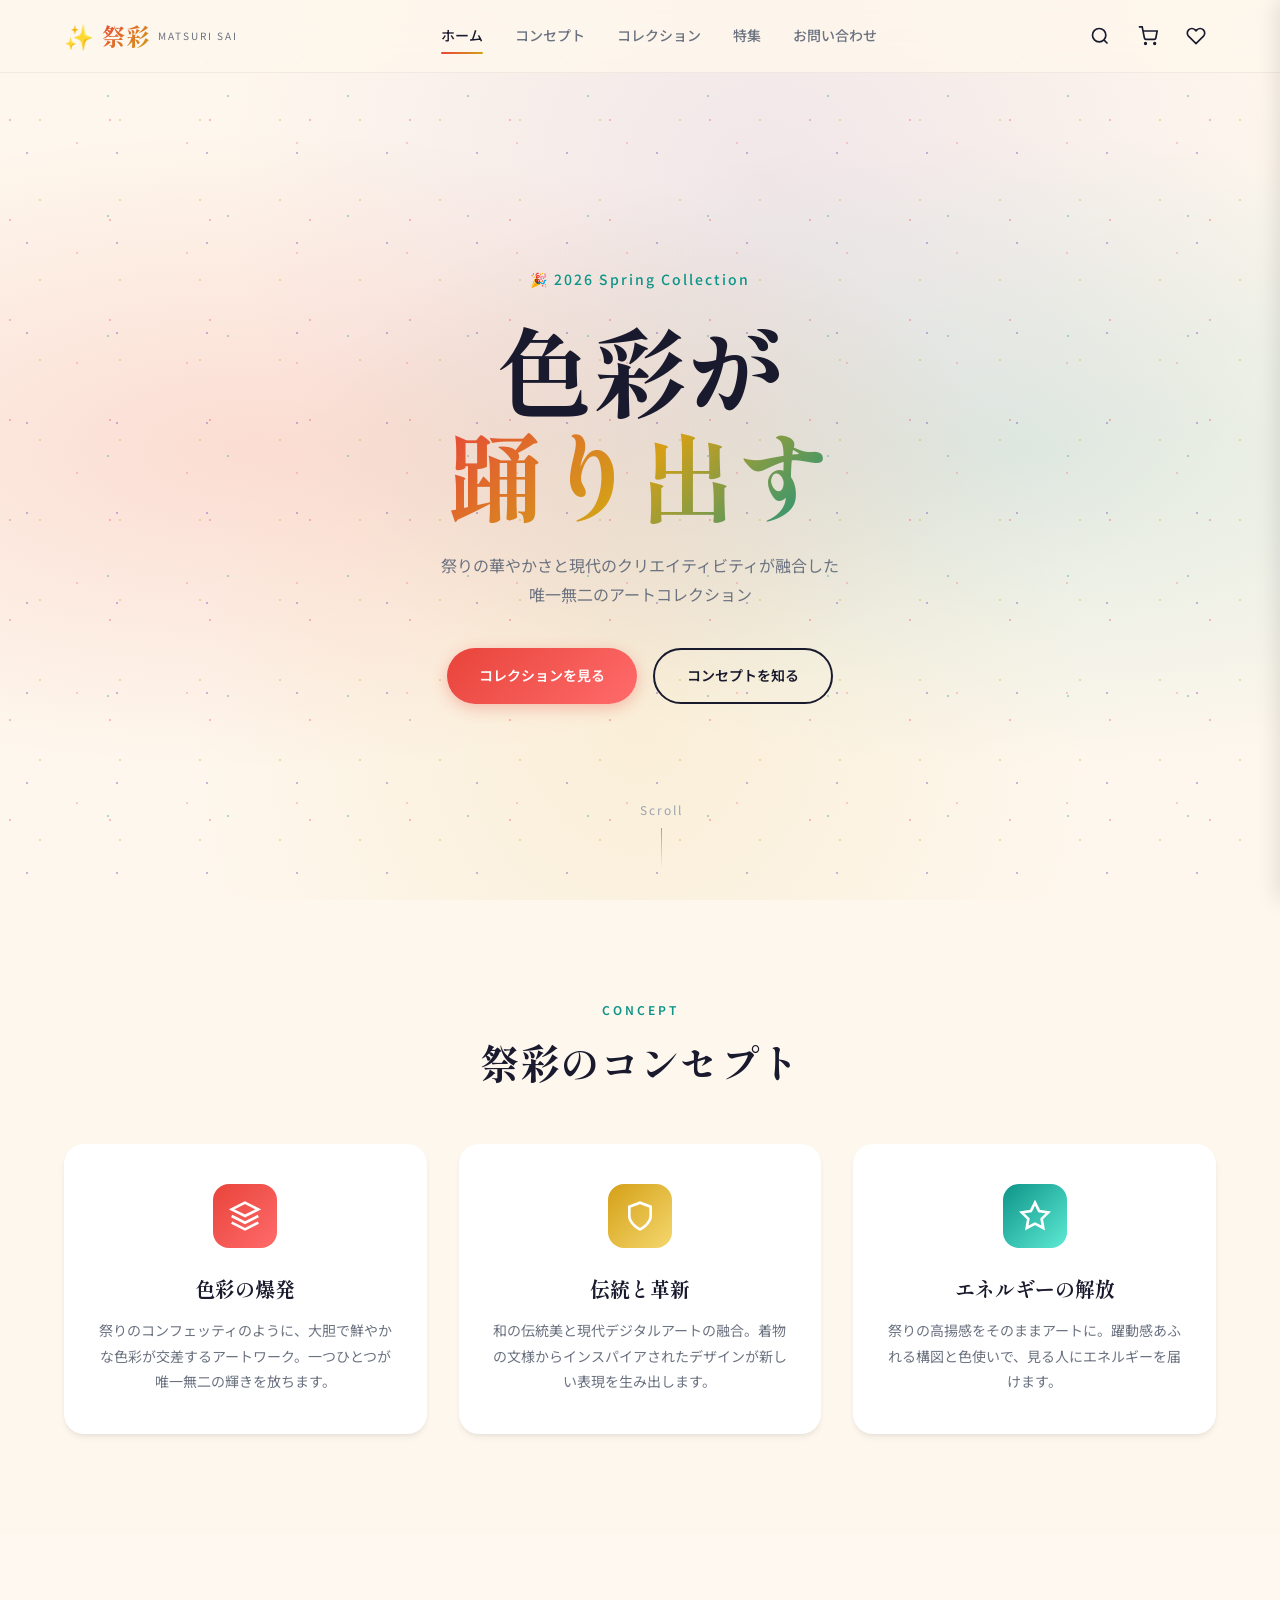
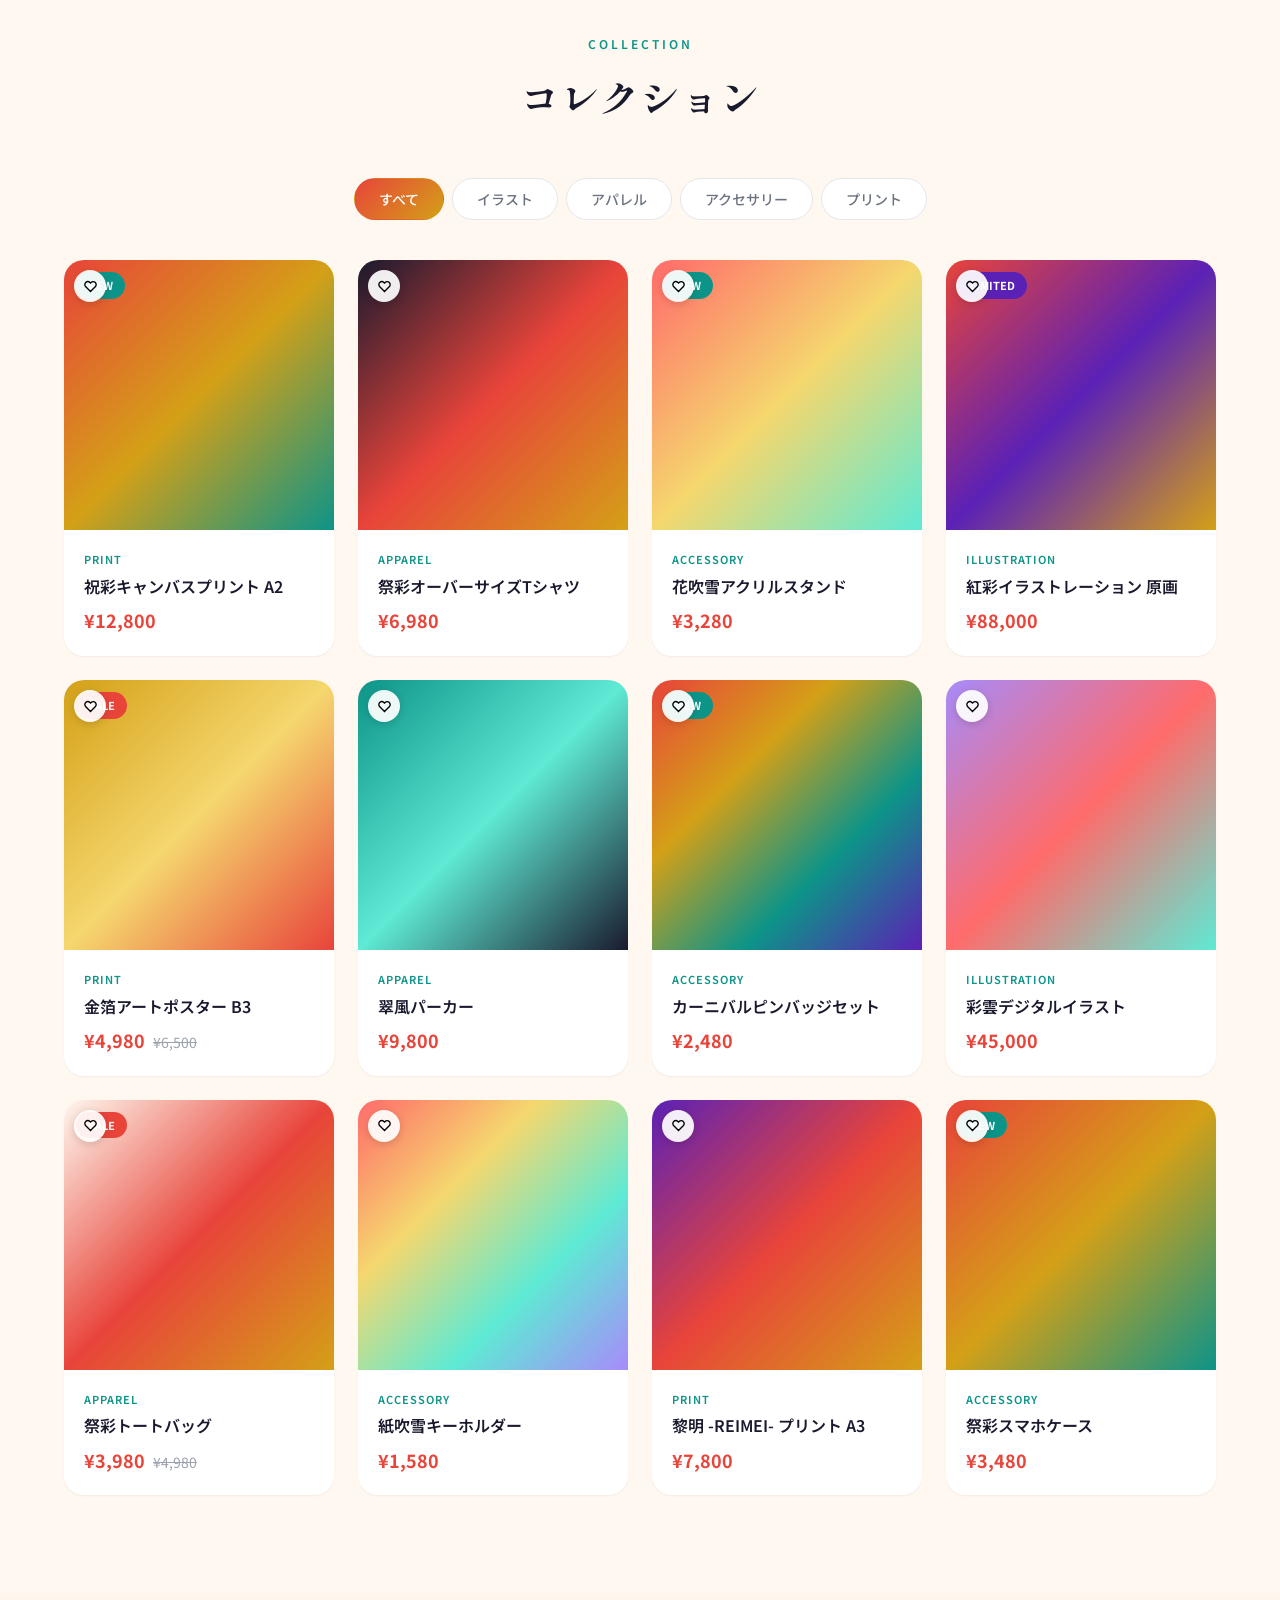
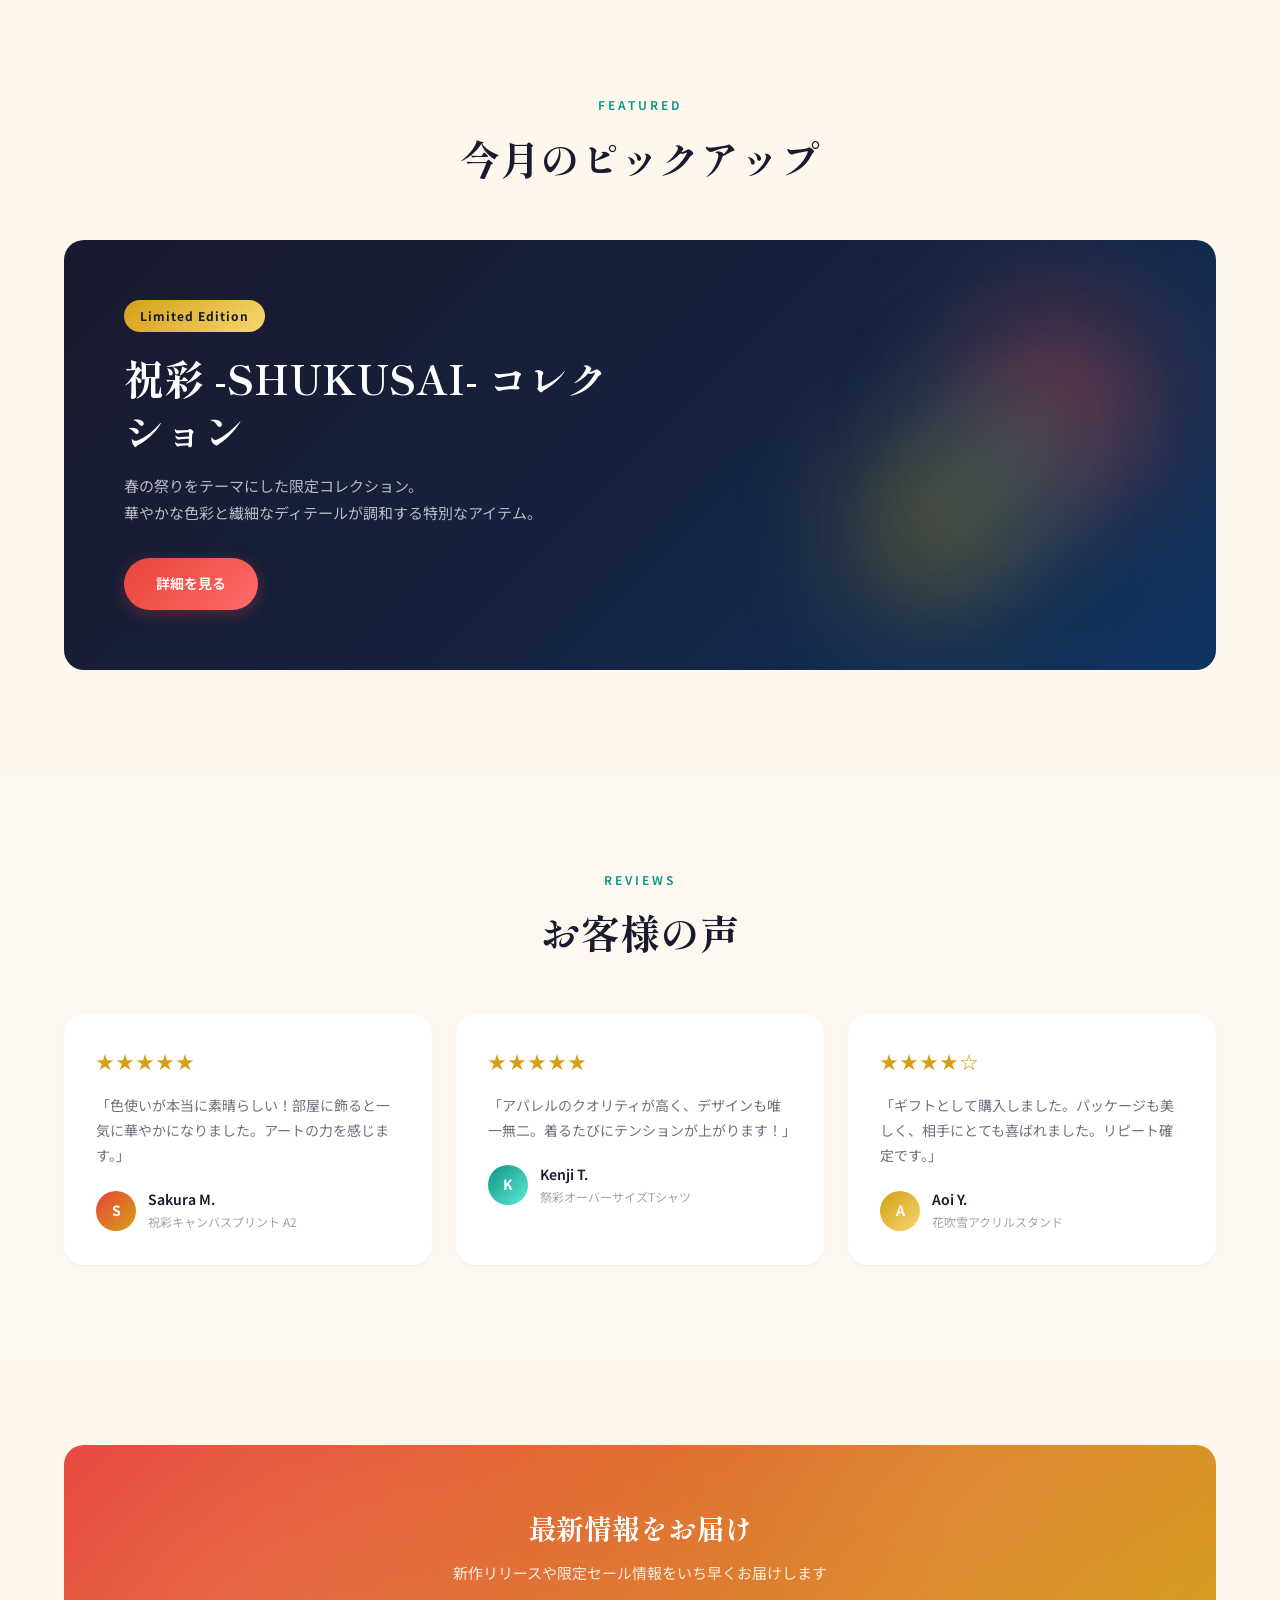
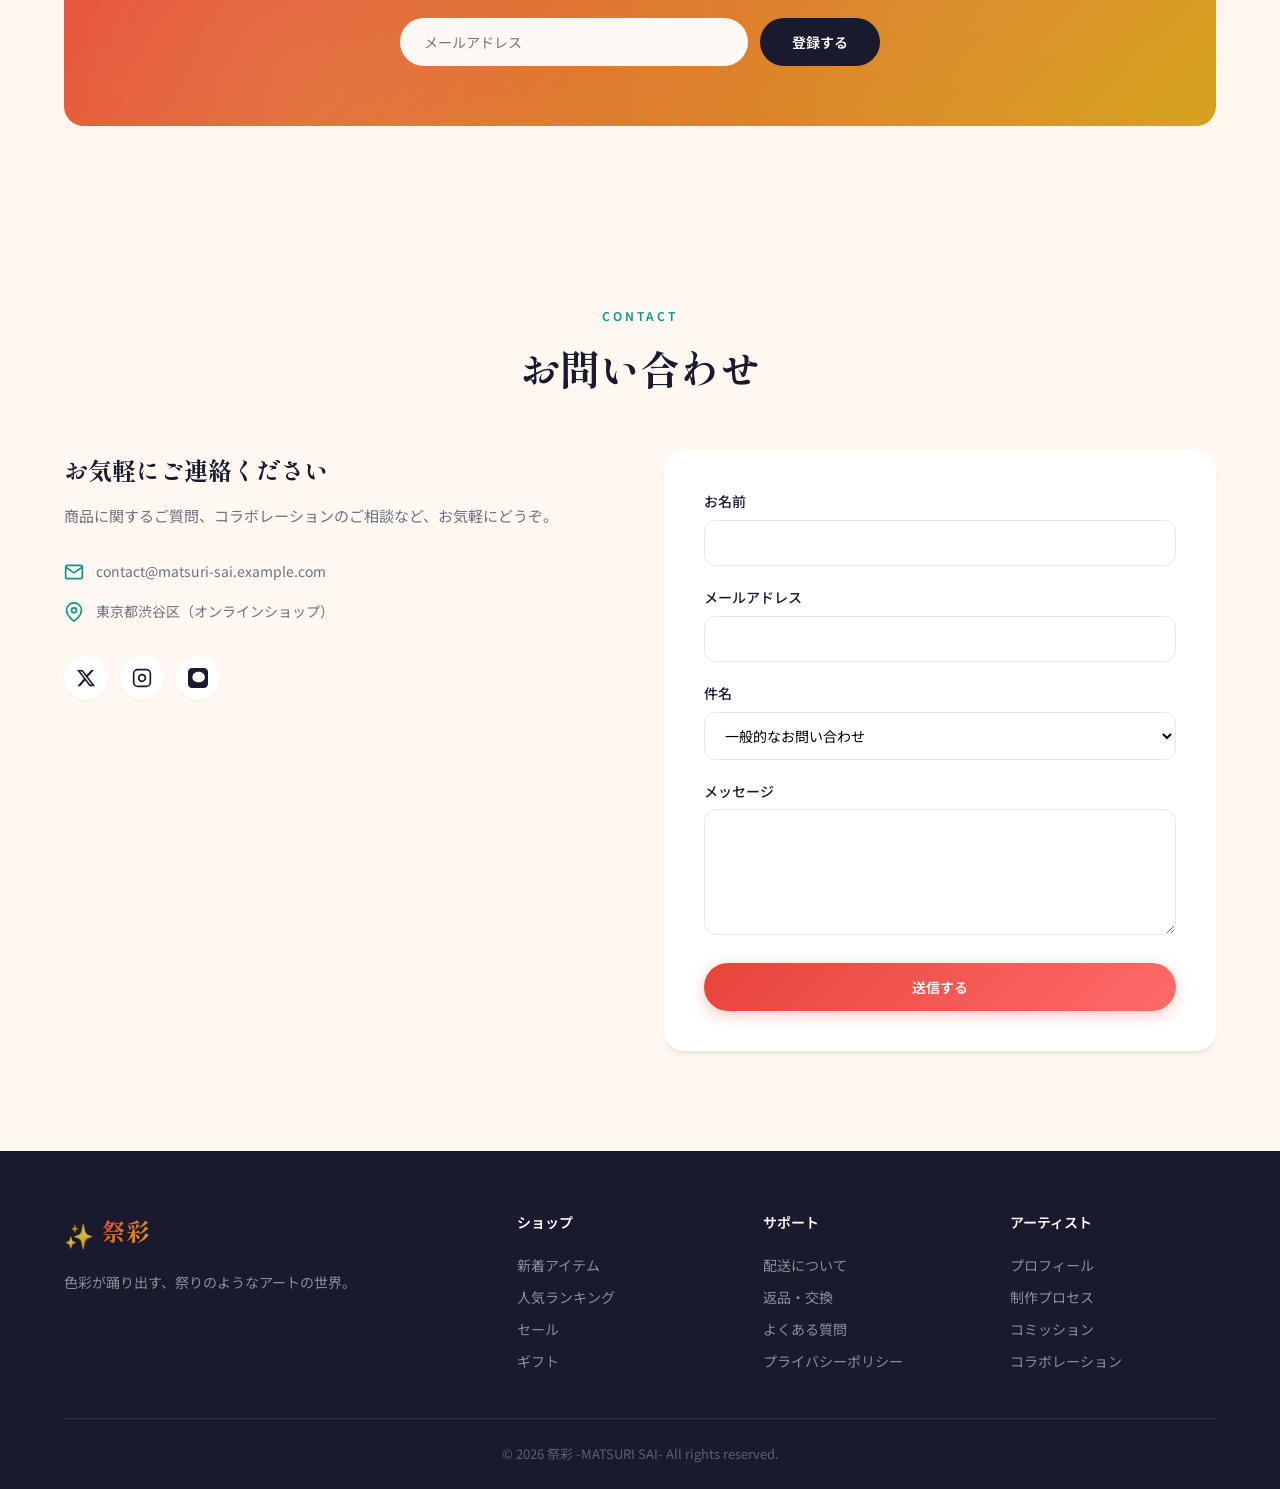
<file: index.html>
<!DOCTYPE html>
<html lang="ja">
<head>
  <meta charset="UTF-8">
  <meta name="viewport" content="width=device-width, initial-scale=1.0">
  <title>祭彩 -MATSURI SAI- | ポートフォリオ EC サイト</title>
  <link rel="stylesheet" href="css/style.css">
  <link rel="preconnect" href="https://fonts.googleapis.com">
  <link rel="preconnect" href="https://fonts.gstatic.com" crossorigin>
  <link href="https://fonts.googleapis.com/css2?family=Noto+Sans+JP:wght@300;400;500;700;900&family=Shippori+Mincho:wght@400;700&display=swap" rel="stylesheet">
</head>
<body>
  <!-- Confetti particles -->
  <div class="confetti-container" id="confetti-container"></div>

  <!-- Header / Navigation -->
  <header class="header" id="header">
    <div class="header-inner">
      <a href="index.html" class="logo">
        <span class="logo-icon">&#x2728;</span>
        <span class="logo-text">祭彩</span>
        <span class="logo-sub">MATSURI SAI</span>
      </a>
      <nav class="nav" id="nav">
        <a href="#hero" class="nav-link active">ホーム</a>
        <a href="#about" class="nav-link">コンセプト</a>
        <a href="#products" class="nav-link">コレクション</a>
        <a href="#featured" class="nav-link">特集</a>
        <a href="#contact" class="nav-link">お問い合わせ</a>
      </nav>
      <div class="header-actions">
        <button class="icon-btn search-btn" id="search-btn" aria-label="検索">
          <svg width="20" height="20" viewBox="0 0 24 24" fill="none" stroke="currentColor" stroke-width="2"><circle cx="11" cy="11" r="8"/><path d="m21 21-4.35-4.35"/></svg>
        </button>
        <button class="icon-btn cart-btn" id="cart-btn" aria-label="カート">
          <svg width="20" height="20" viewBox="0 0 24 24" fill="none" stroke="currentColor" stroke-width="2"><circle cx="9" cy="21" r="1"/><circle cx="20" cy="21" r="1"/><path d="M1 1h4l2.68 13.39a2 2 0 0 0 2 1.61h9.72a2 2 0 0 0 2-1.61L23 6H6"/></svg>
          <span class="cart-count" id="cart-count">0</span>
        </button>
        <button class="hamburger" id="hamburger" aria-label="メニュー">
          <span></span><span></span><span></span>
        </button>
      </div>
    </div>
  </header>

  <!-- Search Modal -->
  <div class="search-modal" id="search-modal">
    <div class="search-modal-inner">
      <input type="text" class="search-input" id="search-input" placeholder="アイテムを検索...">
      <button class="search-close" id="search-close">&times;</button>
    </div>
    <div class="search-results" id="search-results"></div>
  </div>

  <!-- Hero Section -->
  <section class="hero" id="hero">
    <div class="hero-bg">
      <div class="hero-gradient"></div>
      <div class="hero-pattern"></div>
    </div>
    <div class="hero-content">
      <p class="hero-tag">&#127881; 2026 Spring Collection</p>
      <h1 class="hero-title">
        <span class="hero-title-line">色彩が</span>
        <span class="hero-title-line accent">踊り出す</span>
      </h1>
      <p class="hero-desc">
        祭りの華やかさと現代のクリエイティビティが融合した<br>
        唯一無二のアートコレクション
      </p>
      <div class="hero-actions">
        <a href="#products" class="btn btn-primary">コレクションを見る</a>
        <a href="#about" class="btn btn-outline">コンセプトを知る</a>
      </div>
    </div>
    <div class="hero-scroll">
      <span>Scroll</span>
      <div class="hero-scroll-line"></div>
    </div>
  </section>

  <!-- About / Concept -->
  <section class="about" id="about">
    <div class="container">
      <div class="section-header">
        <span class="section-tag">Concept</span>
        <h2 class="section-title">祭彩のコンセプト</h2>
      </div>
      <div class="about-grid">
        <div class="about-card" data-aos="fade-up">
          <div class="about-card-icon" style="background: linear-gradient(135deg, #e8443a, #ff6b6b);">
            <svg width="32" height="32" viewBox="0 0 24 24" fill="none" stroke="white" stroke-width="2"><path d="M12 2L2 7l10 5 10-5-10-5z"/><path d="M2 17l10 5 10-5"/><path d="M2 12l10 5 10-5"/></svg>
          </div>
          <h3>色彩の爆発</h3>
          <p>祭りのコンフェッティのように、大胆で鮮やかな色彩が交差するアートワーク。一つひとつが唯一無二の輝きを放ちます。</p>
        </div>
        <div class="about-card" data-aos="fade-up" data-aos-delay="100">
          <div class="about-card-icon" style="background: linear-gradient(135deg, #d4a017, #f5d76e);">
            <svg width="32" height="32" viewBox="0 0 24 24" fill="none" stroke="white" stroke-width="2"><path d="M12 22s8-4 8-10V5l-8-3-8 3v7c0 6 8 10 8 10z"/></svg>
          </div>
          <h3>伝統と革新</h3>
          <p>和の伝統美と現代デジタルアートの融合。着物の文様からインスパイアされたデザインが新しい表現を生み出します。</p>
        </div>
        <div class="about-card" data-aos="fade-up" data-aos-delay="200">
          <div class="about-card-icon" style="background: linear-gradient(135deg, #0d9488, #5eead4);">
            <svg width="32" height="32" viewBox="0 0 24 24" fill="none" stroke="white" stroke-width="2"><polygon points="12 2 15.09 8.26 22 9.27 17 14.14 18.18 21.02 12 17.77 5.82 21.02 7 14.14 2 9.27 8.91 8.26 12 2"/></svg>
          </div>
          <h3>エネルギーの解放</h3>
          <p>祭りの高揚感をそのままアートに。躍動感あふれる構図と色使いで、見る人にエネルギーを届けます。</p>
        </div>
      </div>
    </div>
  </section>

  <!-- Category Filter -->
  <section class="products" id="products">
    <div class="container">
      <div class="section-header">
        <span class="section-tag">Collection</span>
        <h2 class="section-title">コレクション</h2>
      </div>
      <div class="filter-bar">
        <button class="filter-btn active" data-category="all">すべて</button>
        <button class="filter-btn" data-category="illustration">イラスト</button>
        <button class="filter-btn" data-category="apparel">アパレル</button>
        <button class="filter-btn" data-category="accessory">アクセサリー</button>
        <button class="filter-btn" data-category="print">プリント</button>
      </div>
      <div class="products-grid" id="products-grid">
        <!-- Products injected by JS -->
      </div>
    </div>
  </section>

  <!-- Featured / Pickup -->
  <section class="featured" id="featured">
    <div class="container">
      <div class="section-header">
        <span class="section-tag">Featured</span>
        <h2 class="section-title">今月のピックアップ</h2>
      </div>
      <div class="featured-banner">
        <div class="featured-banner-content">
          <span class="featured-label">Limited Edition</span>
          <h3 class="featured-title">祝彩 -SHUKUSAI- コレクション</h3>
          <p class="featured-desc">
            春の祭りをテーマにした限定コレクション。<br>
            華やかな色彩と繊細なディテールが調和する特別なアイテム。
          </p>
          <a href="product.html" class="btn btn-primary">詳細を見る</a>
        </div>
        <div class="featured-banner-visual">
          <div class="featured-orb orb-1"></div>
          <div class="featured-orb orb-2"></div>
          <div class="featured-orb orb-3"></div>
        </div>
      </div>
    </div>
  </section>

  <!-- Testimonials / Reviews -->
  <section class="reviews" id="reviews">
    <div class="container">
      <div class="section-header">
        <span class="section-tag">Reviews</span>
        <h2 class="section-title">お客様の声</h2>
      </div>
      <div class="reviews-slider" id="reviews-slider">
        <div class="review-card">
          <div class="review-stars">&#9733;&#9733;&#9733;&#9733;&#9733;</div>
          <p class="review-text">「色使いが本当に素晴らしい！部屋に飾ると一気に華やかになりました。アートの力を感じます。」</p>
          <div class="review-author">
            <div class="review-avatar" style="background: linear-gradient(135deg, #e8443a, #d4a017);">S</div>
            <div>
              <p class="review-name">Sakura M.</p>
              <p class="review-item">祝彩キャンバスプリント A2</p>
            </div>
          </div>
        </div>
        <div class="review-card">
          <div class="review-stars">&#9733;&#9733;&#9733;&#9733;&#9733;</div>
          <p class="review-text">「アパレルのクオリティが高く、デザインも唯一無二。着るたびにテンションが上がります！」</p>
          <div class="review-author">
            <div class="review-avatar" style="background: linear-gradient(135deg, #0d9488, #5eead4);">K</div>
            <div>
              <p class="review-name">Kenji T.</p>
              <p class="review-item">祭彩オーバーサイズTシャツ</p>
            </div>
          </div>
        </div>
        <div class="review-card">
          <div class="review-stars">&#9733;&#9733;&#9733;&#9733;&#9734;</div>
          <p class="review-text">「ギフトとして購入しました。パッケージも美しく、相手にとても喜ばれました。リピート確定です。」</p>
          <div class="review-author">
            <div class="review-avatar" style="background: linear-gradient(135deg, #d4a017, #f5d76e);">A</div>
            <div>
              <p class="review-name">Aoi Y.</p>
              <p class="review-item">花吹雪アクリルスタンド</p>
            </div>
          </div>
        </div>
      </div>
    </div>
  </section>

  <!-- Newsletter -->
  <section class="newsletter" id="newsletter">
    <div class="container">
      <div class="newsletter-inner">
        <h2 class="newsletter-title">最新情報をお届け</h2>
        <p class="newsletter-desc">新作リリースや限定セール情報をいち早くお届けします</p>
        <form class="newsletter-form" id="newsletter-form">
          <input type="email" class="newsletter-input" placeholder="メールアドレス" required>
          <button type="submit" class="btn btn-primary">登録する</button>
        </form>
      </div>
    </div>
  </section>

  <!-- Contact -->
  <section class="contact" id="contact">
    <div class="container">
      <div class="section-header">
        <span class="section-tag">Contact</span>
        <h2 class="section-title">お問い合わせ</h2>
      </div>
      <div class="contact-grid">
        <div class="contact-info">
          <h3>お気軽にご連絡ください</h3>
          <p>商品に関するご質問、コラボレーションのご相談など、お気軽にどうぞ。</p>
          <div class="contact-details">
            <div class="contact-item">
              <svg width="20" height="20" viewBox="0 0 24 24" fill="none" stroke="currentColor" stroke-width="2"><path d="M4 4h16c1.1 0 2 .9 2 2v12c0 1.1-.9 2-2 2H4c-1.1 0-2-.9-2-2V6c0-1.1.9-2 2-2z"/><polyline points="22,6 12,13 2,6"/></svg>
              <span>contact@matsuri-sai.example.com</span>
            </div>
            <div class="contact-item">
              <svg width="20" height="20" viewBox="0 0 24 24" fill="none" stroke="currentColor" stroke-width="2"><path d="M21 10c0 7-9 13-9 13s-9-6-9-13a9 9 0 0 1 18 0z"/><circle cx="12" cy="10" r="3"/></svg>
              <span>東京都渋谷区（オンラインショップ）</span>
            </div>
          </div>
          <div class="social-links">
            <a href="#" class="social-link" aria-label="Twitter">
              <svg width="20" height="20" viewBox="0 0 24 24" fill="currentColor"><path d="M18.244 2.25h3.308l-7.227 8.26 8.502 11.24H16.17l-5.214-6.817L4.99 21.75H1.68l7.73-8.835L1.254 2.25H8.08l4.713 6.231zm-1.161 17.52h1.833L7.084 4.126H5.117z"/></svg>
            </a>
            <a href="#" class="social-link" aria-label="Instagram">
              <svg width="20" height="20" viewBox="0 0 24 24" fill="none" stroke="currentColor" stroke-width="2"><rect x="2" y="2" width="20" height="20" rx="5" ry="5"/><path d="M16 11.37A4 4 0 1 1 12.63 8 4 4 0 0 1 16 11.37z"/><line x1="17.5" y1="6.5" x2="17.51" y2="6.5"/></svg>
            </a>
            <a href="#" class="social-link" aria-label="Pixiv">
              <svg width="20" height="20" viewBox="0 0 24 24" fill="currentColor"><path d="M4.935 0A4.924 4.924 0 0 0 0 4.935v14.13A4.924 4.924 0 0 0 4.935 24h14.13A4.924 4.924 0 0 0 24 19.065V4.935A4.924 4.924 0 0 0 19.065 0zm7.81 4.547c2.181 0 4.058.676 5.399 1.847a6.118 6.118 0 0 1 2.116 4.66c.005 1.854-.88 3.476-2.257 4.563-1.375 1.1-3.215 1.545-5.258 1.545-2.043 0-3.883-.445-5.258-1.545C6.11 14.517 5.225 12.895 5.23 11.04a6.118 6.118 0 0 1 2.116-4.66C8.687 5.223 10.564 4.547 12.745 4.547z"/></svg>
            </a>
          </div>
        </div>
        <form class="contact-form" id="contact-form">
          <div class="form-group">
            <label for="name">お名前</label>
            <input type="text" id="name" required>
          </div>
          <div class="form-group">
            <label for="email">メールアドレス</label>
            <input type="email" id="email" required>
          </div>
          <div class="form-group">
            <label for="subject">件名</label>
            <select id="subject">
              <option value="general">一般的なお問い合わせ</option>
              <option value="order">ご注文について</option>
              <option value="collab">コラボレーション</option>
              <option value="other">その他</option>
            </select>
          </div>
          <div class="form-group">
            <label for="message">メッセージ</label>
            <textarea id="message" rows="5" required></textarea>
          </div>
          <button type="submit" class="btn btn-primary btn-full">送信する</button>
        </form>
      </div>
    </div>
  </section>

  <!-- Cart Sidebar -->
  <div class="cart-overlay" id="cart-overlay"></div>
  <aside class="cart-sidebar" id="cart-sidebar">
    <div class="cart-header">
      <h3>ショッピングカート</h3>
      <button class="cart-close" id="cart-close">&times;</button>
    </div>
    <div class="cart-items" id="cart-items">
      <div class="cart-empty" id="cart-empty">
        <svg width="48" height="48" viewBox="0 0 24 24" fill="none" stroke="currentColor" stroke-width="1.5"><circle cx="9" cy="21" r="1"/><circle cx="20" cy="21" r="1"/><path d="M1 1h4l2.68 13.39a2 2 0 0 0 2 1.61h9.72a2 2 0 0 0 2-1.61L23 6H6"/></svg>
        <p>カートは空です</p>
      </div>
    </div>
    <div class="cart-footer" id="cart-footer" style="display:none;">
      <div class="cart-total">
        <span>合計</span>
        <span id="cart-total-price">&yen;0</span>
      </div>
      <button class="btn btn-primary btn-full">レジに進む</button>
    </div>
  </aside>

  <!-- Footer -->
  <footer class="footer">
    <div class="container">
      <div class="footer-grid">
        <div class="footer-brand">
          <a href="index.html" class="logo">
            <span class="logo-icon">&#x2728;</span>
            <span class="logo-text">祭彩</span>
          </a>
          <p>色彩が踊り出す、祭りのようなアートの世界。</p>
        </div>
        <div class="footer-links">
          <h4>ショップ</h4>
          <a href="#">新着アイテム</a>
          <a href="#">人気ランキング</a>
          <a href="#">セール</a>
          <a href="#">ギフト</a>
        </div>
        <div class="footer-links">
          <h4>サポート</h4>
          <a href="#">配送について</a>
          <a href="#">返品・交換</a>
          <a href="#">よくある質問</a>
          <a href="#">プライバシーポリシー</a>
        </div>
        <div class="footer-links">
          <h4>アーティスト</h4>
          <a href="#">プロフィール</a>
          <a href="#">制作プロセス</a>
          <a href="#">コミッション</a>
          <a href="#">コラボレーション</a>
        </div>
      </div>
      <div class="footer-bottom">
        <p>&copy; 2026 祭彩 -MATSURI SAI- All rights reserved.</p>
      </div>
    </div>
  </footer>

  <script src="js/plugin-manager.js"></script>
  <script src="js/app.js"></script>
  <script src="js/plugins/analytics.js"></script>
  <script src="js/plugins/wishlist.js"></script>
</body>
</html>
</file>
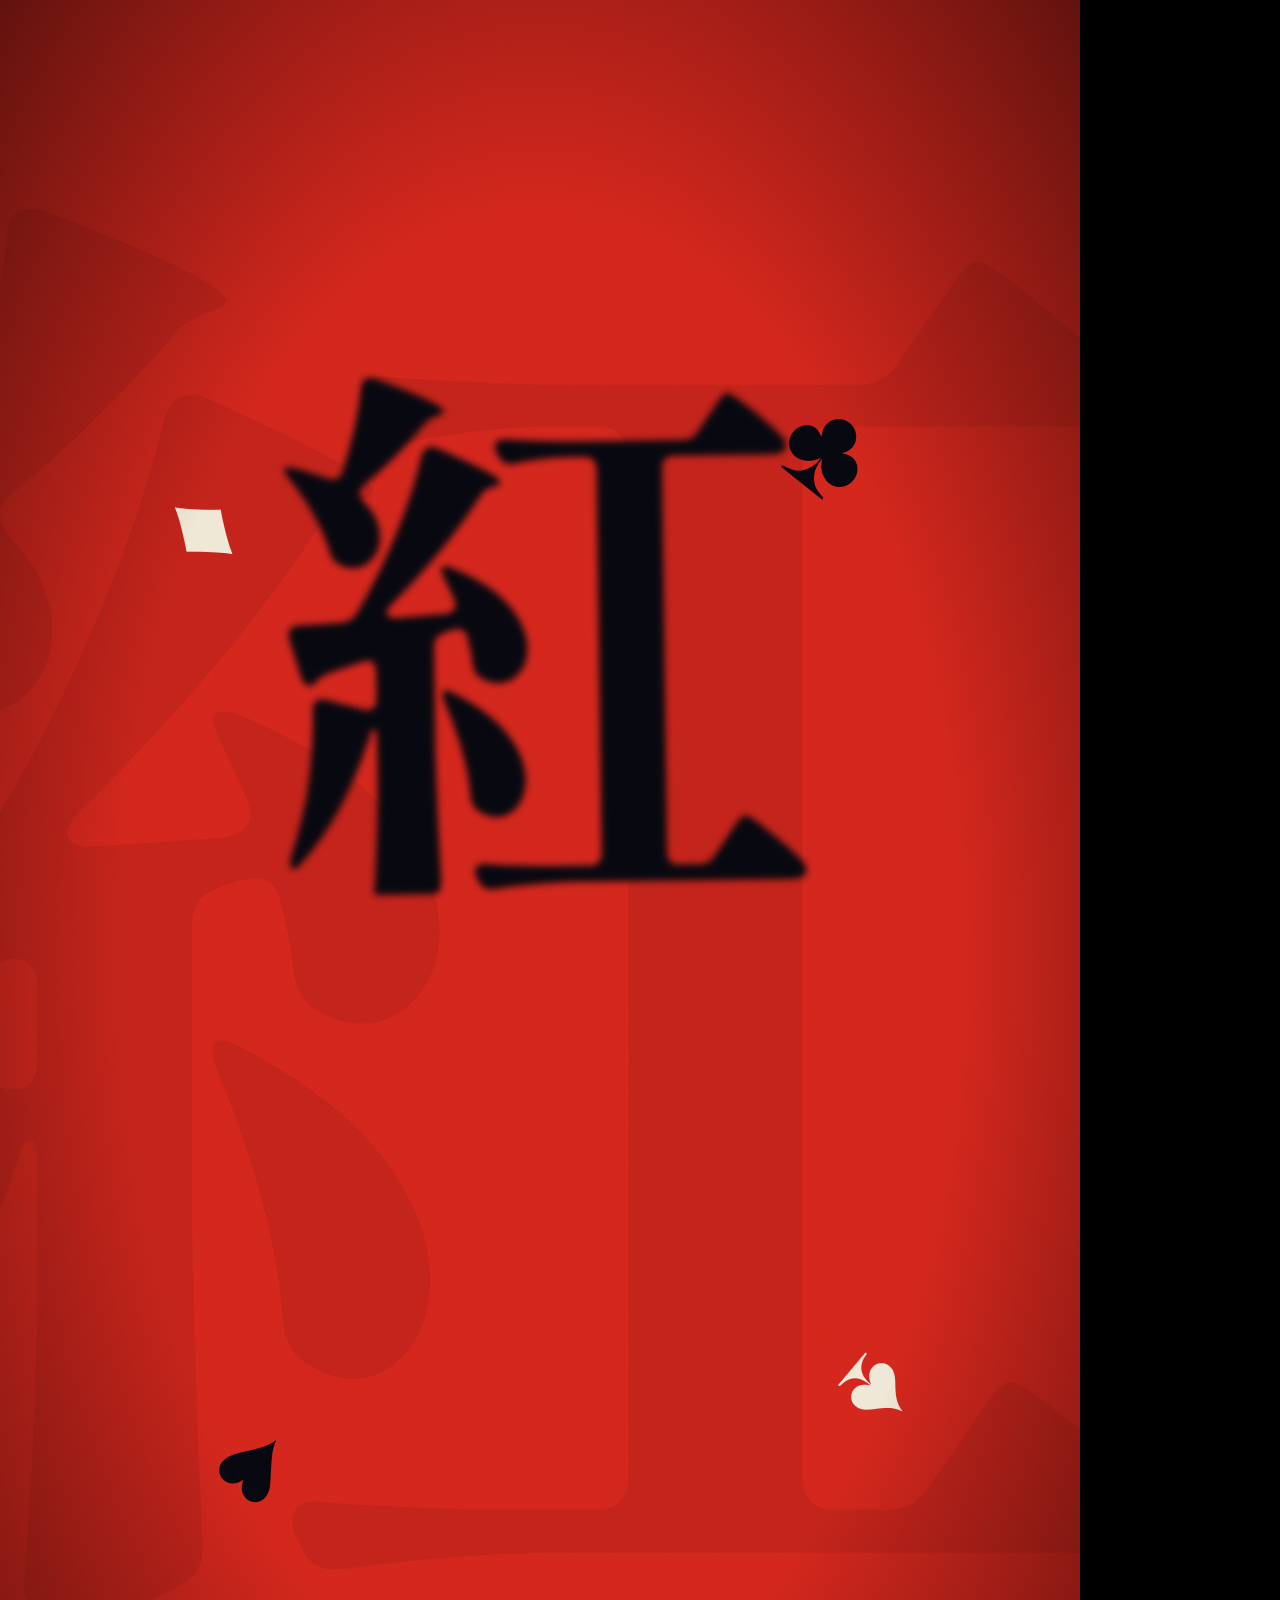
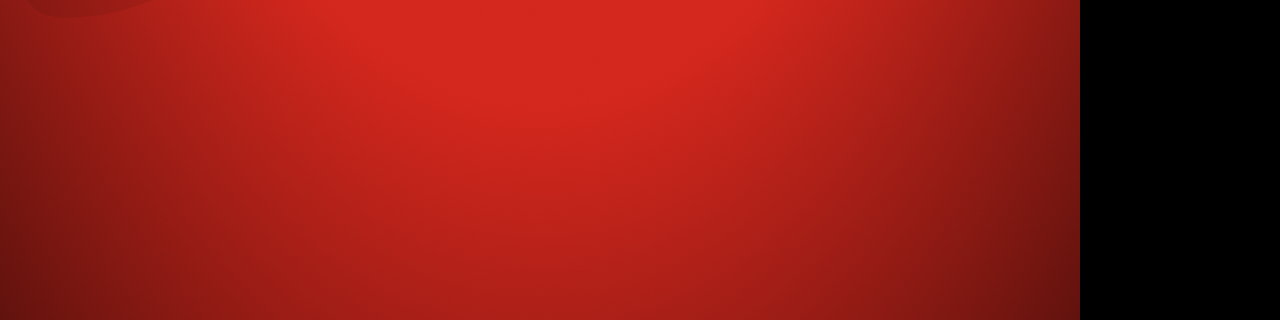
<file: motion/index.html>
<!DOCTYPE html>
<html lang="ja">
<head>
<meta charset="UTF-8">
<title>紅扇 — 15s Motion Reel</title>
<style>
@font-face { font-family: "Mincho"; src: url(fonts/mincho.woff2) format("woff2"); font-weight: 800; }
@font-face { font-family: "Cinzel"; src: url(fonts/cinzel500.woff2) format("woff2"); font-weight: 500; }
@font-face { font-family: "Cinzel"; src: url(fonts/cinzel900.woff2) format("woff2"); font-weight: 900; }
:root {
  --ink: #07080f; --crimson: #d3261c; --crimson-d: #7d110c; --indigo: #16213d;
  --cream: #efe8d6; --gold: #d8b25a; --gold-l: #f6e3a4; --gold-d: #8f6a22;
}
* { margin: 0; padding: 0; box-sizing: border-box; }
html, body { width: 1080px; height: 1920px; overflow: hidden; background: #000; }
#stage { position: relative; width: 1080px; height: 1920px; overflow: hidden; background: var(--ink); }
#cam { position: absolute; inset: 0; transform-origin: 50% 50%; }
.scene { position: absolute; inset: 0; overflow: hidden; display: none; }
.abs { position: absolute; }
.center { left: 50%; top: 50%; }
.img { background: url(assets/geisha.jpg) no-repeat; will-change: transform; }
.mincho { font-family: "Mincho", serif; font-weight: 800; }
.cinzel { font-family: "Cinzel", serif; }
#fx, #flash, #grain, #vig { position: absolute; inset: 0; pointer-events: none; }
#flash { background: #fff; opacity: 0; mix-blend-mode: normal; }
#vig { background: radial-gradient(ellipse at 50% 50%, transparent 55%, rgba(0,0,0,.55) 100%); }
#grain {
  opacity: .09; mix-blend-mode: overlay;
  background-image: url("data:image/svg+xml,%3Csvg xmlns='http://www.w3.org/2000/svg' width='300' height='300'%3E%3Cfilter id='n'%3E%3CfeTurbulence type='fractalNoise' baseFrequency='.85' numOctaves='3' stitchTiles='stitch'/%3E%3C/filter%3E%3Crect width='100%25' height='100%25' filter='url(%23n)'/%3E%3C/svg%3E");
}

/* S1 */
#s1-line { left: 0; top: 959px; height: 2px; width: 1080px; background: linear-gradient(90deg, transparent, var(--gold-l), transparent); transform-origin: 50% 50%; }
#s1-sun { width: 640px; height: 640px; margin: -320px 0 0 -320px; border-radius: 50%;
  background: radial-gradient(circle at 40% 35%, #ff4b37, var(--crimson) 55%, var(--crimson-d)); box-shadow: 0 0 160px rgba(211,38,28,.6); }
#s1-ring { width: 640px; height: 640px; margin: -320px 0 0 -320px; border-radius: 50%; border: 3px solid var(--gold); }
#s1-txt { width: 1080px; left: 0; top: 1360px; text-align: center; color: var(--gold); font-size: 30px; letter-spacing: .5em; }

/* S2 */
#s2 { background: var(--crimson); }
#s2-bgk { left: -200px; top: 80px; font-size: 1500px; line-height: 1; color: rgba(0,0,0,.08); white-space: nowrap; }
.kanji { font-size: 560px; line-height: 1; color: var(--ink); width: 600px; text-align: center; margin-left: -300px; }
.kanji .half { position: absolute; left: 0; width: 100%; overflow: hidden; }
.suit { font-size: 120px; line-height: 1; color: var(--cream); width: 120px; height: 120px; margin: -60px 0 0 -60px; text-align: center; }
#s2-bar { left: 0; width: 1080px; height: 18px; background: var(--ink); }

/* S3 */
#s3-face { left: 0; top: 0; width: 1080px; height: 1920px; }
#s3-big { left: 0; top: 620px; font-size: 330px; white-space: nowrap; color: transparent; -webkit-text-stroke: 5px var(--gold-l); font-weight: 900; letter-spacing: .02em; }
#s3-big2 { left: 0; top: 1060px; font-size: 330px; white-space: nowrap; color: var(--crimson); font-weight: 900; mix-blend-mode: multiply; }
#s3-band { right: 58px; top: 300px; width: 200px; height: 1170px; background: rgba(7,8,15,.9);
  box-shadow: 0 30px 80px rgba(0,0,0,.55), inset 0 0 0 2px var(--gold), inset 0 0 0 10px rgba(7,8,15,.9), inset 0 0 0 11px rgba(216,178,90,.6); }
#s3-band { display: flex; align-items: center; justify-content: center; }
#s3-vert { display: flex; flex-direction: column; gap: 12px; margin-top: 50px; font-size: 92px; color: var(--cream); text-shadow: 0 0 18px rgba(0,0,0,.6); }
/* one fixed 1em cell per character so every glyph sits on the same axis */
#s3-vert span { display: block; width: 1em; height: 1em; line-height: 1em; writing-mode: vertical-rl; text-align: center; }
.wipe { left: -660px; top: -340px; width: 2400px; height: 2600px; transform-origin: 50% 50%; }

/* S4 */
.strip { left: 0; width: 1080px; height: 640px; overflow: hidden; }
.strip .img { position: absolute; }
.strip-lab { left: 60px; bottom: 36px; font-size: 34px; letter-spacing: .35em; color: var(--cream); text-shadow: 0 2px 12px rgba(0,0,0,.6); }
.strip-num { right: 60px; top: 30px; font-size: 120px; color: transparent; -webkit-text-stroke: 2px var(--gold-l); font-weight: 900; }
.rgb { position: absolute; inset: 0; mix-blend-mode: screen; opacity: 0; }

/* S5 */
#s5 { background: radial-gradient(ellipse at 50% 55%, #22325c 0%, var(--indigo) 45%, #070a16 100%); }
#s5-waves { left: 0; top: 0; width: 1080px; height: 1920px; opacity: .35; }
.card { width: 200px; height: 280px; margin: -140px 0 0 -100px; transform-style: preserve-3d; }
.card .face, .card .back { position: absolute; inset: 0; border-radius: 14px; backface-visibility: hidden; overflow: hidden; }
.card .face { background: #fbf8ef; box-shadow: 0 30px 60px rgba(0,0,0,.55); }
.card .face .img { position: absolute; }
.card .face .rank { position: absolute; left: 14px; top: 10px; font-size: 44px; line-height: 1; font-weight: 900; }
.card .face .pip { position: absolute; left: 0; right: 0; top: 70px; text-align: center; font-size: 130px; line-height: 1; }
.card .face .art { position: absolute; inset: 0; opacity: 0; }
.card .back { transform: rotateY(180deg); background: var(--crimson-d); border: 6px solid var(--gold); box-shadow: 0 30px 60px rgba(0,0,0,.55); }
.card .back::after { content: "紅"; position: absolute; left: 50%; top: 50%; width: 90px; height: 90px; margin: -45px 0 0 -45px; border-radius: 50%;
  background: var(--ink); border: 2px solid var(--gold); color: var(--gold-l); font: 800 52px/86px "Mincho", serif; text-align: center; }
.red { color: var(--crimson); } .blk { color: var(--ink); }
#s5-title { left: 0; width: 1080px; top: 330px; text-align: center; color: var(--gold-l); font-size: 64px; letter-spacing: .3em; font-weight: 900; }
#s5-sub { left: 0; width: 1080px; top: 1500px; text-align: center; color: var(--cream); font-size: 50px; letter-spacing: .4em; }

/* S6 */
#s6 { background: var(--ink); perspective: 1800px; }
#s6-sun { width: 1000px; height: 1000px; left: 40px; top: 360px; border-radius: 50%;
  background: radial-gradient(circle at 40% 35%, #ff4b37, var(--crimson) 55%, var(--crimson-d)); }
#s6-panel { left: 190px; top: 460px; width: 700px; height: 1050px; transform-style: preserve-3d; }
#s6-panel .frame { position: absolute; inset: -16px; background: linear-gradient(135deg, var(--gold-l), var(--gold) 40%, var(--gold-d)); box-shadow: 0 80px 120px rgba(0,0,0,.7); }
#s6-panel .art { position: absolute; inset: 0; background: url(assets/geisha.jpg) center / cover; }
#s6-panel .shine { position: absolute; inset: 0; background: linear-gradient(115deg, transparent 35%, rgba(255,255,255,.35) 50%, transparent 65%); background-size: 300% 100%; }
.kin { left: 70px; font-size: 118px; line-height: 1; color: var(--cream); font-weight: 900; white-space: nowrap; }
.kin.gold { color: var(--gold-l); }

/* S7 */
#s7 { background: var(--ink); }
#s7-mark { width: 460px; height: 460px; margin: -230px 0 0 -230px; border-radius: 50%; background: radial-gradient(circle at 40% 35%, #ff4b37, var(--crimson) 55%, var(--crimson-d)); }
#s7-ring { width: 520px; height: 520px; margin: -260px 0 0 -260px; border-radius: 50%; border: 3px solid var(--gold); }
#s7-logo { width: 460px; margin-left: -230px; margin-top: -150px; text-align: center; font-size: 180px; line-height: 300px; color: var(--cream); letter-spacing: -.02em; white-space: nowrap; }
#s7-logo span { display: inline-block; }
#s7-en { left: 0; width: 1080px; top: 1300px; text-align: center; font-size: 76px; letter-spacing: .28em; font-weight: 900;
  background: linear-gradient(100deg, var(--gold-d) 0%, var(--gold) 35%, #fffbe8 50%, var(--gold) 65%, var(--gold-d) 100%); background-size: 300% 100%;
  -webkit-background-clip: text; background-clip: text; color: transparent; }
#s7-sub { left: 0; width: 1080px; top: 1410px; text-align: center; font-size: 26px; letter-spacing: .8em; color: var(--gold); }
#s7-tag { left: 0; width: 1080px; top: 1560px; text-align: center; font-size: 60px; letter-spacing: .3em; color: var(--cream); }
#s7-tag span { display: inline-block; }
#s7-rule { left: 340px; width: 400px; top: 1490px; height: 2px; background: var(--gold); }
</style>
</head>
<body>
<div id="stage">
  <div id="cam">
    <!-- S1: ignition -->
    <section class="scene" id="s1">
      <div class="abs" id="s1-line"></div>
      <div class="abs center" id="s1-ring"></div>
      <div class="abs center" id="s1-sun"></div>
      <div class="abs cinzel" id="s1-txt">BENI-OUGI&nbsp;PRESENTS</div>
    </section>

    <!-- S2: kanji slam -->
    <section class="scene" id="s2">
      <div class="abs mincho" id="s2-bgk">紅扇紅扇</div>
      <div class="abs kanji mincho" id="k1" style="left:540px;top:330px;height:560px"></div>
      <div class="abs kanji mincho" id="k2" style="left:540px;top:1000px;height:560px"></div>
      <div class="abs suit center" data-s="0">♠</div>
      <div class="abs suit center" data-s="1">♥</div>
      <div class="abs suit center" data-s="2">♦</div>
      <div class="abs suit center" data-s="3">♣</div>
      <div class="abs" id="s2-bar"></div>
    </section>

    <!-- S3: face reveal -->
    <section class="scene" id="s3">
      <div class="abs img" id="s3-face"></div>
      <div class="abs cinzel" id="s3-big">GRACE GRACE GRACE</div>
      <div class="abs cinzel" id="s3-big2">FORTUNE FORTUNE</div>
      <div class="abs" id="s3-band"><div class="mincho" id="s3-vert"></div></div>
      <div class="abs wipe" id="w3" style="background:var(--gold)"></div>
      <div class="abs wipe" id="w2" style="background:var(--indigo)"></div>
      <div class="abs wipe" id="w1" style="background:var(--crimson)"></div>
    </section>

    <!-- S4: beat cuts -->
    <section class="scene" id="s4"></section>

    <!-- S5: card fan -->
    <section class="scene" id="s5">
      <canvas class="abs" id="s5-waves" width="1080" height="1920"></canvas>
      <div class="abs cinzel" id="s5-title">DEAL&nbsp;THE&nbsp;NIGHT</div>
      <div class="abs mincho" id="s5-sub">五枚の運命</div>
      <div id="cards" style="position:absolute;inset:0;perspective:1600px"></div>
    </section>

    <!-- S6: hero -->
    <section class="scene" id="s6">
      <div class="abs" id="s6-sun"></div>
      <div class="abs" id="s6-panel"><div class="frame"></div><div class="art"></div><div class="shine"></div></div>
      <div class="abs kin cinzel" id="kin1" style="top:180px">FORTUNE</div>
      <div class="abs kin cinzel gold" id="kin2" style="top:300px">FAVORS</div>
      <div class="abs kin cinzel" id="kin3" style="top:1590px">THE GRACEFUL</div>
    </section>

    <!-- S7: logo -->
    <section class="scene" id="s7">
      <div class="abs center" id="s7-ring"></div>
      <div class="abs center" id="s7-mark"></div>
      <div class="abs center mincho" id="s7-logo"><span>紅</span><span>扇</span></div>
      <div class="abs cinzel" id="s7-en">BENI-OUGI</div>
      <div class="abs" id="s7-rule"></div>
      <div class="abs cinzel" id="s7-sub">ROYAL CASINO</div>
      <div class="abs mincho" id="s7-tag"></div>
    </section>
  </div>
  <canvas id="fx" width="1080" height="1920"></canvas>
  <div id="vig"></div>
  <div id="grain"></div>
  <div id="flash"></div>
</div>

<script>
// =====================================================================
//  Deterministic motion timeline. render(t) paints the frame at time t
//  (seconds) from scratch, so the renderer can capture any frame in any
//  order. 120 BPM → one beat = 0.5s; cuts and hits land on the grid.
// =====================================================================
const W = 1080, H = 1920, IMG_W = 896, IMG_H = 1344;
const $ = (s) => document.querySelector(s);
const $$ = (s) => [...document.querySelectorAll(s)];

// ---------- math / easing ----------
const clamp = (x, a = 0, b = 1) => Math.min(b, Math.max(a, x));
const P = (t, a, b) => clamp((t - a) / (b - a));
const lerp = (a, b, k) => a + (b - a) * k;
const E = {
  outCubic: (x) => 1 - Math.pow(1 - x, 3),
  inCubic: (x) => x * x * x,
  inOutCubic: (x) => (x < .5 ? 4 * x * x * x : 1 - Math.pow(-2 * x + 2, 3) / 2),
  outExpo: (x) => (x === 1 ? 1 : 1 - Math.pow(2, -10 * x)),
  inExpo: (x) => (x === 0 ? 0 : Math.pow(2, 10 * x - 10)),
  inOutExpo: (x) => x === 0 ? 0 : x === 1 ? 1 : x < .5 ? Math.pow(2, 20 * x - 10) / 2 : (2 - Math.pow(2, -20 * x + 10)) / 2,
  outBack: (x, s = 1.70158) => 1 + (s + 1) * Math.pow(x - 1, 3) + s * Math.pow(x - 1, 2),
  outElastic: (x) => x === 0 ? 0 : x === 1 ? 1 : Math.pow(2, -10 * x) * Math.sin((x * 10 - .75) * (2 * Math.PI) / 3) + 1,
  outQuint: (x) => 1 - Math.pow(1 - x, 5),
};
// deterministic PRNG
function rng(seed) { return () => ((seed = (seed * 16807) % 2147483647) - 1) / 2147483646; }

// position an image layer so that normalized image point (cx,cy) sits at
// the container centre with `zoom` × cover scale
function crop(el, w, h, cx, cy, zoom, ox = 0, oy = 0) {
  const s = Math.max(w / IMG_W, h / IMG_H) * zoom;
  const bw = IMG_W * s, bh = IMG_H * s;
  let x = w / 2 - cx * bw + ox, y = h / 2 - cy * bh + oy;
  x = clamp(x, w - bw, 0); y = clamp(y, h - bh, 0);
  el.style.width = bw + "px"; el.style.height = bh + "px";
  el.style.backgroundSize = "100% 100%";
  el.style.transform = `translate3d(${x}px, ${y}px, 0)`;
}
const show = (id, on) => { $(id).style.display = on ? "block" : "none"; };
const tf = (el, s) => { el.style.transform = s; };

// ---------- global cues (seconds) ----------
const HITS = [0.5, 1.8, 2.3, 3.0, 5.0, 5.5, 6.0, 6.5, 7.0, 7.5, 8.5, 9.5, 10.0, 12.5, 13.5];
function shakeAt(t) {
  let a = 0;
  for (const h of HITS) { const d = t - h; if (d >= 0 && d < .35) a += (1 - d / .35) ** 2 * (h === 13.5 || h === 1.8 ? 26 : 12); }
  return a;
}

// ---------- build dynamic DOM ----------
// S2 kanji split into two halves each so they can shear apart
[["#k1", "紅"], ["#k2", "扇"]].forEach(([id, ch]) => {
  $(id).innerHTML = `<div class="half" style="top:0;height:280px"><div style="height:560px">${ch}</div></div>` +
    `<div class="half" style="top:280px;height:280px"><div style="height:560px;margin-top:-280px">${ch}</div></div>`;
});
$("#s3-vert").innerHTML = [..."伏し目に、勝機あり。"].map((c) => `<span>${c}</span>`).join("");
$("#s7-tag").innerHTML = [..."運命を、賭けて。"].map((c) => `<span>${c}</span>`).join("");

// S4 strips: three detail crops of the illustration
const STRIPS = [
  { cx: .50, cy: .115, z: 2.6, lab: "KANZASHI", n: "01", dir: -1 },
  { cx: .20, cy: .435, z: 2.9, lab: "THE HAND", n: "02", dir: 1 },
  { cx: .56, cy: .56, z: 2.3, lab: "KIMONO", n: "03", dir: -1 },
];
$("#s4").innerHTML = STRIPS.map((s, i) => `
  <div class="abs strip" id="st${i}" style="top:${i * 640}px">
    <div class="img" id="sti${i}"></div>
    <div class="rgb img" id="str${i}"></div>
    <div class="abs strip-lab cinzel">${s.lab}</div>
    <div class="abs strip-num cinzel">${s.n}</div>
  </div>`).join("");

// S5 cards
const CARDS = [["A", "♠", "blk"], ["K", "♥", "red"], ["A", "♥", "red"], ["Q", "♦", "red"], ["J", "♣", "blk"]];
$("#cards").innerHTML = CARDS.map(([r, s, c], i) => `
  <div class="abs card" id="c${i}">
    <div class="face"><div class="rank cinzel ${c}">${r}</div><div class="pip ${c}">${s}</div><div class="art"><div class="img" id="ci${i}"></div></div></div>
    <div class="back"></div>
  </div>`).join("");

// ---------- FX canvas (particles) ----------
const fx = $("#fx").getContext("2d");
const DUST = (() => { const r = rng(7); return Array.from({ length: 180 }, () => ({ x: r() * W, y: r() * H, s: .6 + r() * 2.4, v: 20 + r() * 60, ph: r() * 6.28, d: r() })); })();
const BURST = (() => { const r = rng(11); return Array.from({ length: 140 }, () => ({ a: r() * 6.283, v: 400 + r() * 1300, s: 1 + r() * 4, drag: 1.5 + r() * 2 })); })();
const CHIPS = (() => { const r = rng(23); return Array.from({ length: 16 }, (_, i) => ({ x: r() * W, delay: r() * .8, v: 900 + r() * 900, rot: r() * 6, spin: (r() - .5) * 12, size: 50 + r() * 60, col: ["#d3261c", "#16213d", "#0b0c14", "#d8b25a"][i % 4], flip: 3 + r() * 8 })); })();

function burst(t, t0, cx, cy, color, scale = 1) {
  const d = t - t0; if (d < 0 || d > 1.6) return;
  BURST.forEach((p) => {
    const dist = p.v * (1 - Math.exp(-p.drag * d)) / p.drag * scale;
    const x = cx + Math.cos(p.a) * dist, y = cy + Math.sin(p.a) * dist + 120 * d * d;
    const a = clamp(1 - d / 1.4);
    fx.globalAlpha = a; fx.fillStyle = color;
    fx.beginPath(); fx.arc(x, y, p.s * (1 - d * .4), 0, 6.283); fx.fill();
    // streak
    fx.globalAlpha = a * .35; fx.strokeStyle = color; fx.lineWidth = p.s * .6;
    const back = p.v * Math.exp(-p.drag * d) * .03 * scale;
    fx.beginPath(); fx.moveTo(x, y); fx.lineTo(x - Math.cos(p.a) * back, y - Math.sin(p.a) * back); fx.stroke();
  });
  fx.globalAlpha = 1;
}
function dust(t, alpha, color = "246,227,164") {
  if (alpha <= 0) return;
  DUST.forEach((p) => {
    const y = ((p.y - p.v * t) % H + H) % H, x = p.x + Math.sin(t * .8 + p.ph) * 18;
    const tw = .45 + .55 * Math.abs(Math.sin(t * 2.2 + p.ph * 3));
    fx.globalAlpha = alpha * tw * (.3 + p.d * .7);
    const g = fx.createRadialGradient(x, y, 0, x, y, p.s * 4);
    g.addColorStop(0, `rgba(${color},1)`); g.addColorStop(1, `rgba(${color},0)`);
    fx.fillStyle = g; fx.beginPath(); fx.arc(x, y, p.s * 4, 0, 6.283); fx.fill();
  });
  fx.globalAlpha = 1;
}
function chips(t, t0) {
  const d = t - t0; if (d < 0) return;
  CHIPS.forEach((c) => {
    const k = d - c.delay; if (k < 0) return;
    const y = -120 + c.v * k + 500 * k * k; if (y > H + 150) return;
    const sq = Math.abs(Math.cos(k * c.flip + c.rot));
    fx.save(); fx.translate(c.x, y); fx.rotate(c.rot + c.spin * k); fx.scale(1, .25 + sq * .75);
    // motion smear
    fx.globalAlpha = .25; fx.fillStyle = c.col;
    fx.beginPath(); fx.ellipse(0, -c.size * .5, c.size * .5, c.size * .9, 0, 0, 6.283); fx.fill();
    fx.globalAlpha = 1;
    fx.fillStyle = c.col; fx.beginPath(); fx.arc(0, 0, c.size * .5, 0, 6.283); fx.fill();
    fx.strokeStyle = "#efe8d6"; fx.lineWidth = c.size * .12; fx.setLineDash([c.size * .18, c.size * .14]);
    fx.beginPath(); fx.arc(0, 0, c.size * .42, 0, 6.283); fx.stroke(); fx.setLineDash([]);
    fx.strokeStyle = "#d8b25a"; fx.lineWidth = 2; fx.beginPath(); fx.arc(0, 0, c.size * .28, 0, 6.283); fx.stroke();
    fx.restore();
  });
}
function shockRing(t, t0, cx, cy, r0, r1, color, w = 6) {
  const d = P(t, t0, t0 + .7); if (d <= 0 || d >= 1) return;
  fx.globalAlpha = 1 - d; fx.strokeStyle = color; fx.lineWidth = w * (1 - d) + .5;
  fx.beginPath(); fx.arc(cx, cy, lerp(r0, r1, E.outExpo(d)), 0, 6.283); fx.stroke(); fx.globalAlpha = 1;
}
function speedLines(t, a, b, color) {
  const k = P(t, a, b); if (k <= 0 || k >= 1) return;
  const r = rng(99);
  fx.strokeStyle = color;
  for (let i = 0; i < 40; i++) {
    const y = r() * H, len = 300 + r() * 900, sp = 3000 + r() * 3000;
    const x = -len + ((t - a) * sp + r() * W * 2) % (W + len * 2);
    fx.globalAlpha = Math.sin(k * Math.PI) * (.15 + r() * .35); fx.lineWidth = 1 + r() * 3;
    fx.beginPath(); fx.moveTo(x, y); fx.lineTo(x + len, y); fx.stroke();
  }
  fx.globalAlpha = 1;
}

// S5 seigaiha wave pattern (drawn per frame, drifting)
const waves = $("#s5-waves").getContext("2d");
function drawWaves(t, k) {
  waves.clearRect(0, 0, W, H);
  waves.strokeStyle = "rgba(216,178,90,.6)"; waves.lineWidth = 2;
  const R = 60, off = (t * 40) % (R * 2);
  for (let row = -1, y = -R; y < H + R; y += R * .5, row++) {
    for (let x = (row % 2 ? 0 : R) - off; x < W + R * 2; x += R * 2) {
      const reveal = clamp(k * 2.2 - (y / H) * 1.2);
      if (reveal <= 0) continue;
      for (let rr = R; rr > 8; rr -= 14) { waves.beginPath(); waves.arc(x, y, rr * reveal, Math.PI, 0); waves.stroke(); }
    }
  }
}

// ---------- RENDER ----------
function render(t) {
  fx.clearRect(0, 0, W, H);
  const sc = ["#s1", "#s2", "#s3", "#s4", "#s5", "#s6", "#s7"];
  const ranges = [[0, 1.5], [1.5, 3.0], [3.0, 5.0], [5.0, 7.5], [7.5, 10.0], [10.0, 12.5], [12.5, 15.01]];
  sc.forEach((id, i) => show(id, t >= ranges[i][0] && t < ranges[i][1]));
  let flash = 0;

  // ===== S1 · Ignition (0 – 1.5) =====
  if (t < 1.5) {
    const ln = E.outExpo(P(t, .05, .45)), col = E.inExpo(P(t, .38, .5));
    tf($("#s1-line"), `scaleX(${ln * (1 - col)}) scaleY(${1 + col * 2})`);
    $("#s1-line").style.opacity = 1 - P(t, .48, .52);
    const sp = P(t, .5, 1.1);
    const s = t < .5 ? 0 : E.outElastic(sp) * lerp(1, 1.08, P(t, 1.1, 1.5));
    tf($("#s1-sun"), `scale(${s})`);
    // exit: sun expands to swallow frame
    const ex = E.inExpo(P(t, 1.2, 1.5));
    if (ex > 0) tf($("#s1-sun"), `scale(${s + ex * 4.2})`);
    const rg = P(t, .5, 1.2);
    tf($("#s1-ring"), `scale(${.3 + E.outExpo(rg) * 1.2}) rotate(${t * 40}deg)`);
    $("#s1-ring").style.opacity = t < .5 ? 0 : (1 - rg) * .9 + .1 * (1 - ex);
    const tx = P(t, .6, 1.2);
    $("#s1-txt").style.opacity = E.outCubic(tx) * (1 - ex);
    $("#s1-txt").style.letterSpacing = lerp(1.4, .5, E.outExpo(tx)) + "em";
    burst(t, .5, 540, 960, "#f6e3a4", 1);
    shockRing(t, .5, 540, 960, 100, 900, "#f6e3a4", 8);
    dust(t, P(t, .6, 1.2) * .6);
    if (t >= .5 && t < .56) flash = .5;
  }

  // ===== S2 · Kanji slam (1.5 – 3.0) =====
  if (t >= 1.5 && t < 3.0) {
    tf($("#s2-bgk"), `translateX(${-(t - 1.5) * 260}px)`);
    const slam = (el, t0) => {
      const k = P(t, t0, t0 + .22);
      const s = lerp(3.4, 1, E.outExpo(k));
      el.style.opacity = t < t0 ? 0 : 1;
      el.style.filter = `blur(${(1 - k) * 18}px)`;
      return s;
    };
    const s1 = slam($("#k1"), 1.62), s2 = slam($("#k2"), 2.12);
    // split halves apart at the out
    const sp = E.inExpo(P(t, 2.7, 3.0));
    [["#k1", s1, -1], ["#k2", s2, 1]].forEach(([id, s, dir]) => {
      tf($(id), `scale(${s}) rotate(${dir * lerp(-8, 0, E.outBack(P(t, id === "#k1" ? 1.62 : 2.12, id === "#k1" ? 1.95 : 2.45)))}deg)`);
      const halves = $(id).querySelectorAll(".half");
      tf(halves[0], `translateX(${-sp * 1300}px) skewX(${sp * -20}deg)`);
      tf(halves[1], `translateX(${sp * 1300}px) skewX(${sp * 20}deg)`);
    });
    // suits orbit
    $$(".suit").forEach((el, i) => {
      const a = (i / 4) * 6.283 + (t - 1.5) * 2.4;
      const r = lerp(900, 430, E.outExpo(P(t, 1.5, 2.1))) + sp * 800;
      const x = 540 + Math.cos(a) * r, y = 960 + Math.sin(a) * r * 1.5;
      tf(el, `translate(${x - 540}px, ${y - 960}px) rotate(${a * 57 + 90}deg) scale(${1 + Math.sin(t * 6 + i) * .08})`);
      el.style.color = i % 2 ? "#07080f" : "#efe8d6";
    });
    const bar = E.inOutExpo(P(t, 1.5, 2.9));
    $("#s2-bar").style.top = lerp(-40, 1960, bar) + "px";
    burst(t, 1.8, 540, 610, "#07080f", .8);
    burst(t, 2.3, 540, 1280, "#efe8d6", .8);
    if (t >= 1.8 && t < 1.85) flash = .35;
    speedLines(t, 2.7, 3.0, "#efe8d6");
  }

  // ===== S3 · Face reveal (3.0 – 5.0) =====
  if (t >= 3.0 && t < 5.0) {
    const k = P(t, 3.0, 5.0);
    const zin = E.outExpo(P(t, 3.0, 3.6));
    crop($("#s3-face"), W, H, lerp(.47, .44, k), lerp(.24, .27, k), lerp(4.2, 2.2, E.inOutCubic(k)) + (1 - zin) * 1.5, 0, 0);
    // three coloured wipes cover in, then leave on a diagonal
    [["#w1", 0], ["#w2", .06], ["#w3", .12]].forEach(([id, dly], i) => {
      const out = E.inOutExpo(P(t, 3.0 + dly, 3.45 + dly));
      tf($(id), `rotate(-28deg) translateY(${-2900 * out}px)`);
    });
    tf($("#s3-big"), `translateX(${lerp(200, -1800, k)}px)`);
    tf($("#s3-big2"), `translateX(${lerp(-1500, 100, k)}px)`);
    $("#s3-big").style.opacity = P(t, 3.3, 3.6);
    $("#s3-big2").style.opacity = P(t, 3.4, 3.7) * .9;
    const band = E.inOutExpo(P(t, 3.35, 3.65));
    $("#s3-band").style.clipPath = `inset(0 0 ${(1 - band) * 100}% 0)`;
    $$("#s3-vert span").forEach((sp, i) => {
      const c = E.outBack(P(t, 3.55 + i * .07, 3.85 + i * .07));
      sp.style.opacity = clamp(c);
      tf(sp, `translateY(${(1 - c) * -60}px) scale(${lerp(1.8, 1, c)})`);
      sp.style.filter = `blur(${(1 - clamp(c)) * 10}px)`;
    });
    // out: iris-close to black stripe
    dust(t, .5);
    if (t >= 4.85) flash = P(t, 4.85, 5.0) * .9;
  }

  // ===== S4 · Beat cuts (5.0 – 7.5) =====
  if (t >= 5.0 && t < 7.5) {
    STRIPS.forEach((s, i) => {
      const t0 = 5.0 + i * .5;
      const k = E.outExpo(P(t, t0, t0 + .35));
      const el = $(`#st${i}`);
      el.style.display = t >= t0 ? "block" : "none";
      // swap shuffle at 6.5, collapse at 7.0
      const sh = E.inOutExpo(P(t, 6.5, 6.8));
      const col = E.inExpo(P(t, 7.0, 7.45));
      const x = (1 - k) * s.dir * W + sh * s.dir * -W * .18;
      tf(el, `translateX(${x}px) scaleY(${1 - col})`);
      const drift = (t - t0) * 40 * s.dir;
      crop($(`#sti${i}`), W, 640, s.cx, s.cy, s.z * lerp(1.25, 1, k) * (1 + sh * .25), drift, 0);
      // chromatic offset on hits
      const hit = Math.max(0, 1 - Math.abs(t - t0) / .12, 1 - Math.abs(t - 6.5) / .12, 1 - Math.abs(t - 7.0) / .12);
      const r = $(`#str${i}`);
      r.style.opacity = hit * .55;
      crop(r, W, 640, s.cx, s.cy, s.z * lerp(1.25, 1, k) * (1 + sh * .25), drift + hit * 28, 0);
      r.style.filter = `sepia(1) saturate(8) hue-rotate(-50deg)`;
      el.querySelector(".strip-lab").style.opacity = P(t, t0 + .15, t0 + .4);
      tf(el.querySelector(".strip-num"), `translateY(${(1 - E.outBack(P(t, t0 + .1, t0 + .45))) * 160}px)`);
    });
    [5.0, 5.5, 6.0, 6.5, 7.0].forEach((h) => { if (t >= h && t < h + .045) flash = .28; });
    speedLines(t, 6.45, 6.85, "#f6e3a4");
  }

  // ===== S5 · Card fan (7.5 – 10.0) =====
  if (t >= 7.5 && t < 10.0) {
    const k = P(t, 7.5, 10);
    drawWaves(t, P(t, 7.5, 8.4));
    $("#s5-title").style.opacity = P(t, 7.9, 8.2) * (1 - P(t, 9.55, 9.75));
    $("#s5-title").style.letterSpacing = lerp(.8, .3, E.outExpo(P(t, 7.9, 8.6))) + "em";
    $("#s5-sub").style.opacity = P(t, 8.6, 8.9) * (1 - P(t, 9.55, 9.75));
    const BAND_W = 1000, cardW = 200, cardH = 280;
    CARDS.forEach((_, i) => {
      const el = $(`#c${i}`);
      const t0 = 7.55 + i * .08;
      const fly = E.outExpo(P(t, t0, t0 + .6));
      // fan pose
      const fanA = (i - 2) * 16, fanR = 700;
      const fx0 = Math.sin(fanA * Math.PI / 180) * fanR, fy0 = -Math.cos(fanA * Math.PI / 180) * fanR + fanR;
      // row pose (mosaic band) at 9.5
      const row = E.inOutExpo(P(t, 9.35, 9.8));
      const rx = (i - 2) * cardW * 1.08, ry = 0;
      const x = lerp(lerp((i - 2) * 60, fx0, fly), rx, row);
      const y = lerp(lerp(1400, fy0 + 40, fly), ry, row);
      const rot = lerp(lerp(90 - i * 40, fanA, fly), 0, row);
      // flip: back (180) → face (0) during fly, then face shows art at 8.5
      const flip = lerp(180 + 360, 0, E.outCubic(P(t, t0, t0 + .75)));
      const sc = lerp(1.4, 1.08, row) * (1 + Math.max(0, 1 - Math.abs(t - 8.5) / .15) * .06);
      tf(el, `translate(${540 + x}px, ${960 + y}px) rotate(${rot}deg) rotateY(${flip}deg) scale(${sc})`);
      el.style.left = "0px"; el.style.top = "0px";
      // artwork slice
      const art = el.querySelector(".art");
      const reveal = E.inOutCubic(P(t, 8.45 + i * .06, 8.75 + i * .06));
      art.style.opacity = reveal;
      art.style.clipPath = `inset(${(1 - reveal) * 100}% 0 0 0)`;
      const bandScale = BAND_W / IMG_W, bh = IMG_H * bandScale;
      const img = $(`#ci${i}`);
      img.style.width = BAND_W + "px"; img.style.height = bh + "px"; img.style.backgroundSize = "100% 100%";
      tf(img, `translate(${-i * cardW}px, ${-(bh * .44 - cardH / 2)}px)`);
      const radius = lerp(14, 0, row); el.querySelectorAll(".face,.back").forEach((f) => (f.style.borderRadius = radius + "px"));
    });
    chips(t, 8.5);
    shockRing(t, 8.5, 540, 1100, 80, 700, "#f6e3a4", 5);
    dust(t, .55);
    if (t >= 8.5 && t < 8.55) flash = .3;
  }

  // ===== S6 · Hero panel (10.0 – 12.5) =====
  if (t >= 10.0 && t < 12.5) {
    const k = P(t, 10, 12.5);
    const grow = E.outExpo(P(t, 10.0, 10.7));
    // grows from the card band (1350×378 region) to full panel
    const ry = lerp(0, -18, E.inOutCubic(k)) + Math.sin(k * 3) * 4;
    const rx = lerp(8, -4, E.inOutCubic(k));
    tf($("#s6-panel"), `translateZ(${lerp(-200, 60, E.inOutCubic(k))}px) rotateY(${ry}deg) rotateX(${rx}deg) translateX(${lerp(0, 90, E.inOutCubic(P(t, 10.4, 11.4)))}px)`);
    $("#s6-panel").style.clipPath = `inset(${lerp(37, 0, grow)}% ${lerp(-10, 0, grow)}% ${lerp(37, 0, grow)}% ${lerp(-10, 0, grow)}%)`;
    $("#s6-panel .shine").style.backgroundPosition = `${lerp(120, -40, P(t, 10.7, 11.7))}% 0`;
    tf($("#s6-sun"), `scale(${E.outBack(P(t, 10.3, 10.9)) * lerp(1, 1.06, k)}) translate(${lerp(40, -40, k)}px, ${lerp(30, -30, k)}px)`);
    ["#kin1", "#kin2", "#kin3"].forEach((id, i) => {
      const t0 = 10.6 + i * .25;
      const m = E.outExpo(P(t, t0, t0 + .5));
      const el = $(id);
      el.style.clipPath = `inset(0 ${(1 - m) * 100}% 0 0)`;
      tf(el, `translateX(${(1 - m) * -80 + (t - t0) * 30}px)`);
    });
    dust(t, .8);
    // exit: whole panel zooms into the sun → logo
    const ex = E.inExpo(P(t, 12.1, 12.5));
    tf($("#s6"), `scale(${1 + ex * .9})`); $("#s6").style.opacity = 1;
    if (t >= 12.38) flash = P(t, 12.38, 12.5);
  }

  // ===== S7 · Logo (12.5 – 15.0) =====
  if (t >= 12.5) {
    const m = E.outElastic(P(t, 12.5, 13.3));
    tf($("#s7-mark"), `translateY(-200px) scale(${m})`);
    const rg = E.outExpo(P(t, 12.6, 13.2));
    tf($("#s7-ring"), `translateY(-200px) scale(${lerp(.6, 1, rg)}) rotate(${t * 30}deg)`);
    $("#s7-ring").style.opacity = rg;
    $("#s7-ring").style.borderStyle = "dashed";
    $$("#s7-logo span").forEach((sp, i) => {
      const c = P(t, 12.75 + i * .12, 13.2 + i * .12);
      sp.style.opacity = clamp(c * 2);
      tf(sp, `translateY(${(1 - E.outBack(c, 2.2)) * 120}px) scale(${lerp(1.6, 1, E.outExpo(c))})`);
      sp.style.filter = `blur(${(1 - E.outExpo(c)) * 14}px)`;
    });
    tf($("#s7-logo"), `translateY(-200px)`);
    const en = E.outExpo(P(t, 13.2, 13.8));
    $("#s7-en").style.opacity = en;
    $("#s7-en").style.letterSpacing = lerp(.8, .28, en) + "em";
    $("#s7-en").style.backgroundPosition = `${lerp(110, -10, P(t, 13.6, 14.6))}% 0`;
    tf($("#s7-rule"), `scaleX(${E.inOutExpo(P(t, 13.4, 13.9))})`);
    $("#s7-sub").style.opacity = P(t, 13.6, 14.0);
    $$("#s7-tag span").forEach((sp, i) => {
      const c = E.outCubic(P(t, 13.9 + i * .06, 14.3 + i * .06));
      sp.style.opacity = c; tf(sp, `translateY(${(1 - c) * 40}px)`);
    });
    burst(t, 12.5, 540, 760, "#f6e3a4", 1.2);
    shockRing(t, 12.5, 540, 760, 200, 1100, "#d3261c", 14);
    shockRing(t, 13.5, 540, 760, 240, 800, "#f6e3a4", 4);
    burst(t, 13.5, 540, 1330, "#d8b25a", .6);
    dust(t, .7);
    // end fade
    $("#stage").style.filter = `brightness(${1 - P(t, 14.75, 15.0)})`;
  } else $("#stage").style.filter = "";

  // camera shake + subtle breathing zoom
  const sh = shakeAt(t);
  const r = rng(Math.floor(t * 60) + 1);
  tf($("#cam"), `translate(${(r() - .5) * sh}px, ${(r() - .5) * sh}px) rotate(${(r() - .5) * sh * .02}deg) scale(${1 + sh * .0015})`);
  $("#flash").style.opacity = flash;
  $("#grain").style.backgroundPosition = `${(Math.floor(t * 24) * 73) % 300}px ${(Math.floor(t * 24) * 131) % 300}px`;
}

window.render = render;
window.DURATION = 15;
// live preview when opened in a browser directly
if (!location.search.includes("capture")) {
  const t0 = performance.now();
  (function loop() { render(((performance.now() - t0) / 1000) % 15); requestAnimationFrame(loop); })();
}
</script>
</body>
</html>
</file>
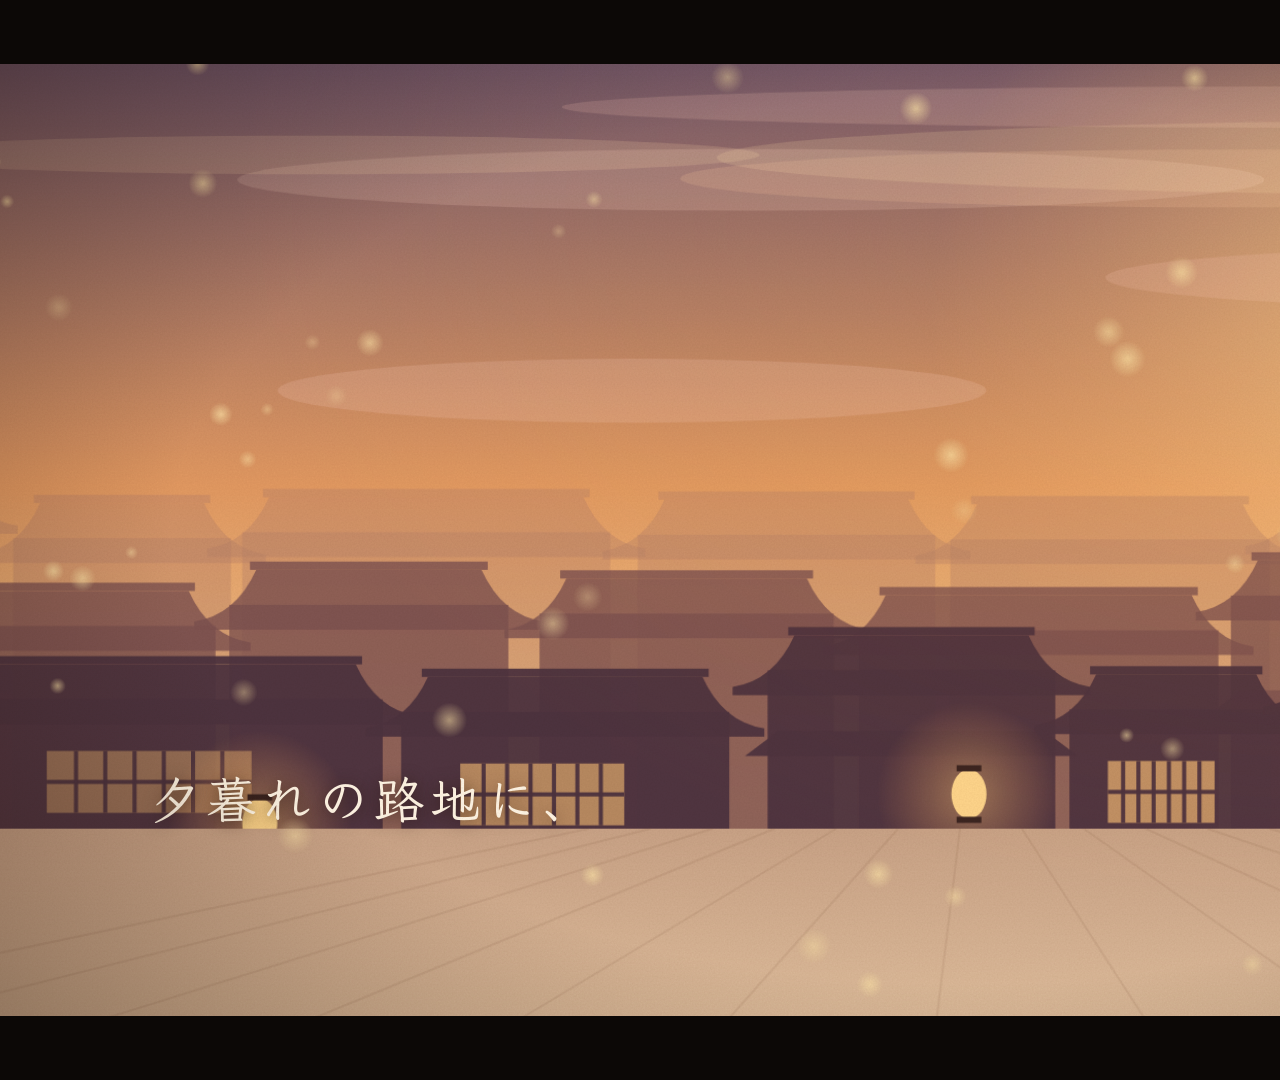
<file: trailer/index.html>
<!DOCTYPE html>
<html lang="ja">
<head>
<meta charset="UTF-8">
<title>夕暮れの、ふしぎ売り — 予告</title>
<style>
@font-face { font-family: "Klee"; src: url(fonts/klee600.woff2) format("woff2"); font-weight: 600; }
@font-face { font-family: "ZenOld"; src: url(fonts/zenold700.woff2) format("woff2"); font-weight: 700; }
* { margin: 0; padding: 0; box-sizing: border-box; }
html, body { width: 1920px; height: 1080px; overflow: hidden; background: #000; }
#stage { position: relative; width: 1920px; height: 1080px; overflow: hidden; background: #1a1210; }
#cam { position: absolute; inset: 0; transform-origin: 50% 50%; }
canvas { position: absolute; left: 0; top: 0; }
.sp { position: absolute; left: 0; top: 0; transform-origin: 50% 50%; display: none; will-change: transform; }
.txt { position: absolute; font-family: "Klee", serif; font-weight: 600; color: #fff6e6; white-space: nowrap; }
#sub { left: 0; width: 1920px; top: 900px; text-align: center; font-size: 54px; letter-spacing: .08em;
  text-shadow: 0 2px 4px rgba(40,20,10,.8), 0 0 24px rgba(40,20,10,.55); }
#sub span { opacity: 0; }
#narr { left: 150px; top: 760px; font-size: 50px; letter-spacing: .12em; text-shadow: 0 2px 16px rgba(40,20,10,.7); }
#onoma { font-family: "ZenOld", serif; font-weight: 700; font-size: 190px; color: #fffaf0; -webkit-text-stroke: 6px #3a2a2a; paint-order: stroke fill; }
.lbl { font-size: 40px; color: #5a3e2e; text-shadow: none; text-align: center; width: 240px; margin-left: -120px; }
#title-card { position: absolute; inset: 0; display: none; }
#tc-bg { position: absolute; inset: 0; background: linear-gradient(180deg, #e9b98a 0%, #f2d9b8 38%, #f5ecdf 70%); }
#tc-title { position: absolute; left: 0; width: 1920px; top: 330px; text-align: center; font-family: "ZenOld", serif; font-weight: 700;
  font-size: 150px; color: #4a3024; letter-spacing: .06em; }
#tc-title span { display: inline-block; }
#tc-rule { position: absolute; left: 610px; width: 700px; top: 575px; height: 2px; background: #8a6246; transform-origin: 50% 50%; }
#tc-ep { position: absolute; left: 0; width: 1920px; top: 615px; text-align: center; font-family: "Klee"; font-weight: 600; font-size: 58px; color: #6a4630; letter-spacing: .2em; }
#tc-soon { position: absolute; left: 0; width: 1920px; top: 745px; text-align: center; font-family: "ZenOld"; font-weight: 700; font-size: 30px; color: #9a7456; letter-spacing: .8em; }
#tc-mark { position: absolute; left: 930px; top: 210px; width: 60px; height: 60px; }
#paper, #grade, #vig, #bars, #fade { position: absolute; inset: 0; pointer-events: none; }
#grade { background: radial-gradient(ellipse at 70% 20%, rgba(255,190,110,.28), transparent 60%); mix-blend-mode: soft-light; }
#paper { opacity: .22; mix-blend-mode: multiply;
  background-image: url("data:image/svg+xml,%3Csvg xmlns='http://www.w3.org/2000/svg' width='400' height='400'%3E%3Cfilter id='n'%3E%3CfeTurbulence type='fractalNoise' baseFrequency='.6' numOctaves='4' stitchTiles='stitch'/%3E%3CfeColorMatrix values='0 0 0 0 .55 0 0 0 0 .45 0 0 0 0 .35 0 0 0 .9 0'/%3E%3C/filter%3E%3Crect width='100%25' height='100%25' filter='url(%23n)'/%3E%3C/svg%3E"); }
#vig { background: radial-gradient(ellipse at 50% 50%, transparent 58%, rgba(40,20,10,.45) 100%); }
#bars::before, #bars::after { content: ""; position: absolute; left: 0; right: 0; height: 64px; background: #0c0806; }
#bars::before { top: 0; } #bars::after { bottom: 0; }
#fade { background: #0c0806; opacity: 1; }
</style>
</head>
<body>
<div id="stage">
  <div id="cam">
    <canvas id="bg" width="1920" height="1080"></canvas>
    <img class="sp" id="f_sad" src="assets/f_sad.png">
    <img class="sp" id="f_happy" src="assets/f_happy.png">
    <img class="sp" id="f_bottle" src="assets/f_bottle.png">
    <img class="sp" id="m_face_big" src="assets/m_face_big.png">
    <img class="sp" id="box_closed" src="assets/box_closed.png">
    <img class="sp" id="box_open" src="assets/box_open.png">
    <img class="sp" id="m_tease" src="assets/m_tease.png">
    <img class="sp" id="bottle_cloud" src="assets/bottle_cloud.png" style="-webkit-mask-image: radial-gradient(ellipse 50% 50% at 50% 52%, #000 70%, transparent 100%); mask-image: radial-gradient(ellipse 50% 50% at 50% 52%, #000 70%, transparent 100%);">
    <img class="sp" id="m_front" src="assets/m_front.png">
    <img class="sp" id="f_front" src="assets/f_front.png">
    <img class="sp" id="m_wet" src="assets/m_wet.png">
    <img class="sp" id="m_gentle" src="assets/m_gentle.png">
    <img class="sp" id="m_back" src="assets/m_back.png">
  <div id="title-card">
      <div id="tc-bg"></div>
      <svg id="tc-mark" viewBox="-30 -30 60 60"><g fill="#c98a4e"><path d="M0-26C6-12 6-6 0 0-6-6-6-12 0-26Z"/><path d="M0-26C6-12 6-6 0 0-6-6-6-12 0-26Z" transform="rotate(72)"/><path d="M0-26C6-12 6-6 0 0-6-6-6-12 0-26Z" transform="rotate(144)"/><path d="M0-26C6-12 6-6 0 0-6-6-6-12 0-26Z" transform="rotate(216)"/><path d="M0-26C6-12 6-6 0 0-6-6-6-12 0-26Z" transform="rotate(288)"/></g></svg>
      <div id="tc-title"></div>
      <div id="tc-rule"></div>
      <div id="tc-ep">第一話「ひとさじの雨」</div>
      <div id="tc-soon">COMING SOON</div>
    </div>
    <canvas id="fx" width="1920" height="1080"></canvas>
    <img class="sp" id="f_surprise" src="assets/f_surprise.png">
    <div class="txt lbl" id="l1">くも</div>
    <div class="txt lbl" id="l2">ゆうぐれ</div>
    <div class="txt lbl" id="l3">ゆき</div>
    <div class="txt" id="onoma">ぽんっ</div>
  </div>
  <div class="txt" id="narr"></div>
  <div class="txt" id="sub"></div>
  <div id="grade"></div>
  <div id="paper"></div>
  <div id="vig"></div>
  <div id="bars"></div>
  <div id="fade"></div>
</div>

<script>
// =====================================================================
//  『夕暮れの、ふしぎ売り』 30s trailer. render(t) paints frame t from
//  scratch (deterministic), so frames can be captured in any order.
// =====================================================================
const W = 1920, H = 1080;
const $ = (s) => document.querySelector(s);
const clamp = (x, a = 0, b = 1) => Math.min(b, Math.max(a, x));
const P = (t, a, b) => clamp((t - a) / (b - a));
const lerp = (a, b, k) => a + (b - a) * k;
const E = {
  outCubic: (x) => 1 - Math.pow(1 - x, 3),
  inOutCubic: (x) => (x < .5 ? 4 * x * x * x : 1 - Math.pow(-2 * x + 2, 3) / 2),
  inOutSine: (x) => -(Math.cos(Math.PI * x) - 1) / 2,
  outBack: (x, s = 1.70158) => 1 + (s + 1) * Math.pow(x - 1, 3) + s * Math.pow(x - 1, 2),
  outElastic: (x) => x === 0 ? 0 : x === 1 ? 1 : Math.pow(2, -10 * x) * Math.sin((x * 10 - .75) * (2 * Math.PI) / 3) + 1,
  outExpo: (x) => (x === 1 ? 1 : 1 - Math.pow(2, -10 * x)),
  inCubic: (x) => x * x * x,
};
function rng(seed) { return () => ((seed = (seed * 16807) % 2147483647) - 1) / 2147483646; }

const bg = $("#bg").getContext("2d"), fx = $("#fx").getContext("2d");

// ---------- sprites ----------
const SPR = {};
document.querySelectorAll(".sp").forEach((el) => (SPR[el.id] = el));
function hideAll() { Object.values(SPR).forEach((el) => (el.style.display = "none")); }
// place sprite: centre (x,y), displayed height h, rotation deg, opacity, extra css transform
function put(id, x, y, h, rot = 0, op = 1, extra = "") {
  const el = SPR[id]; const r = el.naturalWidth / el.naturalHeight;
  const w = h * r;
  el.style.display = "block"; el.style.width = w + "px"; el.style.height = h + "px";
  el.style.opacity = op;
  el.style.transform = `translate(${x - w / 2}px, ${y - h / 2}px) rotate(${rot}deg) ${extra}`;
}

// ---------- text ----------
const SUBS = [], NARRS = [];
function subtitle(text, t, t0, t1, cps = 14) { SUBS.push([text, t0, t1, cps]); }
function narration(text, t, t0, t1) { NARRS.push([text, t0, t1]); }
function drawSub(text, t, t0, t1, cps) {
  const el = $("#sub");
  if (el.dataset.text !== text) { el.dataset.text = text; el.innerHTML = [...text].map((c) => `<span>${c}</span>`).join(""); }
  const out = P(t, t1 - .3, t1);
  [...el.children].forEach((s, i) => { s.style.opacity = clamp((t - t0) * cps - i) * (1 - out); });
}
function drawNarr(text, t, t0, t1) {
  const el = $("#narr");
  el.textContent = text;
  el.style.opacity = P(t, t0, t0 + .6) * (1 - P(t, t1 - .6, t1));
  el.style.transform = `translateY(${(1 - E.outCubic(P(t, t0, t0 + 1))) * 20}px)`;
}

// ---------- painted backgrounds ----------
function sky(ctx, dark = 0, sunX = 1450, sunY = 330) {
  const g = ctx.createLinearGradient(0, 0, 0, H);
  g.addColorStop(0, mix("#5b4a6e", "#2c2a3a", dark));
  g.addColorStop(.45, mix("#e39a62", "#7a6a70", dark));
  g.addColorStop(.75, mix("#f6cf96", "#b8a79c", dark));
  g.addColorStop(1, mix("#f7dfb6", "#c9bbb0", dark));
  ctx.fillStyle = g; ctx.fillRect(0, 0, W, H);
  const sg = ctx.createRadialGradient(sunX, sunY, 0, sunX, sunY, 520);
  sg.addColorStop(0, `rgba(255,236,190,${.95 * (1 - dark)})`);
  sg.addColorStop(.18, `rgba(255,205,140,${.55 * (1 - dark)})`);
  sg.addColorStop(1, "rgba(255,180,120,0)");
  ctx.fillStyle = sg; ctx.fillRect(0, 0, W, H);
  // soft watercolour cloud streaks
  const r = rng(5);
  for (let i = 0; i < 7; i++) {
    const y = 120 + r() * 300, x = r() * W, w = 300 + r() * 500;
    ctx.fillStyle = `rgba(255,${190 + r() * 40},${160 + r() * 40},${.18 * (1 - dark)})`;
    ctx.beginPath(); ctx.ellipse(x, y, w, 18 + r() * 20, 0, 0, 6.283); ctx.fill();
  }
}
function mix(a, b, k) {
  const pa = [1, 3, 5].map((i) => parseInt(a.substr(i, 2), 16)), pb = [1, 3, 5].map((i) => parseInt(b.substr(i, 2), 16));
  return `rgb(${pa.map((v, i) => Math.round(lerp(v, pb[i], k))).join(",")})`;
}
// rows of machiya rooftops, parallax by layer
function rooftops(ctx, pan, t, dark = 0, groundY = 820) {
  const layers = [
    { seed: 3, y: groundY - 330, col: "#b7806a", a: .55, par: .3, hMin: 120, hMax: 220 },
    { seed: 9, y: groundY - 250, col: "#7d5250", a: .8, par: .6, hMin: 160, hMax: 280 },
    { seed: 21, y: groundY - 170, col: "#4d3340", a: .95, par: 1, hMin: 200, hMax: 320 },
  ];
  layers.forEach((L, li) => {
    const r = rng(L.seed);
    let x = -400 - (pan * L.par) % 1;
    ctx.fillStyle = mix(L.col, "#2a2630", dark * .6); ctx.globalAlpha = L.a;
    const houses = [];
    while (x < W + 600) {
      const w = 180 + r() * 220, h = L.hMin + r() * (L.hMax - L.hMin);
      houses.push([x, w, h]); x += w + 10 + r() * 30;
    }
    ctx.globalAlpha = L.a * (li === 0 ? .7 : 1);
    houses.forEach(([hx, w, h], hi) => {
      ctx.fillStyle = mix(L.col, "#2a2630", dark * .6);
      const X = hx - pan * L.par, top = L.y + (L.hMax - h) * .5;
      ctx.fillRect(X, top, w, groundY - top);
      // kawara roof: ridge, concave slopes, eaves overhanging both sides
      const ridge = top - 34, eave = top + 16;
      ctx.beginPath();
      ctx.moveTo(X - 34, eave);
      ctx.quadraticCurveTo(X + 6, eave - 6, X + 26, ridge);
      ctx.lineTo(X + w - 26, ridge);
      ctx.quadraticCurveTo(X + w - 6, eave - 6, X + w + 34, eave);
      ctx.lineTo(X + w + 34, eave + 8); ctx.lineTo(X - 34, eave + 8); ctx.fill();
      ctx.fillRect(X + 20, ridge - 8, w - 40, 8);
      // lower hisashi roof on two-storey houses
      if (h > (L.hMin + L.hMax) / 2) {
        const hy = top + (groundY - top) * .45;
        ctx.beginPath(); ctx.moveTo(X - 22, hy + 14); ctx.lineTo(X + 10, hy - 10); ctx.lineTo(X + w - 10, hy - 10); ctx.lineTo(X + w + 22, hy + 14); ctx.fill();
      }
      // warm lattice windows on the nearest row
      if (li === 2 && hi % 3 !== 1) {
        const wx = X + w * .18, wy = top + 50, ww = w * .5, wh = 60;
        const glow = .55 + .2 * Math.sin(t * 2 + hi);
        ctx.fillStyle = `rgba(255,196,120,${glow * (1 - dark * .5)})`; ctx.fillRect(wx, wy, ww, wh);
        ctx.fillStyle = mix(L.col, "#2a2630", dark * .6);
        for (let k2 = 1; k2 < 7; k2++) ctx.fillRect(wx + (ww * k2) / 7 - 2, wy, 4, wh);
        ctx.fillRect(wx, wy + wh / 2 - 2, ww, 4);
      }
    });
    ctx.filter = "none";
    ctx.globalAlpha = 1;
    // lanterns on the nearest row
    if (li === 2) {
      houses.forEach(([hx, w, h], i) => {
        if (i % 2) return;
        const X = hx - pan * L.par + w * .7, Y = L.y + 120 + (L.hMax - h) * .5;
        const flick = .85 + .15 * Math.sin(t * 7 + i * 3);
        const g = ctx.createRadialGradient(X, Y, 0, X, Y, 90);
        g.addColorStop(0, `rgba(255,200,120,${.55 * flick})`); g.addColorStop(1, "rgba(255,160,90,0)");
        ctx.fillStyle = g; ctx.fillRect(X - 90, Y - 90, 180, 180);
        ctx.fillStyle = `rgba(255,${190 + 30 * flick},140,1)`;
        ctx.beginPath(); ctx.ellipse(X, Y, 17, 24, 0, 0, 6.283); ctx.fill();
        ctx.fillStyle = "#3a2420"; ctx.fillRect(X - 12, Y - 28, 24, 6); ctx.fillRect(X - 12, Y + 22, 24, 6);
      });
    }
  });
  // stone lane
  const g = ctx.createLinearGradient(0, groundY, 0, H);
  g.addColorStop(0, mix("#caa488", "#8d8480", dark)); g.addColorStop(1, mix("#e8c9a6", "#a39a94", dark));
  ctx.fillStyle = g; ctx.fillRect(0, groundY, W, H - groundY);
  ctx.strokeStyle = `rgba(120,80,60,.12)`; ctx.lineWidth = 2;
  for (let i = -6; i < 14; i++) { ctx.beginPath(); ctx.moveTo(W / 2 + i * 60, groundY); ctx.lineTo(W / 2 + i * 260 - pan * .2, H); ctx.stroke(); }
}
function dust(ctx, t, a = .6) {
  const r = rng(77);
  for (let i = 0; i < 70; i++) {
    const x = (r() * W + t * (10 + r() * 20)) % W, y = (r() * H - t * (8 + r() * 14) + H) % H;
    const s = 1.5 + r() * 3, tw = .4 + .6 * Math.abs(Math.sin(t * 1.3 + i));
    const g = ctx.createRadialGradient(x, y, 0, x, y, s * 4);
    g.addColorStop(0, `rgba(255,230,170,${a * tw})`); g.addColorStop(1, "rgba(255,230,170,0)");
    ctx.fillStyle = g; ctx.beginPath(); ctx.arc(x, y, s * 4, 0, 6.283); ctx.fill();
  }
}

// ---------- drawn props ----------
function flower(ctx, x, y, s, bloom, t) {
  // bloom 0 = wilted, 1 = open
  const droop = 1 - bloom;
  ctx.save(); ctx.translate(x, y); ctx.scale(s, s);
  ctx.strokeStyle = mix("#8a8a5a", "#5e8a4a", bloom); ctx.lineWidth = 6; ctx.lineCap = "round";
  const hx = lerp(70, 6, E.outBack(bloom)), hy = lerp(-150, -230, E.outBack(bloom));
  ctx.beginPath(); ctx.moveTo(0, 0); ctx.quadraticCurveTo(lerp(40, 0, bloom), -170, hx, hy); ctx.stroke();
  // leaves
  ctx.fillStyle = mix("#9c9a6a", "#6f9c58", bloom);
  ctx.beginPath(); ctx.ellipse(-22, -60, 30, 11, lerp(.9, -.4, bloom), 0, 6.283); ctx.fill();
  ctx.beginPath(); ctx.ellipse(24, -95, 28, 10, lerp(-.2, .5, bloom), 0, 6.283); ctx.fill();
  // head
  ctx.translate(hx, hy); ctx.rotate(lerp(1.9, 0, E.outBack(bloom)) + Math.sin(t * 1.6) * .03);
  const n = 6, open = lerp(.35, 1, E.outElastic(bloom));
  for (let i = 0; i < n; i++) {
    ctx.save(); ctx.rotate((i / n) * 6.283 + bloom * .3);
    ctx.fillStyle = mix("#b8a2a0", "#f39a86", bloom);
    ctx.beginPath(); ctx.ellipse(0, -26 * open, 16 * lerp(.6, 1, bloom), 30 * open, 0, 0, 6.283); ctx.fill();
    ctx.fillStyle = `rgba(255,220,200,${.5 * bloom})`;
    ctx.beginPath(); ctx.ellipse(0, -30 * open, 7, 16 * open, 0, 0, 6.283); ctx.fill();
    ctx.restore();
  }
  ctx.fillStyle = mix("#a08a60", "#f2c35a", bloom); ctx.beginPath(); ctx.arc(0, 0, 13, 0, 6.283); ctx.fill();
  ctx.restore();
}
function cloud(ctx, x, y, s, t, dark = 1, puff = 1) {
  ctx.save(); ctx.translate(x, y); ctx.scale(s * puff, s * puff);
  const blobs = [[-70, 10, 48], [-25, -18, 60], [30, -10, 56], [72, 12, 44], [0, 20, 52], [-45, 26, 40], [45, 28, 40]];
  const base = mix("#e9e4ec", "#4b4d60", dark), hi = mix("#ffffff", "#6c6f86", dark);
  blobs.forEach(([bx, by, r], i) => {
    const w = Math.sin(t * 3 + i * 1.7) * 3;
    const g = ctx.createRadialGradient(bx - r * .3, by - r * .4, r * .2, bx, by, r + w);
    g.addColorStop(0, hi); g.addColorStop(1, base);
    ctx.fillStyle = g; ctx.beginPath(); ctx.arc(bx, by, r + w, 0, 6.283); ctx.fill();
  });
  ctx.restore();
}
function rain(ctx, t, x0, x1, yTop, yBot, density = 1, seed = 1, alpha = .7) {
  const r = rng(seed);
  const n = Math.round((x1 - x0) * .35 * density);
  ctx.strokeStyle = `rgba(200,215,235,${alpha})`; ctx.lineWidth = 2.2; ctx.lineCap = "round";
  for (let i = 0; i < n; i++) {
    const x = x0 + r() * (x1 - x0), sp = 1500 + r() * 700, len = 34 + r() * 30, off = r();
    const y = yTop + ((off * (yBot - yTop) + t * sp) % (yBot - yTop));
    ctx.beginPath(); ctx.moveTo(x, y); ctx.lineTo(x - 5, y + len); ctx.stroke();
  }
  // splashes on the ground
  ctx.strokeStyle = `rgba(220,230,245,${alpha * .8})`; ctx.lineWidth = 2;
  for (let i = 0; i < n * .25; i++) {
    const x = x0 + r() * (x1 - x0), ph = (t * 3 + r()) % 1;
    ctx.globalAlpha = 1 - ph;
    ctx.beginPath(); ctx.ellipse(x, yBot, 6 + ph * 22, 2 + ph * 5, 0, Math.PI, 0); ctx.stroke();
  }
  ctx.globalAlpha = 1;
}
function umbrella(ctx, x, y, s, open) {
  ctx.save(); ctx.translate(x, y); ctx.scale(s, s);
  const w = lerp(6, 46, E.outBack(open, 2.4));
  ctx.strokeStyle = "#5a3a2a"; ctx.lineWidth = 3;
  ctx.beginPath(); ctx.moveTo(0, -30); ctx.lineTo(0, 34); ctx.stroke();
  ctx.fillStyle = "#d9624e";
  ctx.beginPath(); ctx.moveTo(-w, 0); ctx.quadraticCurveTo(0, -46, w, 0);
  ctx.quadraticCurveTo(0, -10, -w, 0); ctx.fill();
  ctx.strokeStyle = "rgba(255,230,210,.8)"; ctx.lineWidth = 1.5;
  for (let i = -3; i <= 3; i++) { ctx.beginPath(); ctx.moveTo(0, -30); ctx.lineTo(i * w / 3.4, -4); ctx.stroke(); }
  ctx.restore();
}
function bottle(ctx, x, y, h, kind, t) {
  // glass bottle, contents drawn inside a clip so they read at any size
  const w = h * .56, neck = h * .2, bodyTop = y - h / 2 + neck + h * .07;
  ctx.save();
  const body = new Path2D();
  body.moveTo(x - w * .22, y - h / 2 + neck * .9);
  body.lineTo(x - w * .22, bodyTop);
  body.quadraticCurveTo(x - w / 2, bodyTop + h * .02, x - w / 2, bodyTop + h * .16);
  body.lineTo(x - w / 2, y + h / 2 - h * .06);
  body.quadraticCurveTo(x - w / 2, y + h / 2, x - w / 2 + h * .06, y + h / 2);
  body.lineTo(x + w / 2 - h * .06, y + h / 2);
  body.quadraticCurveTo(x + w / 2, y + h / 2, x + w / 2, y + h / 2 - h * .06);
  body.lineTo(x + w / 2, bodyTop + h * .16);
  body.quadraticCurveTo(x + w / 2, bodyTop + h * .02, x + w * .22, bodyTop);
  body.lineTo(x + w * .22, y - h / 2 + neck * .9);
  body.closePath();
  ctx.fillStyle = "rgba(225,238,245,.35)"; ctx.fill(body);
  ctx.save(); ctx.clip(body);
  const cy = y + h * .12;
  if (kind === "cloud") {
    ctx.fillStyle = "rgba(170,195,220,.35)"; ctx.fillRect(x - w, bodyTop, w * 2, h);
    cloud(ctx, x + Math.sin(t * 1.4) * w * .06, cy, h * .0026, t * 1.5, .05);
    ctx.save(); ctx.translate(x, cy); ctx.rotate(t * 2);
    ctx.strokeStyle = "rgba(255,255,255,.7)"; ctx.lineWidth = h * .012;
    for (let j = 0; j < 3; j++) { ctx.beginPath(); ctx.arc(0, 0, h * (.12 + j * .04), j * 2, j * 2 + 1.6); ctx.stroke(); }
    ctx.restore();
  } else if (kind === "dusk") {
    const g = ctx.createLinearGradient(0, bodyTop, 0, y + h / 2);
    g.addColorStop(0, "#6a5a86"); g.addColorStop(.45, "#f0955e"); g.addColorStop(.62, "#ffd08a"); g.addColorStop(.63, "#b8705a"); g.addColorStop(1, "#5a3a4a");
    ctx.fillStyle = g; ctx.fillRect(x - w, bodyTop, w * 2, h);
    const sy = cy + h * .04 + Math.sin(t) * h * .01, sr = h * .1;
    const sg = ctx.createRadialGradient(x, sy, 0, x, sy, sr * 3);
    sg.addColorStop(0, "rgba(255,245,210,1)"); sg.addColorStop(.3, "rgba(255,210,140,.9)"); sg.addColorStop(1, "rgba(255,180,120,0)");
    ctx.fillStyle = sg; ctx.beginPath(); ctx.arc(x, sy, sr * 3, 0, 6.283); ctx.fill();
  } else {
    ctx.fillStyle = "rgba(200,220,240,.45)"; ctx.fillRect(x - w, bodyTop, w * 2, h);
    ctx.save(); ctx.translate(x, cy); ctx.rotate(t * .4);
    ctx.strokeStyle = "rgba(255,255,255,.95)"; ctx.lineWidth = h * .018; ctx.lineCap = "round";
    const R = h * .17;
    for (let a = 0; a < 6; a++) {
      ctx.save(); ctx.rotate(a * Math.PI / 3);
      ctx.beginPath(); ctx.moveTo(0, 0); ctx.lineTo(0, -R); ctx.stroke();
      ctx.beginPath(); ctx.moveTo(0, -R * .55); ctx.lineTo(-R * .22, -R * .78); ctx.moveTo(0, -R * .55); ctx.lineTo(R * .22, -R * .78); ctx.stroke();
      ctx.restore();
    }
    ctx.restore();
    const r = rng(8);
    ctx.fillStyle = "rgba(255,255,255,.9)";
    for (let i = 0; i < 14; i++) { const px = x - w / 2 + r() * w, py = bodyTop + ((r() * h + t * h * .15) % (h * .8)); ctx.beginPath(); ctx.arc(px, py, h * .01, 0, 6.283); ctx.fill(); }
  }
  ctx.restore();
  // glass highlights + outline
  ctx.strokeStyle = "rgba(70,60,60,.75)"; ctx.lineWidth = Math.max(2, h * .008); ctx.stroke(body);
  ctx.strokeStyle = "rgba(255,255,255,.75)"; ctx.lineWidth = h * .02; ctx.lineCap = "round";
  ctx.beginPath(); ctx.moveTo(x - w * .36, bodyTop + h * .2); ctx.lineTo(x - w * .36, y + h * .3); ctx.stroke();
  // cork + tag string
  ctx.fillStyle = "#b98a58"; ctx.strokeStyle = "rgba(70,50,40,.8)"; ctx.lineWidth = Math.max(1.5, h * .006);
  const cw = w * .5, ch = h * .12, ctop = y - h / 2 - ch * .25;
  ctx.beginPath(); ctx.roundRect(x - cw / 2, ctop, cw, ch, h * .02); ctx.fill(); ctx.stroke();
  ctx.strokeStyle = "#8a6a4a"; ctx.lineWidth = h * .008;
  ctx.beginPath(); ctx.moveTo(x - w * .22, y - h / 2 + neck * .95); ctx.lineTo(x + w * .22, y - h / 2 + neck * .95); ctx.stroke();
  ctx.restore();
}
function rays(ctx, x, y, t, a) {
  if (a <= 0) return;
  ctx.save(); ctx.translate(x, y); ctx.globalCompositeOperation = "lighter";
  for (let i = 0; i < 14; i++) {
    const ang = -Math.PI / 2 + (i - 6.5) * .16 + Math.sin(t * .8 + i) * .02;
    const len = 700 + (i % 3) * 160;
    ctx.rotate(0);
    const g = ctx.createLinearGradient(0, 0, Math.cos(ang) * len, Math.sin(ang) * len);
    g.addColorStop(0, `rgba(255,220,150,${.35 * a})`); g.addColorStop(1, "rgba(255,200,120,0)");
    ctx.fillStyle = g; ctx.beginPath(); ctx.moveTo(0, 0);
    ctx.lineTo(Math.cos(ang - .05) * len, Math.sin(ang - .05) * len);
    ctx.lineTo(Math.cos(ang + .05) * len, Math.sin(ang + .05) * len); ctx.fill();
  }
  ctx.restore();
}
function sparkles(ctx, x, y, t, t0, n = 16, rad = 220, col = "255,236,180") {
  const d = t - t0; if (d < 0 || d > 1.6) return;
  const r = rng(Math.round(t0 * 100));
  for (let i = 0; i < n; i++) {
    const a = r() * 6.283, dist = rad * E.outCubic(clamp(d / 1.2)) * (.4 + r() * .6);
    const px = x + Math.cos(a) * dist, py = y + Math.sin(a) * dist - d * 40;
    const s = (3 + r() * 5) * (1 - d / 1.6);
    ctx.fillStyle = `rgba(${col},${1 - d / 1.6})`;
    ctx.beginPath(); ctx.moveTo(px, py - s * 2); ctx.lineTo(px + s * .5, py); ctx.lineTo(px, py + s * 2); ctx.lineTo(px - s * .5, py); ctx.fill();
    ctx.beginPath(); ctx.moveTo(px - s * 2, py); ctx.lineTo(px, py + s * .5); ctx.lineTo(px + s * 2, py); ctx.lineTo(px, py - s * .5); ctx.fill();
  }
}
function motionLines(ctx, x, y, t, a) {
  if (a <= 0) return;
  ctx.strokeStyle = `rgba(60,40,30,${.55 * a})`; ctx.lineWidth = 4; ctx.lineCap = "round";
  [[-1, -.6], [-1.1, -.1], [-1, .4]].forEach(([dx, dy], i) => {
    const r = 120 + i * 20;
    ctx.beginPath(); ctx.moveTo(x + dx * r, y + dy * r); ctx.lineTo(x + dx * (r + 60), y + dy * (r + 60)); ctx.stroke();
  });
}

// ---------- title ----------
$("#tc-title").innerHTML = [..."夕暮れの、ふしぎ売り"].map((c) => `<span>${c}</span>`).join("");

// =====================================================================
function render(t) {
  hideAll();
  bg.clearRect(0, 0, W, H); fx.clearRect(0, 0, W, H);
  $("#onoma").style.display = "none";
  ["#l1", "#l2", "#l3"].forEach((id) => ($(id).style.display = "none"));
  $("#title-card").style.display = "none";
  let camS = 1, camX = 0, camY = 0, camR = 0, fade = 0;

  // ---- S1 alley (0–3.2) ----
  if (t < 3.2) {
    const k = P(t, 0, 3.2);
    sky(bg); rooftops(bg, lerp(0, 260, E.inOutSine(k)), t);
    dust(fx, t, .7);
    camS = lerp(1.08, 1.0, E.inOutSine(k));
    fade = 1 - P(t, 0, 1.0) + P(t, 2.9, 3.2) * .6;
  }
  narration("夕暮れの路地に、", t, .7, 3.0);

  // ---- S2 fox & wilted flower (3.2–6.0) ----
  if (t >= 3.2 && t < 6.0) {
    const k = P(t, 3.2, 6.0);
    sky(bg, 0, 1500, 260); rooftops(bg, 500, t, 0, 700);
    bg.fillStyle = "rgba(255,210,160,.25)"; bg.fillRect(0, 0, W, H);
    flower(fx, 1200, 960, 2.3, 0, t);
    const bob = Math.sin(t * 2.2) * 5;
    put("f_sad", 780, 700 + bob, 520, Math.sin(t * 1.3) * 1.2);
    camS = lerp(1.0, 1.12, E.inOutSine(k)); camX = lerp(0, -60, k);
    fade = (1 - P(t, 3.2, 3.6)) * .6;
    dust(fx, t, .4);
  }
  narration("しおれた花と、ちいさな狐。", t, 3.6, 5.9);

  // ---- S3 he leans in (6.0–9.0) ----
  if (t >= 6.0 && t < 9.0) {
    const k = P(t, 6.0, 9.0);
    sky(bg, 0, 520, 240); rooftops(bg, 900, t, 0, 900);
    bg.fillStyle = "rgba(255,220,170,.35)"; bg.fillRect(0, 0, W, H);
    const inK = E.outCubic(P(t, 6.0, 6.8));
    // gentle breathing + a slow "look down" tilt stands in for the head turn
    put("m_face_big", lerp(1700, 1180, inK), 560 + Math.sin(t * 1.8) * 4, 1000, lerp(8, 0, inK) + Math.sin(t * 1.1) * .6, 1,
      `scale(${1 + Math.sin(t * 1.8) * .006})`);
    put("f_sad", 420, 870, 300, -3, lerp(0, 1, P(t, 6.3, 6.8)));
    camS = lerp(1.0, 1.06, E.inOutSine(k));
    dust(fx, t, .5);
  }
  subtitle("……おや。喉、からからだね", t, 6.5, 8.9, 11);

  // ---- S4 box opens (9.0–12.2) ----
  if (t >= 9.0 && t < 12.2) {
    const k = P(t, 9.0, 12.2);
    bg.fillStyle = "#3a2a2a"; bg.fillRect(0, 0, W, H);
    const g = bg.createRadialGradient(960, 620, 0, 960, 620, 900);
    g.addColorStop(0, "#c98a5a"); g.addColorStop(1, "#2a1c1c"); bg.fillStyle = g; bg.fillRect(0, 0, W, H);
    const opened = t >= 9.7;
    const push = E.inOutCubic(P(t, 9.7, 11.0));
    if (!opened) put("box_closed", 960, 600 + Math.sin(t * 20) * P(t, 9.4, 9.7) * 4, 620);
    else put("box_open", 960, lerp(620, 720, push), lerp(620, 900, push));
    rays(fx, 960, lerp(560, 600, push), t, P(t, 9.7, 10.0) * (1 - P(t, 11.6, 12.2) * .5));
    sparkles(fx, 960, 560, t, 9.72, 26, 380);
    if (t >= 9.7 && t < 9.78) fade = -.6; // white pop handled below
    // push in on the three bottles, each lights up in turn with its name
    ["cloud", "dusk", "snow"].forEach((kind, i) => {
      const on = P(t, 10.6 + i * .35, 10.9 + i * .35);
      if (on <= 0) return;
      const bx = 960 + (i - 1) * 205 * (820 / 620) * .82, by = 800;
      const g2 = fx.createRadialGradient(bx, by, 0, bx, by, 170);
      g2.addColorStop(0, `rgba(255,230,170,${.35 * on})`); g2.addColorStop(1, "rgba(255,230,170,0)");
      fx.fillStyle = g2; fx.beginPath(); fx.arc(bx, by, 170, 0, 6.283); fx.fill();
      sparkles(fx, bx, by - 40, t, 10.6 + i * .35, 10, 120);
      const lab = $(`#l${i + 1}`); lab.style.display = "block";
      lab.style.left = bx + "px"; lab.style.top = "300px"; lab.style.opacity = on;
      lab.style.fontSize = "56px"; lab.style.color = "#fff3dc"; lab.style.textShadow = "0 2px 12px rgba(40,20,10,.95)";
      lab.style.transform = `translateY(${(1 - E.outCubic(on)) * 16}px)`;
    });
    camS = lerp(1.0, 1.05, k);
  }

  // ---- S5 one drop (12.2–14.2) ----
  if (t >= 12.2 && t < 14.2) {
    const k = P(t, 12.2, 14.2);
    sky(bg, 0, 1500, 300); rooftops(bg, 1300, t, 0, 880);
    bg.fillStyle = "rgba(255,215,165,.35)"; bg.fillRect(0, 0, W, H);
    put("m_tease", 1080, 560 + Math.sin(t * 2) * 3, 900, lerp(3, 0, E.outCubic(P(t, 12.2, 12.8))));
    put("bottle_cloud", 470, 600 + Math.sin(t * 2.4) * 10, 560, -6 + Math.sin(t * 1.7) * 3, E.outCubic(P(t, 12.3, 12.7)));
    sparkles(fx, 470, 560, t, 12.5, 14, 200);
    camS = lerp(1.02, 1.08, E.inOutSine(k));
  }
  subtitle("これ、一滴でいいから", t, 12.4, 14.1, 12);

  // ---- S6 fox flips the bottle (14.2–16.4) ----
  if (t >= 14.2 && t < 16.4) {
    sky(bg, P(t, 15.4, 16.4) * .45, 1450, 300); rooftops(bg, 1500, t, P(t, 15.4, 16.4) * .45, 900);
    const flip = E.outBack(P(t, 14.9, 15.15), 3);
    put("f_bottle", 900, 640, 700, lerp(0, -38, flip), 1, `translateX(${flip * -40}px)`);
    motionLines(fx, 1020, 420, t, P(t, 14.9, 15.0) * (1 - P(t, 15.3, 15.6)));
    // the cloud puffs out of the bottle and bolts upward
    const pop = P(t, 15.25, 15.6);
    if (pop > 0) {
      const up = E.inCubic(P(t, 15.7, 16.3));
      cloud(fx, lerp(1040, 1060, pop), lerp(430, -300, up) - pop * 120, .9, t, lerp(.2, 1, pop), E.outElastic(pop));
    }
    if (t >= 15.3 && t < 16.2) {
      const o = $("#onoma"); o.style.display = "block";
      const s = E.outBack(P(t, 15.3, 15.5), 3);
      o.style.left = "1180px"; o.style.top = "180px"; o.style.opacity = 1 - P(t, 15.9, 16.2);
      o.style.transform = `scale(${s}) rotate(-8deg)`;
    }
    const sh = Math.max(0, 1 - Math.abs(t - 15.3) / .2) * 10;
    camX = Math.sin(t * 90) * sh; camY = Math.cos(t * 80) * sh;
  }

  // ---- S7a downpour, wide (16.4–18.2) ----
  if (t >= 16.4 && t < 18.2) {
    const k = P(t, 16.4, 18.2);
    sky(bg, 0, 1500, 280); rooftops(bg, 1600, t, 0, 860);
    put("m_front", 960, 560, 640);
    put("f_front", 1320, 820, 170, 0, 1);
    const drop = E.outBack(P(t, 16.4, 16.7), 2);
    cloud(fx, 960, lerp(-100, 150, drop), .9, t, 1);
    if (t > 16.55) rain(fx, t, 860, 1060, 190, 880, 2.2, 3, .85);
    camS = lerp(1.0, 1.04, k);
  }
  // ---- S7b wet close-up (18.2–20.6) ----
  if (t >= 18.2 && t < 20.6) {
    sky(bg, .55, 1500, 280);
    bg.fillStyle = "rgba(60,60,80,.35)"; bg.fillRect(0, 0, W, H);
    put("m_wet", 960, 560, 920, 0, 1, `scale(${lerp(1, 1.05, P(t, 18.2, 20.6))})`);
    rain(fx, t, 380, 1540, 64, 1016, 1.6, 7, .55);
    // drops sliding down the frame
    const r = rng(4);
    for (let i = 0; i < 10; i++) {
      const x = 500 + r() * 900, y0 = 200 + r() * 400, ph = ((t * .35 + r()) % 1);
      fx.fillStyle = "rgba(230,240,255,.55)";
      fx.beginPath(); fx.ellipse(x, y0 + ph * 380, 5, 9, 0, 0, 6.283); fx.fill();
    }
    // comic inset: the fox, caught
    const ins = E.outBack(P(t, 19.7, 19.95), 2.2);
    if (ins > 0) {
      fx.save(); fx.translate(1600, 780); fx.rotate(.05); fx.scale(ins, ins);
      fx.fillStyle = "#f6eadb"; fx.strokeStyle = "#3a2a24"; fx.lineWidth = 6;
      fx.fillRect(-170, -150, 340, 300); fx.strokeRect(-170, -150, 340, 300); fx.restore();
      put("f_surprise", 1600, 790, 290 * ins, 3);
    }
  }
  subtitle("……気前がいいね、きみ", t, 18.5, 20.5, 10);

  // ---- S8 bloom + gentle smile (20.6–23.0) ----
  if (t >= 20.6 && t < 21.9) {
    sky(bg, 0, 1500, 260); rooftops(bg, 500, t, 0, 700);
    bg.fillStyle = "rgba(255,210,160,.25)"; bg.fillRect(0, 0, W, H);
    const b = P(t, 20.8, 21.6);
    flower(fx, 1080, 990, 2.6, b, t);
    sparkles(fx, 1090, 400, t, 21.15, 26, 320);
    put("f_happy", 620, 760 + Math.sin(t * 6) * 6, 460, 0, P(t, 21.0, 21.3));
    camS = lerp(1.1, 1.0, E.outCubic(P(t, 20.6, 21.9)));
  }
  if (t >= 21.9 && t < 23.0) {
    sky(bg, 0, 700, 300);
    bg.fillStyle = "rgba(255,225,180,.45)"; bg.fillRect(0, 0, W, H);
    put("m_gentle", 960, 560, 940, 0, 1, `scale(${lerp(1, 1.04, P(t, 21.9, 23))})`);
    dust(fx, t, .8);
    fade = (1 - P(t, 21.9, 22.2)) * .4;
  }
  narration("——ふしぎ、売ります。", t, 22.0, 22.95);

  // ---- S9 walking off with his own weather (23.0–26.4) ----
  if (t >= 23.0 && t < 26.4) {
    const k = P(t, 23.0, 26.4);
    sky(bg, 0, 1000, 330); rooftops(bg, lerp(200, 300, k), t, 0, 800);
    const walk = E.inOutSine(k);
    const y = lerp(700, 610, walk), h = lerp(620, 470, walk);
    const step = Math.abs(Math.sin(t * 5.2)) * 6;
    put("m_back", 960, y - step, h, Math.sin(t * 5.2) * .8);
    const top = y - h / 2;
    cloud(fx, 960 + Math.sin(t * 2) * 10, top - 70, .45, t, .9);
    rain(fx, t, 915, 1005, top - 55, top + 60, 1.4, 11, .7);
    const op = P(t, 24.4, 24.9);
    if (op > 0) umbrella(fx, 1010, top + 10, 1.1, op);
    fade = P(t, 26.0, 26.4);
  }
  subtitle("そっちは、売り物か", t, 24.9, 26.3, 10);

  // ---- S10 title card (26.4–30) ----
  if (t >= 26.4) {
    $("#title-card").style.display = "block";
    const tk = P(t, 26.6, 28.0);
    [...$("#tc-title").children].forEach((s, i) => {
      const c = E.outCubic(P(t, 26.6 + i * .11, 27.2 + i * .11));
      s.style.opacity = c; s.style.transform = `translateY(${(1 - c) * 24}px)`;
      s.style.filter = `blur(${(1 - c) * 8}px)`;
    });
    $("#tc-mark").style.transform = `rotate(${t * 20}deg) scale(${E.outBack(P(t, 26.5, 27.0))})`;
    $("#tc-rule").style.transform = `scaleX(${E.inOutCubic(P(t, 27.6, 28.2))})`;
    $("#tc-ep").style.opacity = P(t, 28.0, 28.5);
    $("#tc-soon").style.opacity = P(t, 28.5, 29.0) * .9;
    fade = (1 - P(t, 26.4, 26.8)) + P(t, 29.3, 30.0);
    // light rain drifting over the title card, as the episode ends on rain
    rain(fx, t, 0, W, 64, 1016, .25, 21, .35 * P(t, 28.4, 29));
  }

  const sub = SUBS.find(([, a, b]) => t >= a && t <= b);
  if (sub) drawSub(sub[0], t, sub[1], sub[2], sub[3]); else { $("#sub").innerHTML = ""; $("#sub").dataset.text = ""; }
  const nar = NARRS.find(([, a, b]) => t >= a && t <= b);
  if (nar) drawNarr(nar[0], t, nar[1], nar[2]); else $("#narr").style.opacity = 0;
  SUBS.length = 0; NARRS.length = 0;

  $("#cam").style.transform = `translate(${camX}px, ${camY}px) scale(${camS}) rotate(${camR}deg)`;
  const f = $("#fade");
  if (t >= 9.7 && t < 9.9) { f.style.background = "#fff4dc"; f.style.opacity = .7 * (1 - P(t, 9.7, 9.9)); }
  else { f.style.background = "#0c0806"; f.style.opacity = clamp(fade); }
  $("#paper").style.backgroundPosition = `${(Math.floor(t * 12) * 97) % 400}px ${(Math.floor(t * 12) * 53) % 400}px`;
}

window.render = render;
window.DURATION = 30;
if (!location.search.includes("capture")) {
  const t0 = performance.now();
  (function loop() { render(((performance.now() - t0) / 1000) % 30); requestAnimationFrame(loop); })();
}
</script>
</body>
</html>
</file>
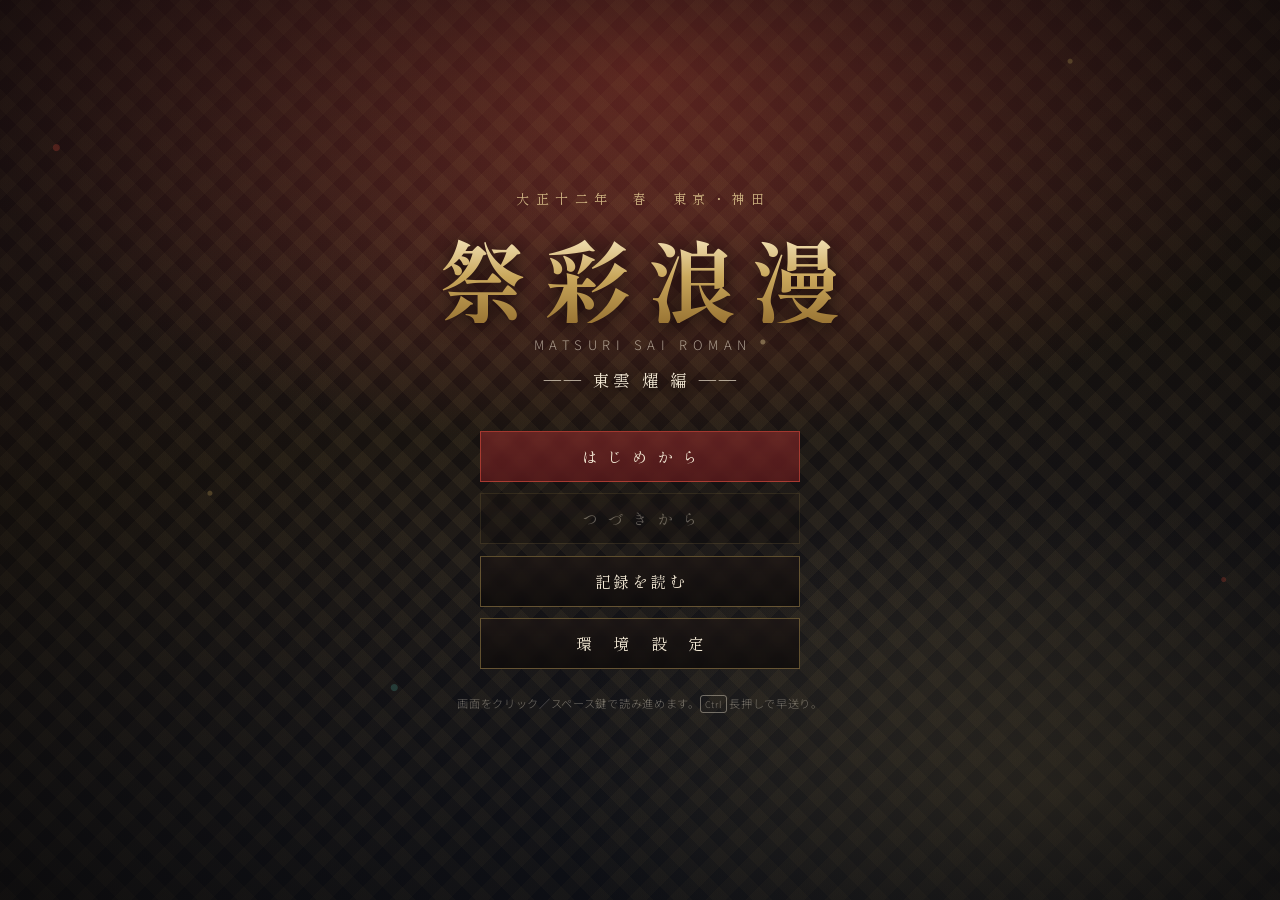
<file: game.html>
<!DOCTYPE html>
<html lang="ja">
<head>
  <meta charset="UTF-8">
  <meta name="viewport" content="width=device-width, initial-scale=1.0">
  <title>祭彩浪漫 -MATSURI SAI ROMAN- | 東雲 燿 編</title>
  <meta name="description" content="大正十二年、神田。画材店「祭彩堂」を継いだ娘と、落選つづきの洋画家・東雲燿。宵宮の晩、手を引かれた先で——大正浪漫アドベンチャー。">
  <link rel="stylesheet" href="css/game.css">
  <link rel="preconnect" href="https://fonts.googleapis.com">
  <link rel="preconnect" href="https://fonts.gstatic.com" crossorigin>
  <link href="https://fonts.googleapis.com/css2?family=Noto+Sans+JP:wght@300;400;500;700&family=Shippori+Mincho:wght@400;500;600;700;800&display=swap" rel="stylesheet">
</head>
<body>

<!-- ============ 題名画面 ============ -->
<div class="title-screen" id="title-screen">
  <div class="title-bg"></div>
  <div class="title-vignette"></div>
  <div class="title-inner">
    <p class="title-era">大正十二年　春　東京・神田</p>
    <h1 class="title-main">
      <span class="title-kanji">祭彩浪漫</span>
      <span class="title-roma">MATSURI&nbsp;SAI&nbsp;ROMAN</span>
    </h1>
    <p class="title-route">―― 東雲 燿 編 ――</p>

    <div class="title-menu">
      <button class="t-btn t-btn-main" id="btn-start">は じ め か ら</button>
      <button class="t-btn" id="btn-continue">つ づ き か ら</button>
      <button class="t-btn" id="btn-title-load">記録を読む</button>
      <button class="t-btn" id="btn-title-config">環　境　設　定</button>
    </div>

    <p class="title-clear" id="clear-mark"></p>
    <p class="title-note">画面をクリック／スペース鍵で読み進めます。<kbd>Ctrl</kbd> 長押しで早送り。</p>
  </div>
</div>

<!-- ============ 本編 ============ -->
<div class="game-screen" id="game-screen">

  <div class="bg-layer bg-shop" id="bg-layer"></div>

  <div class="sprite-wrap" id="sprite-wrap">
    <img id="sprite" alt="">
  </div>

  <!-- 親密度 -->
  <div class="aff-meter" id="aff-meter" data-level="low">
    <span class="aff-label">親密度</span>
    <span class="aff-track"><span class="aff-bar" id="aff-bar"></span></span>
  </div>

  <!-- 台詞欄 -->
  <div class="message-box" id="message-box">
    <div class="mb-frame">
      <div class="speaker-name is-hidden" id="speaker-name"></div>
      <p class="message-text" id="message-text"></p>
      <span class="next-marker" id="next-marker"></span>
    </div>
  </div>

  <!-- クリック領域 -->
  <div class="click-area" id="click-area"></div>

  <!-- 操作卓 -->
  <div class="ctrl-bar">
    <button class="c-btn" id="btn-auto">自動</button>
    <button class="c-btn" id="btn-skip">早送</button>
    <button class="c-btn" id="btn-log">履歴</button>
    <button class="c-btn" id="btn-save">記す</button>
    <button class="c-btn" id="btn-load">読む</button>
    <button class="c-btn" id="btn-config">設定</button>
    <button class="c-btn" id="btn-quit">終了</button>
  </div>

  <!-- 選択肢 -->
  <div class="choice-layer" id="choice-layer"></div>

  <!-- 章タイトル -->
  <div class="chapter-card" id="chapter-card">
    <div class="chapter-inner">
      <span class="chapter-rule"></span>
      <h2 class="chapter-main" id="chapter-main"></h2>
      <p class="chapter-sub" id="chapter-sub"></p>
      <span class="chapter-rule"></span>
    </div>
  </div>

  <div class="fx-layer" id="fx-layer"></div>
</div>

<!-- ============ 名前入力 ============ -->
<div class="modal name-modal" id="name-modal">
  <div class="modal-panel">
    <h3 class="modal-title">あなたの名は</h3>
    <input type="text" id="name-input" class="name-input" maxlength="8" placeholder="千代" autocomplete="off">
    <div class="name-presets">
      <button class="preset" data-name-preset="千代">千代</button>
      <button class="preset" data-name-preset="美緒">美緒</button>
      <button class="preset" data-name-preset="澄">澄</button>
      <button class="preset" data-name-preset="ふみ">ふみ</button>
    </div>
    <p class="modal-note">未入力の場合は「千代」になります。</p>
    <button class="m-btn m-btn-main" id="name-ok">決　定</button>
  </div>
</div>

<!-- ============ 履歴 ============ -->
<div class="modal log-modal" id="log-modal">
  <div class="modal-panel modal-wide">
    <h3 class="modal-title">履　歴</h3>
    <div class="log-body" id="log-body"></div>
    <button class="m-btn" data-close="log-modal">閉じる</button>
  </div>
</div>

<!-- ============ セーブ／ロード ============ -->
<div class="modal save-modal" id="save-modal">
  <div class="modal-panel modal-wide">
    <h3 class="modal-title" id="save-modal-title">記録</h3>
    <div class="save-body" id="save-body"></div>
    <button class="m-btn" data-close="save-modal">閉じる</button>
  </div>
</div>

<!-- ============ 設定 ============ -->
<div class="modal config-modal" id="config-modal">
  <div class="modal-panel">
    <h3 class="modal-title">環境設定</h3>
    <label class="cfg-row">
      <span class="cfg-name">文字表示の速さ</span>
      <input type="range" id="cfg-speed" min="0" max="100" step="5">
      <span class="cfg-val" id="cfg-speed-val">30</span>
    </label>
    <label class="cfg-row">
      <span class="cfg-name">自動送りの速さ</span>
      <input type="range" id="cfg-auto" min="0" max="100" step="5">
      <span class="cfg-val" id="cfg-auto-val">50</span>
    </label>
    <button class="m-btn" data-close="config-modal">閉じる</button>
  </div>
</div>

<!-- ============ 結末 ============ -->
<div class="ending-screen" id="ending-screen">
  <div class="ending-inner">
    <h2 class="ending-title" id="ending-title"></h2>
    <p class="ending-aff" id="ending-aff"></p>
    <p class="ending-text" id="ending-text"></p>
    <div class="ending-menu">
      <button class="t-btn t-btn-main" id="btn-ending-retry">も う 一 度</button>
      <button class="t-btn" id="btn-ending-title">題名画面へ</button>
    </div>
  </div>
</div>

<script src="js/scenario.js"></script>
<script src="js/game.js"></script>
</body>
</html>
</file>
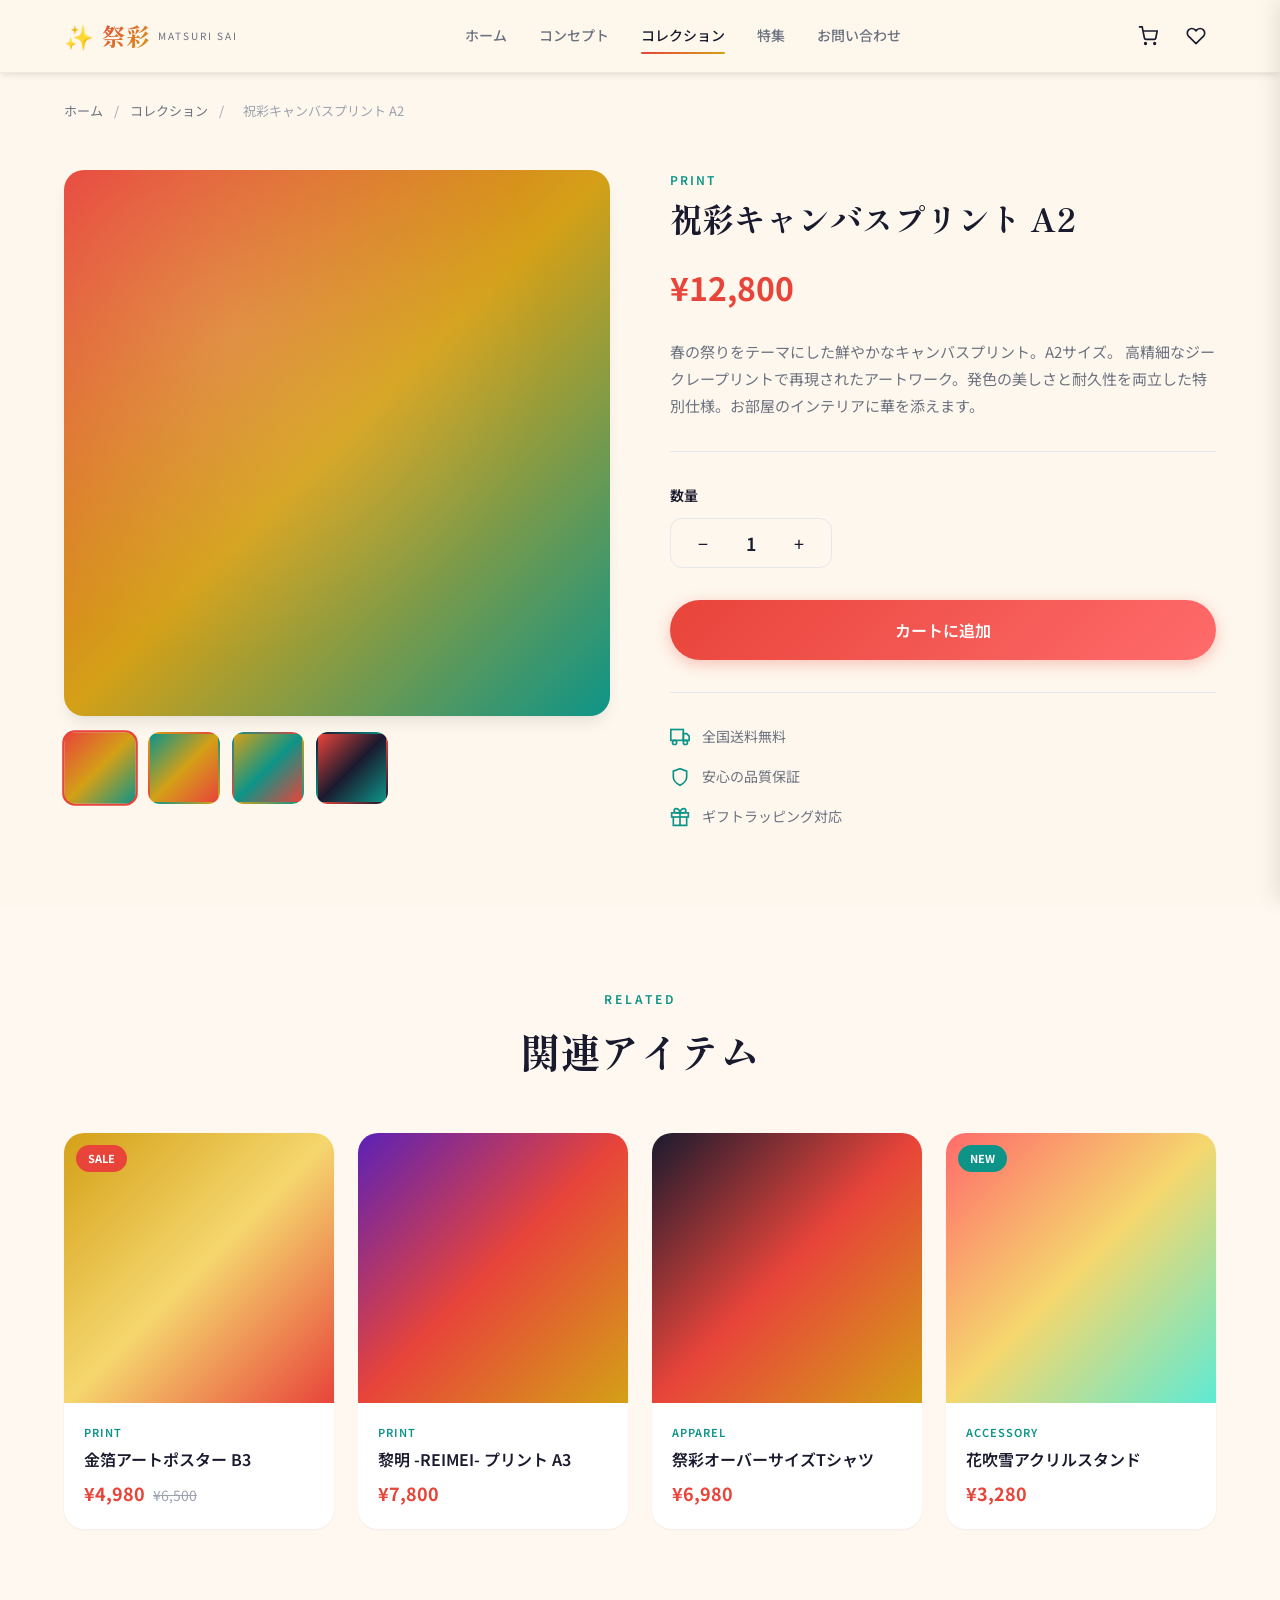
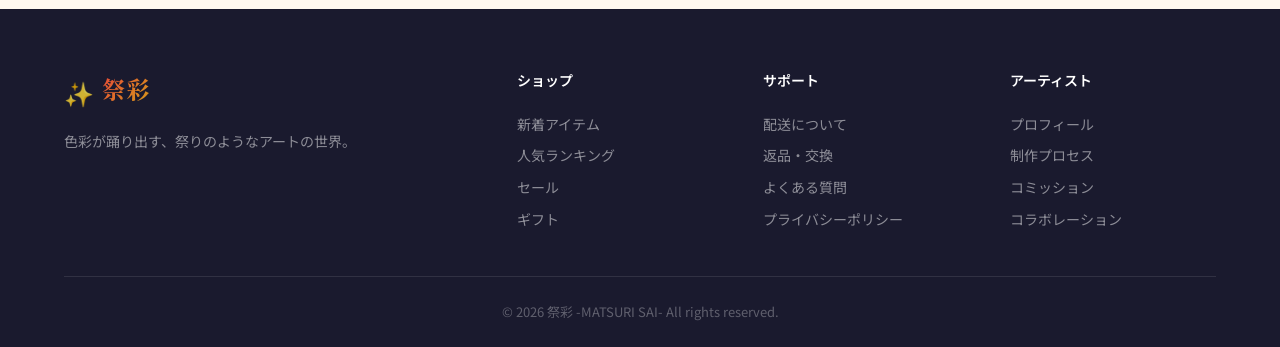
<file: product.html>
<!DOCTYPE html>
<html lang="ja">
<head>
  <meta charset="UTF-8">
  <meta name="viewport" content="width=device-width, initial-scale=1.0">
  <title>商品詳細 | 祭彩 -MATSURI SAI-</title>
  <link rel="stylesheet" href="css/style.css">
  <link rel="stylesheet" href="css/product.css">
  <link rel="preconnect" href="https://fonts.googleapis.com">
  <link rel="preconnect" href="https://fonts.gstatic.com" crossorigin>
  <link href="https://fonts.googleapis.com/css2?family=Noto+Sans+JP:wght@300;400;500;700;900&family=Shippori+Mincho:wght@400;700&display=swap" rel="stylesheet">
</head>
<body>
  <!-- Confetti -->
  <div class="confetti-container" id="confetti-container"></div>

  <!-- Header -->
  <header class="header scrolled" id="header">
    <div class="header-inner">
      <a href="index.html" class="logo">
        <span class="logo-icon">&#x2728;</span>
        <span class="logo-text">祭彩</span>
        <span class="logo-sub">MATSURI SAI</span>
      </a>
      <nav class="nav" id="nav">
        <a href="index.html#hero" class="nav-link">ホーム</a>
        <a href="index.html#about" class="nav-link">コンセプト</a>
        <a href="index.html#products" class="nav-link active">コレクション</a>
        <a href="index.html#featured" class="nav-link">特集</a>
        <a href="index.html#contact" class="nav-link">お問い合わせ</a>
      </nav>
      <div class="header-actions">
        <button class="icon-btn cart-btn" id="cart-btn" aria-label="カート">
          <svg width="20" height="20" viewBox="0 0 24 24" fill="none" stroke="currentColor" stroke-width="2"><circle cx="9" cy="21" r="1"/><circle cx="20" cy="21" r="1"/><path d="M1 1h4l2.68 13.39a2 2 0 0 0 2 1.61h9.72a2 2 0 0 0 2-1.61L23 6H6"/></svg>
          <span class="cart-count" id="cart-count">0</span>
        </button>
        <button class="hamburger" id="hamburger" aria-label="メニュー">
          <span></span><span></span><span></span>
        </button>
      </div>
    </div>
  </header>

  <!-- Breadcrumb -->
  <div class="breadcrumb">
    <div class="container">
      <a href="index.html">ホーム</a>
      <span>/</span>
      <a href="index.html#products">コレクション</a>
      <span>/</span>
      <span id="breadcrumb-name">商品名</span>
    </div>
  </div>

  <!-- Product Detail -->
  <section class="product-detail">
    <div class="container">
      <div class="product-detail-grid">
        <div class="product-gallery">
          <div class="product-main-img" id="product-main-img">
            <!-- Gradient visual -->
          </div>
          <div class="product-thumbs" id="product-thumbs">
            <!-- Thumbnail variations -->
          </div>
        </div>
        <div class="product-info">
          <span class="product-category-label" id="product-category"></span>
          <h1 class="product-title" id="product-title">商品名</h1>
          <div class="product-price-block">
            <span class="product-price" id="product-price">¥0</span>
            <span class="product-original-price" id="product-original-price"></span>
          </div>
          <p class="product-description" id="product-description">説明文</p>

          <div class="product-options">
            <div class="option-group">
              <label>数量</label>
              <div class="qty-selector">
                <button class="qty-btn" id="qty-minus">−</button>
                <span id="qty-value">1</span>
                <button class="qty-btn" id="qty-plus">+</button>
              </div>
            </div>
          </div>

          <div class="product-actions">
            <button class="btn btn-primary btn-full" id="add-to-cart-btn">カートに追加</button>
          </div>

          <div class="product-features">
            <div class="feature-item">
              <svg width="20" height="20" viewBox="0 0 24 24" fill="none" stroke="currentColor" stroke-width="2"><rect x="1" y="3" width="15" height="13"/><polygon points="16 8 20 8 23 11 23 16 16 16 16 8"/><circle cx="5.5" cy="18.5" r="2.5"/><circle cx="18.5" cy="18.5" r="2.5"/></svg>
              <span>全国送料無料</span>
            </div>
            <div class="feature-item">
              <svg width="20" height="20" viewBox="0 0 24 24" fill="none" stroke="currentColor" stroke-width="2"><path d="M12 22s8-4 8-10V5l-8-3-8 3v7c0 6 8 10 8 10z"/></svg>
              <span>安心の品質保証</span>
            </div>
            <div class="feature-item">
              <svg width="20" height="20" viewBox="0 0 24 24" fill="none" stroke="currentColor" stroke-width="2"><polyline points="20 12 20 22 4 22 4 12"/><rect x="2" y="7" width="20" height="5"/><line x1="12" y1="22" x2="12" y2="7"/><path d="M12 7H7.5a2.5 2.5 0 0 1 0-5C11 2 12 7 12 7z"/><path d="M12 7h4.5a2.5 2.5 0 0 0 0-5C13 2 12 7 12 7z"/></svg>
              <span>ギフトラッピング対応</span>
            </div>
          </div>
        </div>
      </div>
    </div>
  </section>

  <!-- Related Products -->
  <section class="related-products">
    <div class="container">
      <div class="section-header">
        <span class="section-tag">Related</span>
        <h2 class="section-title">関連アイテム</h2>
      </div>
      <div class="products-grid" id="related-grid">
        <!-- Injected by JS -->
      </div>
    </div>
  </section>

  <!-- Cart Sidebar (same as index) -->
  <div class="cart-overlay" id="cart-overlay"></div>
  <aside class="cart-sidebar" id="cart-sidebar">
    <div class="cart-header">
      <h3>ショッピングカート</h3>
      <button class="cart-close" id="cart-close">&times;</button>
    </div>
    <div class="cart-items" id="cart-items">
      <div class="cart-empty" id="cart-empty">
        <svg width="48" height="48" viewBox="0 0 24 24" fill="none" stroke="currentColor" stroke-width="1.5"><circle cx="9" cy="21" r="1"/><circle cx="20" cy="21" r="1"/><path d="M1 1h4l2.68 13.39a2 2 0 0 0 2 1.61h9.72a2 2 0 0 0 2-1.61L23 6H6"/></svg>
        <p>カートは空です</p>
      </div>
    </div>
    <div class="cart-footer" id="cart-footer" style="display:none;">
      <div class="cart-total">
        <span>合計</span>
        <span id="cart-total-price">¥0</span>
      </div>
      <button class="btn btn-primary btn-full">レジに進む</button>
    </div>
  </aside>

  <!-- Footer -->
  <footer class="footer">
    <div class="container">
      <div class="footer-grid">
        <div class="footer-brand">
          <a href="index.html" class="logo">
            <span class="logo-icon">&#x2728;</span>
            <span class="logo-text">祭彩</span>
          </a>
          <p>色彩が踊り出す、祭りのようなアートの世界。</p>
        </div>
        <div class="footer-links">
          <h4>ショップ</h4>
          <a href="#">新着アイテム</a>
          <a href="#">人気ランキング</a>
          <a href="#">セール</a>
          <a href="#">ギフト</a>
        </div>
        <div class="footer-links">
          <h4>サポート</h4>
          <a href="#">配送について</a>
          <a href="#">返品・交換</a>
          <a href="#">よくある質問</a>
          <a href="#">プライバシーポリシー</a>
        </div>
        <div class="footer-links">
          <h4>アーティスト</h4>
          <a href="#">プロフィール</a>
          <a href="#">制作プロセス</a>
          <a href="#">コミッション</a>
          <a href="#">コラボレーション</a>
        </div>
      </div>
      <div class="footer-bottom">
        <p>&copy; 2026 祭彩 -MATSURI SAI- All rights reserved.</p>
      </div>
    </div>
  </footer>

  <script src="js/plugin-manager.js"></script>
  <script src="js/app.js"></script>
  <script src="js/product.js"></script>
  <script src="js/plugins/analytics.js"></script>
  <script src="js/plugins/wishlist.js"></script>
</body>
</html>
</file>
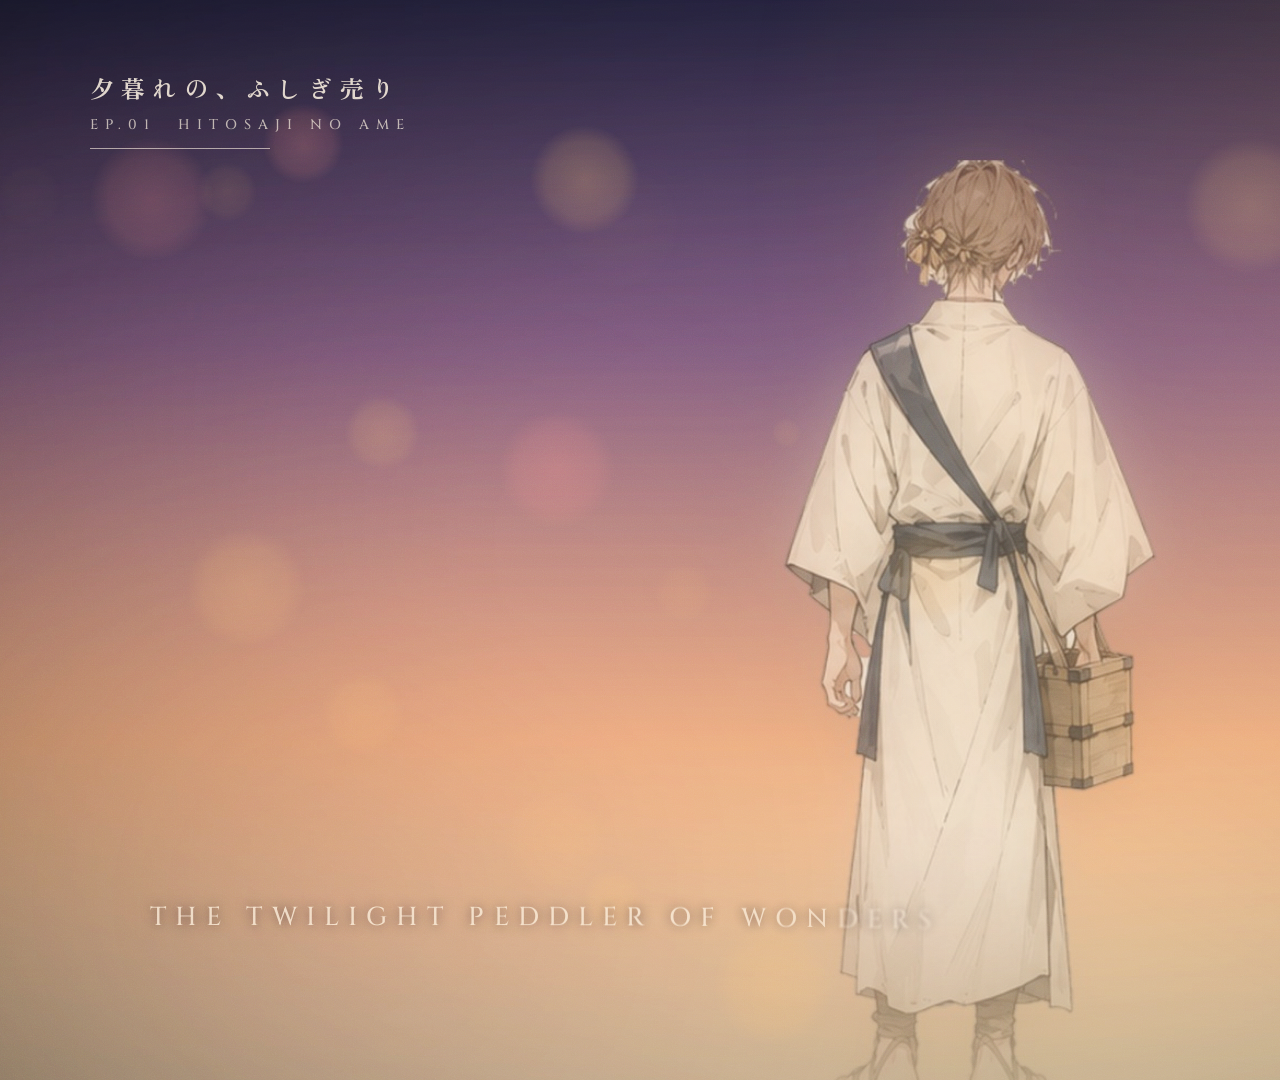
<file: trailer/lyric.html>
<!DOCTYPE html>
<html lang="ja">
<head>
<meta charset="UTF-8">
<title>夕暮れの、ふしぎ売り — Lyric Video</title>
<style>
@font-face { font-family: "Klee"; src: url(fonts/klee600.woff2) format("woff2"); font-weight: 600; }
@font-face { font-family: "ZenOld"; src: url(fonts/zenold700.woff2) format("woff2"); font-weight: 700; }
@font-face { font-family: "Cinzel"; src: url(fonts/cinzel500.woff2) format("woff2"); font-weight: 500; }
* { margin: 0; padding: 0; box-sizing: border-box; }
html, body { width: 1920px; height: 1080px; overflow: hidden; background: #000; }
#stage { position: relative; width: 1920px; height: 1080px; overflow: hidden; background: #0c0b14; }
#cam { position: absolute; inset: -40px; transform-origin: 50% 50%; }
.pl { position: absolute; left: 40px; top: 40px; width: 1920px; height: 1080px; opacity: 0; }
canvas { position: absolute; left: 0; top: 0; }
#texts { position: absolute; inset: 0; }
.ln { position: absolute; white-space: nowrap; display: none; color: #fff6e8;
  text-shadow: 0 0 28px rgba(255,214,160,.45), 0 2px 10px rgba(20,10,30,.55); }
.ln span { display: inline-block; will-change: transform, filter, opacity; }
.zen { font-family: "ZenOld", serif; font-weight: 700; }
.klee { font-family: "Klee", serif; font-weight: 600; }
.en { font-family: "Cinzel", serif; font-weight: 500; letter-spacing: .35em; font-size: 24px; color: rgba(255,240,220,.8); text-shadow: 0 0 12px rgba(20,10,30,.6); }
.vt { writing-mode: vertical-rl; }
#cap { position: absolute; left: 90px; top: 70px; color: rgba(255,244,228,.85); font-family: "ZenOld"; font-size: 24px; letter-spacing: .3em; }
#cap small { display: block; font-family: "Cinzel"; font-size: 14px; letter-spacing: .5em; margin-top: 10px; opacity: .8; }
#cap i { display: block; width: 180px; height: 1px; background: rgba(255,244,228,.6); margin-top: 14px; transform-origin: 0 50%; }
#grain { position: absolute; inset: 0; pointer-events: none; opacity: .14; mix-blend-mode: overlay;
  background-image: url("data:image/svg+xml,%3Csvg xmlns='http://www.w3.org/2000/svg' width='300' height='300'%3E%3Cfilter id='n'%3E%3CfeTurbulence type='fractalNoise' baseFrequency='.9' numOctaves='3' stitchTiles='stitch'/%3E%3C/filter%3E%3Crect width='100%25' height='100%25' filter='url(%23n)'/%3E%3C/svg%3E"); }
#flash { position: absolute; inset: 0; background: #fff4e4; opacity: 0; }
#fade { position: absolute; inset: 0; background: #07060c; opacity: 1; }
</style>
</head>
<body>
<div id="stage">
  <div id="cam"></div>
  <canvas id="fx" width="1920" height="1080"></canvas>
  <div id="texts"></div>
  <div id="cap">夕暮れの、ふしぎ売り<small>EP.01 &nbsp;HITOSAJI NO AME</small><i></i></div>
  <div id="grain"></div>
  <div id="flash"></div>
  <div id="fade"></div>
</div>
<script>
// =====================================================================
//  Lyric video, 33s @ 80 BPM (one bar = 3s). Lines land on bar lines.
//  render(t) is deterministic for frame-by-frame capture.
// =====================================================================
const W = 1920, H = 1080, BAR = 3;
const $ = (s) => document.querySelector(s);
const clamp = (x, a = 0, b = 1) => Math.min(b, Math.max(a, x));
const P = (t, a, b) => clamp((t - a) / (b - a));
const lerp = (a, b, k) => a + (b - a) * k;
const E = {
  outCubic: (x) => 1 - Math.pow(1 - x, 3),
  inOutCubic: (x) => (x < .5 ? 4 * x * x * x : 1 - Math.pow(-2 * x + 2, 3) / 2),
  outExpo: (x) => (x === 1 ? 1 : 1 - Math.pow(2, -10 * x)),
  outBack: (x, s = 1.70158) => 1 + (s + 1) * Math.pow(x - 1, 3) + s * Math.pow(x - 1, 2),
  inOutSine: (x) => -(Math.cos(Math.PI * x) - 1) / 2,
};
function rng(seed) { return () => ((seed = (seed * 16807) % 2147483647) - 1) / 2147483646; }
const fx = $("#fx").getContext("2d");

// ---------- plates (sharp + defocused) ----------
const PL = {};
["fox", "face", "box", "tease", "flip", "front", "wet", "gentle", "happy", "back"].forEach((n) => {
  ["_b", ""].forEach((suf) => {
    const im = document.createElement("img"); im.className = "pl"; im.src = `plates/${n}${suf}.jpg`;
    $("#cam").appendChild(im); PL[n + suf] = im;
  });
});
// show plate `n` between t0..t1 with crossfades and a rack focus in/out
function plate(n, t, t0, t1, { fin = .5, fout = .5, focusIn = .7, focusOut = .5, z0 = 1.0, z1 = 1.06, dx = 0 } = {}) {
  if (t < t0 - fin || t > t1 + fout) return;
  const vis = P(t, t0 - fin, t0) * (1 - P(t, t1, t1 + fout));
  const focus = E.inOutCubic(P(t, t0, t0 + focusIn)) * (1 - E.inOutCubic(P(t, t1 - focusOut, t1)));
  const k = E.inOutSine(P(t, t0 - fin, t1 + fout));
  const tr = `translateX(${dx * k}px) scale(${lerp(z0, z1, k)})`;
  PL[n + "_b"].style.opacity = vis; PL[n + "_b"].style.transform = tr;
  PL[n].style.opacity = vis * focus; PL[n].style.transform = tr;
}

// ---------- lyric lines ----------
const LN = {};
function line(id, text, t, t0, t1, css, cls = "zen", style = "rise", stag = .07) {
  if (!LN[id]) {
    const el = document.createElement("div"); el.className = "ln " + cls;
    el.innerHTML = [...text].map((c) => `<span>${c === " " ? "&nbsp;" : c}</span>`).join("");
    Object.assign(el.style, css); $("#texts").appendChild(el); LN[id] = el;
  }
  const el = LN[id];
  if (t < t0 - .1 || t > t1 + .8) { el.style.display = "none"; return; }
  el.style.display = "block";
  const n = el.children.length;
  [...el.children].forEach((s, i) => {
    const a = t0 + i * stag, k = P(t, a, a + .7), ko = P(t, t1 + i * .02, t1 + .5 + i * .02);
    const e = E.outCubic(k);
    let tf = "", blur = (1 - e) * 14 + ko * 10, op = clamp(k * 1.4) * (1 - ko);
    const vert = el.classList.contains("vt");
    if (style === "rise") tf = vert ? `translateX(${(1 - e) * -20}px) translateY(${(1 - e) * 40}px)` : `translateY(${(1 - e) * 36}px)`;
    if (style === "spread") tf = `translateX(${(1 - e) * (i - n / 2) * -18}px) scale(${lerp(1.25, 1, e)})`;
    if (style === "flip") { const f = E.outBack(k, 1.4); tf = `rotate(${lerp(180, 0, f)}deg) translateY(${(1 - f) * -30}px)`; blur = (1 - e) * 6 + ko * 10; }
    if (style === "rain") { const f = E.outBack(k, 2); tf = `translateY(${(1 - f) * -260}px) scaleY(${lerp(1.6, 1, f)})`; blur = (1 - e) * 8 + ko * 10; }
    if (style === "bloom") { const f = E.outBack(k, 2.4); tf = `scale(${f}) rotate(${(1 - f) * 25}deg)`; blur = (1 - e) * 10 + ko * 10; }
    if (style === "drip") { tf = `translateY(${(1 - e) * -16 + Math.max(0, t - a - .8) * 6}px)`; }
    // drift away on the way out
    if (ko > 0) tf += ` translateY(${ko * -24}px)`;
    s.style.opacity = op; s.style.filter = `blur(${blur.toFixed(2)}px)`; s.style.transform = tf;
  });
}
function en(id, text, t, t0, t1, css) {
  line(id, text, t, t0, t1, css, "en", "rise", .015);
}

// ---------- atmosphere ----------
const BOKEH = (() => { const r = rng(5); return Array.from({ length: 34 }, () => ({ x: r() * W, y: r() * H, s: 14 + r() * 60, v: 6 + r() * 16, ph: r() * 6.3, hue: r() })); })();
function bokeh(t, a, warm = 1) {
  if (a <= 0) return;
  fx.globalCompositeOperation = "screen";
  BOKEH.forEach((b) => {
    const x = (b.x + t * b.v) % (W + 200) - 100, y = b.y + Math.sin(t * .4 + b.ph) * 30;
    const tw = .5 + .5 * Math.sin(t * .9 + b.ph * 2);
    const c = b.hue < .6 ? (warm ? "255,196,120" : "150,180,255") : (warm ? "255,150,140" : "190,170,255");
    const g = fx.createRadialGradient(x, y, 0, x, y, b.s);
    g.addColorStop(0, `rgba(${c},${.28 * a * tw})`); g.addColorStop(.7, `rgba(${c},${.16 * a * tw})`); g.addColorStop(1, `rgba(${c},0)`);
    fx.fillStyle = g; fx.beginPath(); fx.arc(x, y, b.s, 0, 6.283); fx.fill();
  });
  fx.globalCompositeOperation = "source-over";
}
function leak(t, x, y, r, col, a) {
  if (a <= 0) return;
  fx.globalCompositeOperation = "screen";
  const g = fx.createRadialGradient(x, y, 0, x, y, r);
  g.addColorStop(0, `rgba(${col},${a})`); g.addColorStop(1, `rgba(${col},0)`);
  fx.fillStyle = g; fx.fillRect(0, 0, W, H);
  fx.globalCompositeOperation = "source-over";
}
function rain(t, a, x0 = 0, x1 = W, n = 160, seed = 3) {
  if (a <= 0) return;
  const r = rng(seed); fx.lineCap = "round";
  for (let i = 0; i < n; i++) {
    const x = x0 + r() * (x1 - x0), v = 1500 + r() * 900, len = 40 + r() * 60, off = r(), z = r();
    const y = ((off * (H + 200) + t * v * (.6 + z * .6)) % (H + 200)) - 100;
    fx.strokeStyle = `rgba(210,225,255,${a * (.15 + z * .45)})`; fx.lineWidth = .8 + z * 1.8;
    fx.beginPath(); fx.moveTo(x, y); fx.lineTo(x - 6, y + len * (.6 + z)); fx.stroke();
  }
}
function petals(t, t0, a) {
  const d = t - t0; if (d < 0 || a <= 0) return;
  const r = rng(31);
  for (let i = 0; i < 46; i++) {
    const ang = r() * 6.283, sp = 120 + r() * 420, rot = r() * 6.28, sz = 8 + r() * 14;
    const x = 960 + Math.cos(ang) * sp * E.outCubic(clamp(d / 2)) + Math.sin(t * 1.3 + i) * 20;
    const y = 560 + Math.sin(ang) * sp * .6 * E.outCubic(clamp(d / 2)) + d * 40 * (0.5 + r());
    fx.save(); fx.translate(x, y); fx.rotate(rot + t * (1 + r())); fx.globalAlpha = a * clamp(1 - d / 5) * (.5 + r() * .5);
    fx.fillStyle = i % 3 ? "#f6b3a4" : "#ffd9a0";
    fx.beginPath(); fx.ellipse(0, 0, sz, sz * .55, 0, 0, 6.283); fx.fill(); fx.restore();
  }
  fx.globalAlpha = 1;
}
function leader(x0, y0, x1, y1, k, col = "rgba(255,240,220,.85)") {
  if (k <= 0) return;
  const mx = x0, my = y1;
  const L1 = Math.abs(y1 - y0), L2 = Math.abs(x1 - mx), tot = L1 + L2, d = tot * k;
  fx.strokeStyle = col; fx.lineWidth = 1.5; fx.beginPath(); fx.moveTo(x0, y0);
  if (d <= L1) fx.lineTo(x0, y0 + Math.sign(y1 - y0) * d);
  else { fx.lineTo(mx, my); fx.lineTo(mx + Math.sign(x1 - mx) * (d - L1), my); }
  fx.stroke();
  fx.fillStyle = col; fx.beginPath(); fx.arc(x0, y0, 5, 0, 6.283); fx.fill();
  fx.strokeStyle = col; fx.beginPath(); fx.arc(x0, y0, 5 + 10 * E.outCubic(clamp(k * 1.5)), 0, 6.283); fx.stroke();
}

// =====================================================================
function render(t) {
  fx.clearRect(0, 0, W, H);
  Object.values(PL).forEach((im) => (im.style.opacity = 0));
  let flash = 0;

  // ---- plates on the bar grid ----
  plate("back", t, 0.2, 6.0, { fin: .8, focusIn: 2.6, z0: 1.12, z1: 1.02 });
  plate("fox", t, 6.0, 9.0, { dx: -30 });
  plate("face", t, 9.0, 12.0, { z0: 1.0, z1: 1.08, dx: 20 });
  plate("box", t, 12.0, 15.0, { z0: 1.04, z1: 1.12 });
  plate("tease", t, 15.0, 16.5, { fin: .25, fout: .15, focusIn: .3, focusOut: .2, z1: 1.04 });
  plate("flip", t, 16.5, 18.0, { fin: .15, fout: .3, focusIn: .3, focusOut: .3, z0: 1.02, z1: 1.1 });
  plate("front", t, 18.0, 21.0, { z0: 1.1, z1: 1.0 });
  plate("wet", t, 21.0, 24.0, { z0: 1.0, z1: 1.1 });
  plate("happy", t, 24.0, 25.5, { fout: .4, z1: 1.05, dx: 20 });
  plate("gentle", t, 25.5, 27.2, { fin: .4, focusIn: .5, z0: 1.02, z1: 1.08 });
  plate("back", t, 27.2, 33, { fin: .6, focusIn: 99, z0: 1.15, z1: 1.2 });

  // ---- atmosphere per section ----
  const warm = t < 18 || t > 24;
  bokeh(t, t < 18 ? .9 : t < 24 ? .5 : 1, warm);
  leak(t, lerp(1700, 1300, P(t, 0, 12)), 180, 900, "255,170,110", t < 18 ? .22 : t > 24 ? .3 : 0);
  leak(t, 300 + Math.sin(t * .3) * 80, 900, 700, "255,120,140", t < 18 ? .1 : t > 24 ? .14 : 0);
  if (t > 12.3 && t < 15.2) leak(t, 1180, 560, 520, "255,220,150", .35 * P(t, 12.3, 13) * (1 - P(t, 14.6, 15.2)));
  rain(t, P(t, 18.0, 18.3) * (1 - P(t, 23.2, 23.7)) * .9, 0, W, 180, 3);
  rain(t, P(t, 30.2, 31) * .35, 0, W, 60, 9);
  petals(t, 25.3, 1);

  // ---- caption ----
  $("#cap").style.opacity = P(t, .8, 1.6) * (1 - P(t, 26.8, 27.3));
  $("#cap i").style.transform = `scaleX(${E.outExpo(P(t, 1.0, 1.8))})`;

  // ---- intro (0–3) ----
  en("e0", "THE TWILIGHT PEDDLER OF WONDERS", t, 1.0, 2.5, { left: "150px", top: "900px", fontSize: "26px" });

  // ---- L1 · 夕暮れの路地で (3–6) ----
  line("l1", "夕暮れの路地で", t, 3.0, 5.6, { left: "380px", top: "150px", fontSize: "104px", letterSpacing: ".14em" }, "zen vt", "rise", .1);
  en("e1", "IN AN ALLEY, AT DUSK", t, 3.6, 5.6, { left: "150px", top: "960px" });

  // ---- L2 · しおれた花が / 空を待っていた (6–9) ----
  line("l2a", "しおれた花が", t, 6.1, 8.6, { left: "150px", top: "300px", fontSize: "112px", letterSpacing: ".08em" }, "zen", "rise", .07);
  line("l2b", "空を待っていた", t, 6.9, 8.65, { left: "330px", top: "460px", fontSize: "112px", letterSpacing: ".08em" }, "zen", "rise", .07);
  en("e2", "A WILTED FLOWER, WAITING FOR THE SKY", t, 7.4, 8.7, { left: "154px", top: "640px", fontSize: "20px", letterSpacing: ".25em" });

  // ---- L3 · ……おや。 喉、からからだね (9–12) ----
  line("l3a", "……おや。", t, 9.1, 11.6, { left: "150px", top: "300px", fontSize: "170px" }, "zen", "spread", .08);
  line("l3b", "「喉、からからだね」", t, 10.0, 11.65, { left: "170px", top: "560px", fontSize: "76px", letterSpacing: ".06em" }, "klee", "rise", .06);
  en("e3", "OH MY. YOU MUST BE THIRSTY.", t, 10.4, 11.7, { left: "160px", top: "700px", fontSize: "20px", letterSpacing: ".25em" });

  // ---- L4 · 木箱の中には 空がある + callouts (12–15) ----
  line("l4a", "木箱の中には", t, 12.1, 14.6, { left: "120px", top: "250px", fontSize: "88px" }, "zen", "rise", .07);
  line("l4b", "空がある", t, 12.8, 14.65, { left: "120px", top: "380px", fontSize: "132px", color: "#ffe2b6" }, "zen", "spread", .1);
  const bottles = [[1006, 640, "雲", "KUMO"], [1270, 640, "夕焼け", "YUUYAKE"], [1514, 640, "雪", "YUKI"]];
  bottles.forEach(([bx, by, jp, e], i) => {
    const a = 13.0 + i * .375, k = E.inOutCubic(P(t, a, a + .6)) * (1 - P(t, 14.6, 15));
    const lx = bx + (i - 1) * 60, ly = 150 + i * 0;
    leader(bx, by - 120, lx, ly + 60, k);
    line("c" + i, jp, t, a + .35, 14.6, { left: lx - 22 + "px", top: ly - 26 + "px", fontSize: "52px", padding: "4px 12px", background: "rgba(20,12,24,.55)", borderRadius: "6px" }, "zen", "rise", .05);
    en("ce" + i, e, t, a + .45, 14.6, { left: lx - 8 + "px", top: ly + 50 + "px", fontSize: "16px" });
    // the label's dark backing follows the text in and out
    LN["c" + i].style.opacity = P(t, a + .35, a + .7) * (1 - P(t, 14.6, 15.0));
    if (t > a + .3 && t < a + .5) flash = Math.max(flash, .06);
  });

  // ---- L5 · これ、一滴でいいから (15–16.5) ----
  line("l5", "「これ、一滴でいいから」", t, 15.05, 16.3, { left: "1540px", top: "110px", fontSize: "70px" }, "klee vt", "rise", .045);
  // a single glint on the beat
  if (t > 15.75 && t < 16.2) leak(t, 1360, 520, 160 * E.outCubic(P(t, 15.75, 15.9)), "255,255,240", .5 * (1 - P(t, 15.9, 16.2)));

  // ---- L6 · ひっくり返った 空のかけら (16.5–18) ----
  line("l6a", "ひっくり返った", t, 16.55, 17.8, { left: "140px", top: "250px", fontSize: "116px" }, "zen", "flip", .05);
  line("l6b", "空のかけら", t, 16.95, 17.85, { left: "180px", top: "420px", fontSize: "116px", color: "#bcd0f0" }, "zen", "flip", .05);
  if (t >= 17.25 && t < 17.35) flash = .5 * (1 - P(t, 17.25, 17.35));

  // ---- L7 · ぼくの上だけ 雨が降る (18–21) ----
  line("l7a", "ぼくの上だけ", t, 18.4, 20.6, { left: "1390px", top: "140px", fontSize: "118px", color: "#dfe8ff" }, "zen vt", "rain", .09);
  line("l7b", "雨が降る", t, 19.2, 20.65, { left: "1240px", top: "260px", fontSize: "118px", color: "#dfe8ff" }, "zen vt", "rain", .11);
  en("e7", "RAIN, ONLY ON ME", t, 19.6, 20.7, { left: "360px", top: "900px", color: "rgba(220,230,255,.8)" });

  // ---- L8 · ……気前がいいね、きみ (21–24) ----
  line("l8", "「……気前がいいね、きみ」", t, 21.3, 23.2, { left: "140px", top: "430px", fontSize: "84px", color: "#e8eeff" }, "klee", "drip", .07);
  en("e8", "HOW GENEROUS OF YOU.", t, 22.3, 23.25, { left: "150px", top: "580px", color: "rgba(220,230,255,.8)" });

  // ---- L9 · それでも 花は、ひらいた (24–27) ----
  line("l9a", "それでも", t, 24.2, 26.7, { left: "980px", top: "250px", fontSize: "100px" }, "zen", "rise", .1);
  line("l9b", "花は、ひらいた", t, 25.3, 26.75, { left: "110px", top: "740px", fontSize: "98px", color: "#ffe6c4" }, "zen", "bloom", .09);
  en("e9", "AND STILL, THE FLOWER BLOOMED", t, 25.9, 26.8, { left: "116px", top: "880px", fontSize: "20px", letterSpacing: ".25em" });

  // ---- TITLE (27–33) ----
  line("tt", "夕暮れの、ふしぎ売り", t, 27.6, 32.4, { left: "0px", width: "1920px", textAlign: "center", top: "400px", fontSize: "128px", letterSpacing: ".1em" }, "zen", "spread", .09);
  en("te", "THE TWILIGHT PEDDLER OF WONDERS", t, 28.8, 32.4, { left: "0px", width: "1920px", textAlign: "center", top: "585px", fontSize: "26px", color: "rgba(255,246,232,.95)" });
  line("tep", "第一話「ひとさじの雨」", t, 29.4, 32.4, { left: "0px", width: "1920px", textAlign: "center", top: "660px", fontSize: "52px", letterSpacing: ".18em" }, "klee", "rise", .04);
  en("tc", "COMING SOON", t, 30.2, 32.4, { left: "0px", width: "1920px", textAlign: "center", top: "780px", fontSize: "22px", color: "rgba(255,246,232,.95)" });
  if (t > 28.2) leak(t, 960, 470, 700, "255,190,120", .25 * P(t, 28.2, 29));

  // camera breathing
  const sway = Math.sin(t * .5) * 6;
  $("#cam").style.transform = `translate(${sway}px, ${Math.cos(t * .37) * 4}px)`;
  $("#flash").style.opacity = flash;
  $("#fade").style.opacity = 1 - P(t, 0, .8) + P(t, 32.2, 33);
  $("#grain").style.backgroundPosition = `${(Math.floor(t * 24) * 73) % 300}px ${(Math.floor(t * 24) * 131) % 300}px`;
}
window.render = render;
window.DURATION = 33;
if (!location.search.includes("capture")) {
  const t0 = performance.now();
  (function loop() { render(((performance.now() - t0) / 1000) % 33); requestAnimationFrame(loop); })();
}
</script>
</body>
</html>
</file>
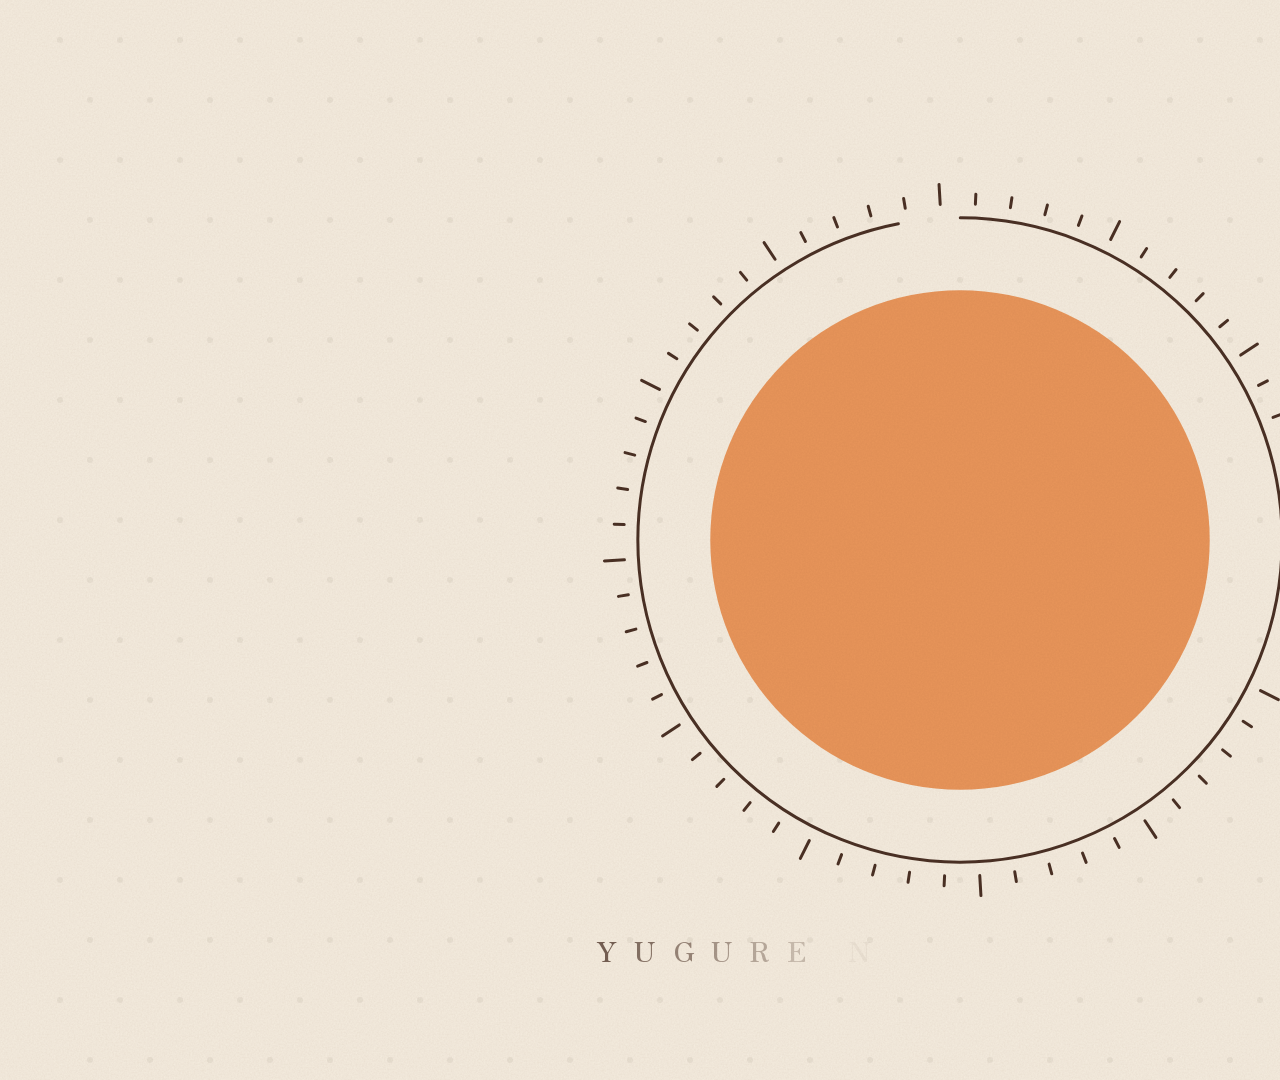
<file: trailer/mg.html>
<!DOCTYPE html>
<html lang="ja">
<head>
<meta charset="UTF-8">
<title>夕暮れの、ふしぎ売り — Motion Graphics</title>
<style>
@font-face { font-family: "Klee"; src: url(fonts/klee600.woff2) format("woff2"); font-weight: 600; }
@font-face { font-family: "ZenOld"; src: url(fonts/zenold700.woff2) format("woff2"); font-weight: 700; }
:root { --paper: #f4ecdf; --dusk: #e8955a; --gold: #d9a441; --navy: #2f3e5c; --ink: #4a3024; --rain: #9fb4cf; --rose: #e98a7a; }
* { margin: 0; padding: 0; box-sizing: border-box; }
html, body { width: 1920px; height: 1080px; overflow: hidden; background: #000; }
#stage { position: relative; width: 1920px; height: 1080px; overflow: hidden; background: var(--paper); }
#cam { position: absolute; inset: 0; transform-origin: 50% 50%; }
canvas { position: absolute; left: 0; top: 0; }
.sp { position: absolute; left: 0; top: 0; transform-origin: 50% 50%; display: none; }
.t { position: absolute; white-space: nowrap; display: none; }
.t span { display: inline-block; }
.zen { font-family: "ZenOld", serif; font-weight: 700; }
.klee { font-family: "Klee", serif; font-weight: 600; }
#paper { position: absolute; inset: 0; pointer-events: none; opacity: .18; mix-blend-mode: multiply;
  background-image: url("data:image/svg+xml,%3Csvg xmlns='http://www.w3.org/2000/svg' width='400' height='400'%3E%3Cfilter id='n'%3E%3CfeTurbulence type='fractalNoise' baseFrequency='.6' numOctaves='4' stitchTiles='stitch'/%3E%3CfeColorMatrix values='0 0 0 0 .55 0 0 0 0 .45 0 0 0 0 .35 0 0 0 .9 0'/%3E%3C/filter%3E%3Crect width='100%25' height='100%25' filter='url(%23n)'/%3E%3C/svg%3E"); }
#flash { position: absolute; inset: 0; background: #fff8ea; opacity: 0; pointer-events: none; }
#fade { position: absolute; inset: 0; background: #1a120e; opacity: 0; pointer-events: none; }
</style>
</head>
<body>
<div id="stage">
  <div id="cam">
    <canvas id="bg" width="1920" height="1080"></canvas>
    <img class="sp" id="f_sad" src="assets/f_sad.png">
    <img class="sp" id="f_happy" src="assets/f_happy.png">
    <img class="sp" id="f_bottle" src="assets/f_bottle.png">
    <img class="sp" id="f_surprise" src="assets/f_surprise.png">
    <img class="sp" id="f_front" src="assets/f_front.png">
    <img class="sp" id="m_face_big" src="assets/m_face_big.png">
    <img class="sp" id="m_tease" src="assets/m_tease.png">
    <img class="sp" id="m_front" src="assets/m_front.png">
    <img class="sp" id="m_wet" src="assets/m_wet.png">
    <img class="sp" id="m_gentle" src="assets/m_gentle.png">
    <img class="sp" id="m_back" src="assets/m_back.png">
    <img class="sp" id="box_open" src="assets/box_open.png">
    <img class="sp" id="bx0" src="assets/box_open.png">
    <img class="sp" id="bx1" src="assets/box_open.png">
    <img class="sp" id="bx2" src="assets/box_open.png">
    <canvas id="fx" width="1920" height="1080"></canvas>
    <div id="texts"></div>
  </div>
  <div id="paper"></div>
  <div id="flash"></div>
  <div id="fade"></div>
</div>

<script>
// =====================================================================
//  『夕暮れの、ふしぎ売り』 motion-graphics trailer, 30s @ 100 BPM.
//  render(t) is deterministic; every cut and hit sits on the beat grid.
// =====================================================================
const W = 1920, H = 1080, B = 0.6;
const C = { paper: "#f4ecdf", dusk: "#e8955a", gold: "#d9a441", navy: "#2f3e5c", ink: "#4a3024", rain: "#9fb4cf", rose: "#e98a7a", cream: "#fbf6ee", plum: "#6b4a6e" };
const $ = (s) => document.querySelector(s);
const clamp = (x, a = 0, b = 1) => Math.min(b, Math.max(a, x));
const P = (t, a, b) => clamp((t - a) / (b - a));
const lerp = (a, b, k) => a + (b - a) * k;
const E = {
  outCubic: (x) => 1 - Math.pow(1 - x, 3),
  inCubic: (x) => x * x * x,
  inOutCubic: (x) => (x < .5 ? 4 * x * x * x : 1 - Math.pow(-2 * x + 2, 3) / 2),
  outExpo: (x) => (x === 1 ? 1 : 1 - Math.pow(2, -10 * x)),
  inExpo: (x) => (x === 0 ? 0 : Math.pow(2, 10 * x - 10)),
  inOutExpo: (x) => x === 0 ? 0 : x === 1 ? 1 : x < .5 ? Math.pow(2, 20 * x - 10) / 2 : (2 - Math.pow(2, -20 * x + 10)) / 2,
  outBack: (x, s = 1.70158) => 1 + (s + 1) * Math.pow(x - 1, 3) + s * Math.pow(x - 1, 2),
  outElastic: (x) => x === 0 ? 0 : x === 1 ? 1 : Math.pow(2, -10 * x) * Math.sin((x * 10 - .75) * (2 * Math.PI) / 3) + 1,
};
function rng(seed) { return () => ((seed = (seed * 16807) % 2147483647) - 1) / 2147483646; }
const bg = $("#bg").getContext("2d"), fx = $("#fx").getContext("2d");

// ---------- sprites ----------
const SPR = {};
document.querySelectorAll(".sp").forEach((el) => (SPR[el.id] = el));
// centre (x,y), height h, rotation, opacity, clip-path (in sprite-local px)
function put(id, x, y, h, rot = 0, op = 1, clip = "") {
  const el = SPR[id], w = h * el.naturalWidth / el.naturalHeight;
  el.style.display = "block"; el.style.width = w + "px"; el.style.height = h + "px"; el.style.opacity = op;
  el.style.transform = `translate(${x - w / 2}px, ${y - h / 2}px) rotate(${rot}deg)`;
  el.style.clipPath = clip; return { w, h, x0: x - w / 2, y0: y - h / 2 };
}
// sprite shown through a circular window centred on the stage point (cx,cy)
function putInCircle(id, cx, cy, r, x, y, h, rot = 0) {
  const g = put(id, x, y, h, rot);
  SPR[id].style.clipPath = `circle(${Math.max(0, r)}px at ${cx - g.x0}px ${cy - g.y0}px)`;
}
function putInRect(id, rx, ry, rw, rh, x, y, h, rad = 0) {
  const g = put(id, x, y, h);
  SPR[id].style.clipPath = `inset(${ry - g.y0}px ${g.x0 + g.w - rx - rw}px ${g.y0 + g.h - ry - rh}px ${rx - g.x0}px round ${rad}px)`;
}

// ---------- kinetic text ----------
const TX = {};
function tx(id, text, cls, css) {
  if (!TX[id]) {
    const el = document.createElement("div"); el.className = "t " + cls; el.id = id;
    el.innerHTML = [...text].map((c) => `<span>${c === " " ? "&nbsp;" : c}</span>`).join("");
    Object.assign(el.style, css); $("#texts").appendChild(el); TX[id] = el;
  }
  const el = TX[id]; el.style.display = "block"; return [...el.children];
}
function hideTexts() { Object.values(TX).forEach((el) => (el.style.display = "none")); }
// per-char rise-in with stagger; returns nothing
function charsIn(spans, t, t0, stag = .04, dur = .45, dy = 60, out = null) {
  spans.forEach((s, i) => {
    const k = E.outBack(P(t, t0 + i * stag, t0 + i * stag + dur), 2);
    const o = out ? P(t, out + i * stag * .5, out + i * stag * .5 + .25) : 0;
    s.style.opacity = clamp(k * 1.5) * (1 - o);
    s.style.transform = `translateY(${(1 - k) * dy - o * dy * .6}px) rotate(${(1 - clamp(k)) * 8}deg)`;
  });
}

// ---------- drawing helpers ----------
function circle(ctx, x, y, r, col) { if (r <= 0) return; ctx.fillStyle = col; ctx.beginPath(); ctx.arc(x, y, r, 0, 6.283); ctx.fill(); }
function ring(ctx, x, y, r, w, col, a0 = 0, a1 = 6.283) { if (r <= 0) return; ctx.strokeStyle = col; ctx.lineWidth = w; ctx.beginPath(); ctx.arc(x, y, r, a0, a1); ctx.stroke(); }
function ticks(ctx, x, y, r, n, len, col, rot, reveal = 1) {
  ctx.strokeStyle = col; ctx.lineWidth = 3;
  for (let i = 0; i < n * reveal; i++) {
    const a = rot + (i / n) * 6.283, l = i % 5 ? len : len * 2;
    ctx.beginPath(); ctx.moveTo(x + Math.cos(a) * r, y + Math.sin(a) * r); ctx.lineTo(x + Math.cos(a) * (r + l), y + Math.sin(a) * (r + l)); ctx.stroke();
  }
}
function flatCloud(ctx, x, y, s, col) {
  ctx.fillStyle = col;
  [[-60, 12, 42], [-20, -16, 54], [34, -6, 48], [70, 14, 36], [0, 20, 44]].forEach(([bx, by, r]) => { ctx.beginPath(); ctx.arc(x + bx * s, y + by * s, r * s, 0, 6.283); ctx.fill(); });
  ctx.fillRect(x - 70 * s, y + 10 * s, 140 * s, 44 * s);
}
function drop(ctx, x, y, s, col) {
  ctx.fillStyle = col; ctx.beginPath(); ctx.moveTo(x, y - 40 * s);
  ctx.bezierCurveTo(x + 8 * s, y - 20 * s, x + 26 * s, y, x + 26 * s, y + 16 * s);
  ctx.arc(x, y + 16 * s, 26 * s, 0, Math.PI); ctx.bezierCurveTo(x - 26 * s, y, x - 8 * s, y - 20 * s, x, y - 40 * s); ctx.fill();
}
function rainLines(ctx, t, x0, x1, y0, y1, n, col, sp = 1800, seed = 3, len = 60) {
  const r = rng(seed); ctx.strokeStyle = col; ctx.lineWidth = 4; ctx.lineCap = "round";
  for (let i = 0; i < n; i++) {
    const x = x0 + r() * (x1 - x0), v = sp * (.8 + r() * .5), off = r();
    const y = y0 + ((off * (y1 - y0) + t * v) % (y1 - y0));
    ctx.beginPath(); ctx.moveTo(x, y); ctx.lineTo(x, Math.min(y1, y + len)); ctx.stroke();
  }
}
function flower(ctx, x, y, s, bloom, t, col = C.rose) {
  ctx.save(); ctx.translate(x, y); ctx.scale(s, s);
  const stem = E.outCubic(clamp(bloom * 2));
  ctx.strokeStyle = C.ink; ctx.lineWidth = 5; ctx.lineCap = "round";
  ctx.beginPath(); ctx.moveTo(0, 0); ctx.lineTo(0, -200 * stem); ctx.stroke();
  ctx.fillStyle = "#7d9a5e";
  const lf = E.outBack(P(bloom, .3, .6));
  ctx.beginPath(); ctx.ellipse(-26 * lf, -80, 30 * lf, 11 * lf, -.5, 0, 6.283); ctx.fill();
  ctx.beginPath(); ctx.ellipse(26 * lf, -120, 28 * lf, 10 * lf, .5, 0, 6.283); ctx.fill();
  ctx.translate(0, -200 * stem); ctx.rotate(t * .4);
  const pk = E.outElastic(P(bloom, .45, 1));
  for (let i = 0; i < 6; i++) {
    ctx.save(); ctx.rotate(i * 6.283 / 6);
    ctx.fillStyle = col; ctx.beginPath(); ctx.ellipse(0, -34 * pk, 18 * pk, 34 * pk, 0, 0, 6.283); ctx.fill(); ctx.restore();
  }
  circle(ctx, 0, 0, 15 * pk, C.gold);
  ctx.restore();
}
function burstLines(ctx, x, y, t, t0, n, r0, r1, col, w = 5) {
  const k = P(t, t0, t0 + .45); if (k <= 0 || k >= 1) return;
  ctx.strokeStyle = col; ctx.lineWidth = w; ctx.lineCap = "round";
  for (let i = 0; i < n; i++) {
    const a = (i / n) * 6.283 + .2, a1 = lerp(r0, r1, E.outExpo(k)), a2 = lerp(r0, r1, E.outExpo(clamp(k * 1.6 - .5)));
    ctx.beginPath(); ctx.moveTo(x + Math.cos(a) * a2, y + Math.sin(a) * a2); ctx.lineTo(x + Math.cos(a) * a1, y + Math.sin(a) * a1); ctx.stroke();
  }
}
function paperBg(ctx, col) { ctx.fillStyle = col; ctx.fillRect(0, 0, W, H); }
function dotGrid(ctx, t, col, a) {
  ctx.fillStyle = col; ctx.globalAlpha = a;
  for (let y = 40; y < H; y += 60) for (let x = 40 + ((y / 60) % 2) * 30; x < W; x += 60) { ctx.beginPath(); ctx.arc(x + Math.sin(t + y) * 0, y, 3, 0, 6.283); ctx.fill(); }
  ctx.globalAlpha = 1;
}

// =====================================================================
function render(t) {
  Object.values(SPR).forEach((el) => (el.style.display = "none"));
  hideTexts();
  bg.clearRect(0, 0, W, H); fx.clearRect(0, 0, W, H);
  let flash = 0, fade = 0, cam = { x: 0, y: 0, s: 1, r: 0 };

  // ===== 1 · OPEN: line → sun (0 – 2.4) =====
  if (t < 2.4) {
    paperBg(bg, C.paper); dotGrid(bg, t, C.ink, .06);
    const ln = E.outExpo(P(t, .1, .7)), col = E.inExpo(P(t, .6, .8));
    fx.strokeStyle = C.ink; fx.lineWidth = 3;
    fx.beginPath(); fx.moveTo(960 - 700 * ln * (1 - col), 540); fx.lineTo(960 + 700 * ln * (1 - col), 540); fx.stroke();
    const sun = t < .8 ? 0 : E.outElastic(P(t, .8, 1.6)) * 250;
    circle(fx, 960, 540, sun, C.dusk);
    ring(fx, 960, 540, sun * 1.25 + 10, 3, C.ink, -1.57, -1.57 + 6.283 * E.outCubic(P(t, 1.0, 1.8)));
    ticks(fx, 960, 540, sun * 1.25 + 24, 60, 10, C.ink, t * .3, E.outCubic(P(t, 1.1, 1.9)));
    const s1 = tx("o_jp", "夕暮れ", "zen", { left: "1340px", top: "300px", fontSize: "120px", color: C.ink, writingMode: "vertical-rl" });
    charsIn(s1, t, 1.2, .1, .5, -80);
    const s2 = tx("o_en", "YUGURE NO FUSHIGI-URI", "zen", { left: "360px", top: "930px", width: "1200px", textAlign: "center", fontSize: "28px", letterSpacing: ".6em", color: C.ink });
    s2.forEach((s, i) => { s.style.opacity = P(t, 1.4 + i * .02, 1.6 + i * .02); s.style.transform = ""; });
    burstLines(fx, 960, 540, t, .8, 16, 270, 420, C.gold, 6);
    // exit: sun swells to fill the frame (orange becomes next BG)
    const ex = E.inExpo(P(t, 2.0, 2.4));
    if (ex > 0) circle(fx, 960, 540, sun + ex * 1300, C.dusk);
  }

  // ===== 2 · FOX IN THE SUN (2.4 – 4.8) =====
  if (t >= 2.4 && t < 4.8) {
    paperBg(bg, C.dusk);
    // concentric rings pulsing on the beat
    for (let i = 0; i < 6; i++) ring(bg, 1180, 540, 180 + i * 70 + ((t - 2.4) * 60) % 70, 2, "rgba(255,240,220,.35)");
    const ir = E.outBack(P(t, 2.4, 2.9)) * 330;
    circle(bg, 1180, 540, ir + 14, C.paper);
    putInCircle("f_sad", 1180, 540, ir, 1180, 600, 600, Math.sin(t * 2) * 1.5);
    ring(fx, 1180, 540, ir + 14, 4, C.ink);
    const l1 = tx("fox1", "しおれた花と、", "zen", { left: "150px", top: "360px", fontSize: "84px", color: C.paper });
    const l2 = tx("fox2", "ちいさな狐。", "zen", { left: "150px", top: "480px", fontSize: "84px", color: C.ink });
    charsIn(l1, t, 2.7, .05, .4, 70, 4.45); charsIn(l2, t, 3.3, .05, .4, 70, 4.5);
    // wilted-flower icon under the text
    fx.save(); fx.translate(260, 820); fx.strokeStyle = C.ink; fx.lineWidth = 5; fx.lineCap = "round";
    const d = E.outCubic(P(t, 3.6, 4.1));
    fx.beginPath(); fx.moveTo(0, 0); fx.quadraticCurveTo(0, -90 * d, 40 * d, -110 * d); fx.stroke();
    circle(fx, 48 * d, -96 * d, 14 * d, C.plum); fx.restore();
    const ex = E.inExpo(P(t, 4.5, 4.8));
    if (ex > 0) { fx.fillStyle = C.navy; fx.fillRect(0, H * (1 - ex), W, H * ex); }
  }

  // ===== 3 · HE LEANS IN — split panels (4.8 – 7.2) =====
  if (t >= 4.8 && t < 7.2) {
    paperBg(bg, C.navy);
    const cols = [C.navy, C.cream, C.dusk];
    const pw = [520, 880, 520];
    let x = 0;
    pw.forEach((w, i) => {
      const k = E.outExpo(P(t, 4.8 + i * .08, 5.4 + i * .08));
      bg.fillStyle = cols[i]; bg.fillRect(x, i % 2 ? H * (1 - k) : 0, w, H * k); x += w;
    });
    const up = E.outExpo(P(t, 5.0, 5.7));
    putInRect("m_face_big", 520, 0, 880, H, 960, lerp(1200, 560, up) + Math.sin(t * 1.6) * 5, 1000);
    const a = tx("lean1", "……おや。", "zen", { left: "70px", top: "300px", fontSize: "92px", color: C.cream });
    charsIn(a, t, 5.4, .06, .4, 60);
    const b = tx("lean2", "喉、", "zen", { left: "1470px", top: "380px", fontSize: "110px", color: C.navy });
    const c = tx("lean3", "からからだね", "klee", { left: "1470px", top: "540px", fontSize: "60px", color: C.cream });
    charsIn(b, t, 5.9, .08, .4, 60); charsIn(c, t, 6.2, .05, .35, 40);
    fx.fillStyle = C.navy; fx.fillRect(1470, 650, 380 * E.outExpo(P(t, 6.4, 6.9)), 6);
  }

  // ===== 4 · THE BOX — outline draws, then three bottle portholes (7.2 – 10.8) =====
  if (t >= 7.2 && t < 10.8) {
    paperBg(bg, C.cream); dotGrid(bg, t, C.ink, .05);
    const draw = E.inOutCubic(P(t, 7.2, 7.9));
    const bw = 520, bh = 360, bx = 960 - bw / 2, by = 560 - bh / 2;
    const per = 2 * (bw + bh), len = per * draw;
    fx.globalAlpha = 1 - P(t, 8.3, 8.6);
    fx.strokeStyle = C.ink; fx.lineWidth = 6; fx.setLineDash([len, per]);
    fx.strokeRect(bx, by, bw, bh); fx.setLineDash([]);
    // handle
    fx.beginPath(); fx.moveTo(bx + 60, by); fx.lineTo(bx + 90, by - 110 * draw); fx.lineTo(bx + bw - 90, by - 110 * draw); fx.lineTo(bx + bw - 60, by); fx.stroke();
    fx.globalAlpha = 1;
    // lid pops open at 8.1 with light
    const open = E.outBack(P(t, 8.1, 8.4), 2.5);
    if (open > 0) {
      const g = fx.createRadialGradient(960, by, 0, 960, by, 700);
      g.addColorStop(0, `rgba(255,214,140,${.8 * open})`); g.addColorStop(1, "rgba(255,214,140,0)");
      fx.fillStyle = g; fx.fillRect(0, 0, W, H);
      burstLines(fx, 960, by, t, 8.1, 20, 120, 620, C.gold, 7);
    }
    if (t >= 8.1 && t < 8.18) flash = .6;
    // the real box fades in over the outline, then shrinks away
    const real = P(t, 8.2, 8.5), away = E.inOutExpo(P(t, 8.9, 9.3));
    if (real > 0 && away < 1) put("box_open", 960, lerp(560, 540, away), lerp(520, 100, away), 0, real * (1 - away));
    // three portholes, each a zoomed window onto one bottle
    const kinds = [["雲", "KUMO", C.rain], ["夕", "YUUGURE", C.dusk], ["雪", "YUKI", "#cfe0ee"]];
    kinds.forEach(([kj, en, col], i) => {
      const t0 = 9.0 + i * B / 2, k = E.outBack(P(t, t0, t0 + .4), 1.8);
      if (k <= 1e-3) return;
      const cx = 960 + (i - 1) * 520, cy = 500, r = 200 * k;
      const big = tx("kj" + i, kj, "zen", { left: cx - 170 + "px", top: "210px", fontSize: "340px", color: col, opacity: ".35" });
      big[0].style.transform = `scale(${k})`; big[0].style.opacity = .3;
      circle(bg, cx, cy, r + 16, col);
      // box_open is 1004x1027 display at h 1027; bottle centres at local x ≈ 0.18/0.5/0.8 of width, y ≈ 0.66
      const H0 = 1500, wImg = H0 * 260 / 266, lx = [0.15, 0.46, 0.76][i] + .04;
      putInCircle("bx" + i, cx, cy, r, cx + (0.5 - lx) * wImg, cy + (0.5 - 0.68) * H0, H0);
      ring(fx, cx, cy, r + 16, 4, C.ink);
      ticks(fx, cx, cy, r + 26, 36, 8, C.ink, t * (i % 2 ? -.4 : .4), k);
      const lab = tx("en" + i, en, "zen", { left: cx - 200 + "px", width: "400px", top: "760px", textAlign: "center", fontSize: "34px", letterSpacing: ".4em", color: C.ink });
      lab.forEach((s, j) => { s.style.opacity = P(t, t0 + .2 + j * .02, t0 + .4 + j * .02); s.style.transform = ""; });
    });
    const ex = E.inExpo(P(t, 10.5, 10.8));
    if (ex > 0) circle(fx, 440, 500, ex * 2300, C.dusk);
  }

  // ===== 5 · "one drop" (10.8 – 13.2) =====
  if (t >= 10.8 && t < 13.2) {
    paperBg(bg, C.dusk);
    const panel = E.outExpo(P(t, 10.8, 11.3));
    const px = lerp(1920, 900, panel);
    bg.fillStyle = C.cream; bg.fillRect(px, 90, 900, 900);
    putInRect("m_tease", px, 90, 900, 900, px + 450, 560 + Math.sin(t * 2) * 4, 960, 0);
    fx.strokeStyle = C.ink; fx.lineWidth = 5; fx.strokeRect(px, 90, 900, 900);
    // giant 一滴 and a falling drop with ripples
    const big = tx("itteki", "一滴", "zen", { left: "120px", top: "250px", fontSize: "300px", color: C.cream });
    charsIn(big, t, 11.2, .12, .45, 120);
    const fall = P(t, 11.9, 12.35);
    if (fall > 0 && fall < 1) drop(fx, 430, lerp(120, 820, E.inCubic(fall)), 1.3, C.navy);
    [0, .15, .3].forEach((d) => {
      const rk = P(t, 12.35 + d, 12.95 + d);
      if (rk > 0 && rk < 1) { fx.globalAlpha = 1 - rk; fx.strokeStyle = C.navy; fx.lineWidth = 4; fx.beginPath(); fx.ellipse(430, 850, 40 + rk * 260, 10 + rk * 60, 0, 0, 6.283); fx.stroke(); fx.globalAlpha = 1; }
    });
    const sub = tx("s5", "これ、一滴でいいから", "klee", { left: "120px", top: "600px", fontSize: "54px", color: C.ink });
    sub.forEach((s, i) => { s.style.opacity = clamp((t - 11.6) * 12 - i); s.style.transform = ""; });
  }

  // ===== 6 · FLIP → ぽんっ (13.2 – 15.6) =====
  if (t >= 13.2 && t < 15.6) {
    paperBg(bg, C.cream);
    for (let i = 0; i < 14; i++) { bg.fillStyle = i % 2 ? "rgba(233,138,122,.12)" : "rgba(217,164,65,.10)"; bg.beginPath(); bg.moveTo(960, 540); bg.arc(960, 540, 1400, i * .449 + t * .2, (i + 1) * .449 + t * .2); bg.fill(); }
    const flip = E.outBack(P(t, 13.8, 14.05), 3);
    cam.r = lerp(0, -12, flip) * (1 - P(t, 14.4, 14.9));
    const inn = E.outBack(P(t, 13.2, 13.6));
    circle(bg, 900, 560, 330 * inn, C.paper);
    putInCircle("f_bottle", 900, 560, 330 * inn, 900, 590, 640, lerp(0, -40, flip));
    ring(fx, 900, 560, 330 * inn, 5, C.ink);
    // speed marks on the flip
    const sm = P(t, 13.8, 14.0) * (1 - P(t, 14.1, 14.3));
    if (sm > 0) { fx.strokeStyle = C.ink; fx.lineWidth = 6; fx.lineCap = "round"; [[-1, -.5], [-1.1, 0], [-1, .5]].forEach(([dx, dy]) => { fx.globalAlpha = sm; fx.beginPath(); fx.moveTo(1060 + dx * -100, 320 + dy * 100); fx.lineTo(1060 + dx * -170, 320 + dy * 170); fx.stroke(); }); fx.globalAlpha = 1; }
    // ぽんっ
    const pon = tx("pon", "ぽんっ", "zen", { left: "1150px", top: "150px", fontSize: "230px", color: C.navy });
    pon.forEach((s, i) => { const k = E.outElastic(P(t, 14.1 + i * .06, 14.7 + i * .06)); s.style.opacity = P(t, 14.1 + i * .06, 14.15 + i * .06); s.style.transform = `scale(${k}) rotate(${(1 - k) * -20 + (i - 1) * 6}deg)`; });
    burstLines(fx, 1050, 330, t, 14.1, 12, 60, 260, C.navy, 6);
    if (t >= 14.1 && t < 14.16) flash = .45;
    // navy cloud grows from the bottle neck and swallows the frame
    const cl = E.outBack(P(t, 14.2, 14.6)), sw = E.inExpo(P(t, 15.1, 15.6));
    if (cl > 0) flatCloud(fx, 1040 - sw * 80, 330 + sw * 200, lerp(.2, 1.3, cl) + sw * 14, C.navy);
    cam.s = 1 + Math.max(0, 1 - Math.abs(t - 14.1) / .15) * .04;
  }

  // ===== 7a · ONLY ON HIM (15.6 – 17.4) =====
  if (t >= 15.6 && t < 17.4) {
    paperBg(bg, C.dusk);
    // everywhere else: sunset stripes; his column: navy + rain
    for (let i = 0; i < 6; i++) { bg.fillStyle = `rgba(255,236,210,${.08 + i * .02})`; bg.fillRect(0, 700 + i * 50, W, 25); }
    const col = E.outExpo(P(t, 15.6, 15.9));
    bg.fillStyle = C.navy; bg.fillRect(960 - 190 * col, 0, 380 * col, H);
    rainLines(fx, t, 780, 1140, 150, 1000, 70, "rgba(200,220,245,.9)", 2000, 5, 70);
    put("m_front", 960, 600, 760);
    flatCloud(fx, 960, lerp(-80, 150, E.outBack(P(t, 15.6, 15.95))), 1.5, "#1e2842");
    const L1 = tx("only", "彼の上だけ、", "zen", { left: "140px", top: "300px", fontSize: "90px", color: C.cream });
    const L2 = tx("dosha", "土砂降り。", "zen", { left: "1300px", top: "560px", fontSize: "120px", color: C.navy });
    charsIn(L1, t, 15.8, .05, .35, 50); charsIn(L2, t, 16.35, .07, .3, -120);
    // arrow pointing at him
    const ar = E.outExpo(P(t, 16.0, 16.4));
    fx.strokeStyle = C.cream; fx.lineWidth = 6; fx.lineCap = "round";
    fx.beginPath(); fx.moveTo(560, 430); fx.lineTo(560 + 190 * ar, 430 + 60 * ar); fx.stroke();
    if (ar > .9) { fx.beginPath(); fx.moveTo(750, 490); fx.lineTo(716, 462); fx.moveTo(750, 490); fx.lineTo(708, 500); fx.stroke(); }
    if (t >= 16.35 && t < 16.41) flash = .3;
    cam.x = Math.sin(t * 70) * Math.max(0, 1 - Math.abs(t - 16.35) / .2) * 12;
  }
  // ===== 7b · deadpan close-up through rain blinds (17.4 – 19.8) =====
  if (t >= 17.4 && t < 19.8) {
    paperBg(bg, C.navy);
    rainLines(bg, t, 0, W, 0, H, 90, "rgba(159,180,207,.35)", 1600, 9, 90);
    // horizontal blinds reveal the wet face
    const n = 8;
    for (let i = 0; i < n; i++) {
      const k = E.outExpo(P(t, 17.4 + i * .04, 17.8 + i * .04));
      bg.fillStyle = C.rain; bg.fillRect(560, 60 + i * 100, 800 * k, 100);
    }
    const rv = E.outExpo(P(t, 17.55, 18.1));
    putInRect("m_wet", 560, 60, 800 * rv, 800, 960, 520, 900, 0);
    rainLines(fx, t, 560, 1360, 60, 860, 40, "rgba(230,240,255,.8)", 2200, 17, 50);
    const sub = tx("s7", "……気前がいいね、きみ", "klee", { left: "0px", width: "1920px", textAlign: "center", top: "915px", fontSize: "56px", color: C.cream, textShadow: "0 3px 12px rgba(0,0,0,.6)" });
    sub.forEach((s, i) => { s.style.opacity = clamp((t - 17.9) * 10 - i); s.style.transform = ""; });
    // fox caught, in a porthole
    const fk = E.outBack(P(t, 19.0, 19.3), 2.2) * (1 - P(t, 19.6, 19.8));
    if (fk > 0) { circle(bg, 1640, 300, 170 * fk + 10, C.cream); ring(fx, 1640, 300, 170 * fk + 10, 5, C.ink); }
    if (fk > 0) putInCircle("f_surprise", 1640, 300, 170 * fk, 1640, 330, 380);
    if (fk > 0) {
      // "!" marks
      fx.fillStyle = C.gold; fx.font = "700 90px ZenOld"; fx.fillText("!", 1790, 180 + (1 - fk) * 30);
    }
  }

  // ===== 8 · BLOOM (19.8 – 22.8) =====
  if (t >= 19.8 && t < 22.8) {
    paperBg(bg, C.cream);
    const b = P(t, 19.9, 20.9);
    // radial petals burst behind
    for (let i = 0; i < 24; i++) {
      const k = E.outExpo(P(t, 20.3 + (i % 6) * .03, 21.0 + (i % 6) * .03));
      const a = i / 24 * 6.283 + t * .15;
      bg.fillStyle = i % 2 ? "rgba(233,138,122,.25)" : "rgba(217,164,65,.22)";
      bg.save(); bg.translate(700, 520); bg.rotate(a); bg.beginPath(); bg.ellipse(0, -300 * k, 30 * k, 120 * k, 0, 0, 6.283); bg.fill(); bg.restore();
    }
    [0, .2, .4].forEach((d) => { const rk = P(t, 20.4 + d, 21.4 + d); if (rk > 0 && rk < 1) ring(fx, 700, 520, rk * 520, 4 * (1 - rk) + 1, C.gold); });
    flower(fx, 700, 900, 1.9, b, t);
    const fk = E.outBack(P(t, 20.6, 20.95));
    if (fk > 0) circle(bg, 330, 780, 160 * fk + 8, C.dusk);
    if (fk > 0) putInCircle("f_happy", 330, 780, 160 * fk, 330, 800, 330);
    // gentle smile in a big gold-ringed porthole
    const mk = E.outExpo(P(t, 21.2, 21.7));
    if (mk > 0) circle(bg, 1360, 520, 380 * mk + 18, C.gold);
    if (mk > 0) putInCircle("m_gentle", 1360, 520, 380 * mk, 1360, 560, 880);
    if (mk > 0) ring(fx, 1360, 520, 380 * mk + 18, 4, C.ink);
    const tag = tx("tag", "ふしぎ、売ります。", "zen", { left: "1080px", top: "930px", fontSize: "64px", color: C.ink });
    charsIn(tag, t, 21.9, .05, .35, 40);
  }

  // ===== 9 · HIS OWN WEATHER (22.8 – 25.8) =====
  if (t >= 22.8 && t < 25.8) {
    paperBg(bg, C.dusk);
    const hor = 700;
    bg.fillStyle = "#f2b27c"; bg.fillRect(0, hor, W, H - hor);
    circle(bg, 960, hor, 260, "#f7cf9a");
    const k = P(t, 22.8, 25.8), walk = E.inOutCubic(k);
    const y = lerp(760, 640, walk), h = lerp(560, 360, walk), step = Math.abs(Math.sin(t * 5.2)) * 5;
    put("m_back", 960, y - step, h);
    const top = y - h / 2;
    flatCloud(fx, 960, top - 70, .45, C.navy);
    rainLines(fx, t, 925, 995, top - 50, top + 70, 10, "rgba(47,62,92,.8)", 900, 13, 26);
    // tiny umbrella pops at 24.0 and a price tag swings from it
    const u = E.outBack(P(t, 24.0, 24.25), 3);
    if (u > 0) {
      fx.save(); fx.translate(1030, top + 10);
      fx.fillStyle = C.rose; fx.beginPath(); fx.moveTo(-40 * u, 0); fx.quadraticCurveTo(0, -46 * u, 40 * u, 0); fx.quadraticCurveTo(0, -10 * u, -40 * u, 0); fx.fill();
      fx.strokeStyle = C.ink; fx.lineWidth = 3; fx.beginPath(); fx.moveTo(0, -32 * u); fx.lineTo(0, 40); fx.stroke();
      const sw = Math.sin((t - 24.1) * 7) * Math.exp(-(t - 24.1) * 1.5) * .6;
      fx.rotate(sw); fx.fillStyle = C.cream; fx.strokeStyle = C.ink; fx.lineWidth = 2;
      fx.beginPath(); fx.moveTo(0, 40); fx.lineTo(0, 60); fx.stroke();
      fx.fillRect(-34, 60, 68, 30); fx.strokeRect(-34, 60, 68, 30);
      fx.fillStyle = C.ink; fx.font = "700 18px ZenOld"; fx.textAlign = "center"; fx.fillText("非売品", 0, 82); fx.textAlign = "start";
      fx.restore();
    }
    const q = tx("q", "そっちは、", "zen", { left: "140px", top: "260px", fontSize: "96px", color: C.cream });
    const q2 = tx("q2", "売り物か。", "zen", { left: "1340px", top: "260px", fontSize: "96px", color: C.navy });
    charsIn(q, t, 24.4, .06, .35, 50); charsIn(q2, t, 24.9, .06, .35, 50);
    const ex = E.inExpo(P(t, 25.45, 25.8));
    if (ex > 0) circle(fx, 960, 540, ex * 1150, C.paper);
  }

  // ===== 10 · TITLE (25.8 – 30) =====
  if (t >= 25.8) {
    paperBg(bg, C.paper); dotGrid(bg, t, C.ink, .05);
    const s = E.outElastic(P(t, 25.8, 26.6));
    circle(bg, 960, 330, 150 * s, C.dusk);
    ring(fx, 960, 330, 150 * s + 26, 3, C.ink, -1.57, -1.57 + 6.283 * E.outCubic(P(t, 26.0, 26.8)));
    ticks(fx, 960, 330, 150 * s + 38, 60, 8, C.ink, t * .2, E.outCubic(P(t, 26.1, 26.9)));
    // horizon lines under the sun
    for (let i = 0; i < 4; i++) { const k = E.outExpo(P(t, 26.2 + i * .06, 26.7 + i * .06)); bg.fillStyle = C.paper; bg.fillRect(960 - 170, 360 + i * 26, 340 * k, 10); }
    const title = tx("title", "夕暮れの、ふしぎ売り", "zen", { left: "0px", width: "1920px", textAlign: "center", top: "560px", fontSize: "132px", color: C.ink, letterSpacing: ".04em" });
    title.forEach((sp, i) => {
      const k = E.outBack(P(t, 26.4 + i * .07, 26.9 + i * .07), 2.2);
      sp.style.opacity = clamp(k * 2); sp.style.transform = `translateY(${(1 - k) * -120}px)`;
    });
    fx.fillStyle = C.ink; const rl = E.inOutExpo(P(t, 27.4, 27.9)); fx.fillRect(960 - 360 * rl, 745, 720 * rl, 3);
    const ep = tx("ep", "第一話「ひとさじの雨」", "klee", { left: "0px", width: "1920px", textAlign: "center", top: "775px", fontSize: "54px", color: C.ink, letterSpacing: ".15em" });
    ep.forEach((sp, i) => { sp.style.opacity = P(t, 27.8 + i * .03, 28.0 + i * .03); sp.style.transform = ""; });
    const cs = tx("cs", "COMING SOON", "zen", { left: "0px", width: "1920px", textAlign: "center", top: "885px", fontSize: "28px", color: C.ink, letterSpacing: ".9em" });
    cs.forEach((sp, i) => { sp.style.opacity = P(t, 28.3 + i * .03, 28.5 + i * .03) * .8; sp.style.transform = ""; });
    // the story ends on rain
    rainLines(fx, t, 0, W, 0, H, 50, `rgba(47,62,92,${.28 * P(t, 28.6, 29.2)})`, 1300, 23, 50);
    fade = P(t, 29.3, 30);
  }

  $("#cam").style.transform = `translate(${cam.x}px, ${cam.y}px) scale(${cam.s}) rotate(${cam.r}deg)`;
  $("#flash").style.opacity = flash;
  $("#fade").style.opacity = fade;
  $("#paper").style.backgroundPosition = `${(Math.floor(t * 12) * 97) % 400}px ${(Math.floor(t * 12) * 53) % 400}px`;
}

window.render = render;
window.DURATION = 30;
if (!location.search.includes("capture")) {
  const t0 = performance.now();
  (function loop() { render(((performance.now() - t0) / 1000) % 30); requestAnimationFrame(loop); })();
}
</script>
</body>
</html>
</file>
<file: css/style.css>
/* ============================================
   祭彩 -MATSURI SAI- EC Site Stylesheet
   Color palette inspired by festive anime icon:
   - Crimson Red: #e8443a
   - Gold: #d4a017
   - Teal: #0d9488
   - Deep Purple: #5b21b6
   - Warm White: #fef7ed
   ============================================ */

/* --- Reset & Base --- */
*, *::before, *::after {
  margin: 0;
  padding: 0;
  box-sizing: border-box;
}

:root {
  --crimson: #e8443a;
  --crimson-light: #ff6b6b;
  --gold: #d4a017;
  --gold-light: #f5d76e;
  --teal: #0d9488;
  --teal-light: #5eead4;
  --purple: #5b21b6;
  --purple-light: #a78bfa;
  --bg: #fef7ed;
  --bg-alt: #fff8f0;
  --surface: #ffffff;
  --text: #1a1a2e;
  --text-light: #6b7280;
  --text-muted: #9ca3af;
  --border: #e5e7eb;
  --shadow-sm: 0 1px 2px rgba(0,0,0,0.05);
  --shadow: 0 4px 6px -1px rgba(0,0,0,0.07), 0 2px 4px -2px rgba(0,0,0,0.05);
  --shadow-lg: 0 10px 15px -3px rgba(0,0,0,0.08), 0 4px 6px -4px rgba(0,0,0,0.05);
  --shadow-xl: 0 20px 25px -5px rgba(0,0,0,0.1), 0 8px 10px -6px rgba(0,0,0,0.05);
  --radius: 12px;
  --radius-lg: 20px;
  --transition: 0.3s cubic-bezier(0.4, 0, 0.2, 1);
  --font-sans: 'Noto Sans JP', sans-serif;
  --font-serif: 'Shippori Mincho', serif;
}

html {
  scroll-behavior: smooth;
  font-size: 16px;
}

body {
  font-family: var(--font-sans);
  background: var(--bg);
  color: var(--text);
  line-height: 1.7;
  overflow-x: hidden;
  -webkit-font-smoothing: antialiased;
}

a {
  text-decoration: none;
  color: inherit;
}

img {
  max-width: 100%;
  display: block;
}

button {
  cursor: pointer;
  border: none;
  background: none;
  font-family: inherit;
}

input, textarea, select {
  font-family: inherit;
  font-size: inherit;
}

.container {
  max-width: 1200px;
  margin: 0 auto;
  padding: 0 24px;
}

/* --- Confetti Background --- */
.confetti-container {
  position: fixed;
  top: 0;
  left: 0;
  width: 100%;
  height: 100%;
  pointer-events: none;
  z-index: 9999;
  overflow: hidden;
}

.confetti {
  position: absolute;
  width: 10px;
  height: 10px;
  opacity: 0;
  animation: confetti-fall 3s ease-in-out forwards;
}

@keyframes confetti-fall {
  0% {
    opacity: 1;
    transform: translateY(-10px) rotate(0deg);
  }
  100% {
    opacity: 0;
    transform: translateY(100vh) rotate(720deg);
  }
}

/* --- Header --- */
.header {
  position: fixed;
  top: 0;
  left: 0;
  right: 0;
  z-index: 1000;
  background: rgba(254, 247, 237, 0.85);
  backdrop-filter: blur(20px);
  -webkit-backdrop-filter: blur(20px);
  border-bottom: 1px solid rgba(0,0,0,0.05);
  transition: var(--transition);
}

.header.scrolled {
  background: rgba(254, 247, 237, 0.95);
  box-shadow: var(--shadow);
}

.header-inner {
  max-width: 1200px;
  margin: 0 auto;
  padding: 0 24px;
  display: flex;
  align-items: center;
  justify-content: space-between;
  height: 72px;
}

.logo {
  display: flex;
  align-items: center;
  gap: 8px;
}

.logo-icon {
  font-size: 24px;
}

.logo-text {
  font-family: var(--font-serif);
  font-size: 24px;
  font-weight: 700;
  background: linear-gradient(135deg, var(--crimson), var(--gold));
  -webkit-background-clip: text;
  -webkit-text-fill-color: transparent;
  background-clip: text;
}

.logo-sub {
  font-size: 10px;
  letter-spacing: 2px;
  color: var(--text-light);
  text-transform: uppercase;
}

.nav {
  display: flex;
  gap: 32px;
}

.nav-link {
  font-size: 14px;
  font-weight: 500;
  color: var(--text-light);
  position: relative;
  padding: 4px 0;
  transition: var(--transition);
}

.nav-link::after {
  content: '';
  position: absolute;
  bottom: -2px;
  left: 0;
  width: 0;
  height: 2px;
  background: linear-gradient(90deg, var(--crimson), var(--gold));
  border-radius: 1px;
  transition: var(--transition);
}

.nav-link:hover,
.nav-link.active {
  color: var(--text);
}

.nav-link:hover::after,
.nav-link.active::after {
  width: 100%;
}

.header-actions {
  display: flex;
  align-items: center;
  gap: 8px;
}

.icon-btn {
  width: 40px;
  height: 40px;
  display: flex;
  align-items: center;
  justify-content: center;
  border-radius: 50%;
  color: var(--text);
  transition: var(--transition);
  position: relative;
}

.icon-btn:hover {
  background: rgba(0,0,0,0.05);
}

.cart-count {
  position: absolute;
  top: 2px;
  right: 2px;
  background: var(--crimson);
  color: white;
  font-size: 10px;
  font-weight: 700;
  width: 18px;
  height: 18px;
  border-radius: 50%;
  display: flex;
  align-items: center;
  justify-content: center;
  opacity: 0;
  transform: scale(0.5);
  transition: var(--transition);
}

.cart-count.show {
  opacity: 1;
  transform: scale(1);
}

.hamburger {
  display: none;
  flex-direction: column;
  gap: 5px;
  width: 40px;
  height: 40px;
  align-items: center;
  justify-content: center;
}

.hamburger span {
  display: block;
  width: 20px;
  height: 2px;
  background: var(--text);
  border-radius: 1px;
  transition: var(--transition);
}

.hamburger.active span:nth-child(1) {
  transform: translateY(7px) rotate(45deg);
}

.hamburger.active span:nth-child(2) {
  opacity: 0;
}

.hamburger.active span:nth-child(3) {
  transform: translateY(-7px) rotate(-45deg);
}

/* --- Search Modal --- */
.search-modal {
  position: fixed;
  top: 0;
  left: 0;
  right: 0;
  background: rgba(254, 247, 237, 0.98);
  backdrop-filter: blur(20px);
  z-index: 2000;
  padding: 24px;
  transform: translateY(-100%);
  transition: var(--transition);
}

.search-modal.active {
  transform: translateY(0);
}

.search-modal-inner {
  max-width: 600px;
  margin: 0 auto;
  display: flex;
  align-items: center;
  gap: 16px;
}

.search-input {
  flex: 1;
  padding: 16px 24px;
  border: 2px solid var(--border);
  border-radius: 100px;
  font-size: 16px;
  background: var(--surface);
  outline: none;
  transition: var(--transition);
}

.search-input:focus {
  border-color: var(--teal);
}

.search-close {
  font-size: 28px;
  color: var(--text-light);
  padding: 8px;
  transition: var(--transition);
}

.search-close:hover {
  color: var(--crimson);
}

.search-results {
  max-width: 600px;
  margin: 16px auto 0;
  max-height: 300px;
  overflow-y: auto;
}

.search-result-item {
  display: flex;
  align-items: center;
  gap: 12px;
  padding: 12px 16px;
  border-radius: var(--radius);
  cursor: pointer;
  transition: var(--transition);
}

.search-result-item:hover {
  background: rgba(0,0,0,0.03);
}

.search-result-thumb {
  width: 48px;
  height: 48px;
  border-radius: 8px;
  flex-shrink: 0;
}

.search-result-info h4 {
  font-size: 14px;
  font-weight: 500;
}

.search-result-info p {
  font-size: 12px;
  color: var(--text-light);
}

/* --- Hero --- */
.hero {
  position: relative;
  min-height: 100vh;
  display: flex;
  align-items: center;
  justify-content: center;
  text-align: center;
  overflow: hidden;
  padding-top: 72px;
}

.hero-bg {
  position: absolute;
  inset: 0;
  z-index: 0;
}

.hero-gradient {
  position: absolute;
  inset: 0;
  background:
    radial-gradient(ellipse at 20% 50%, rgba(232, 68, 58, 0.15) 0%, transparent 50%),
    radial-gradient(ellipse at 80% 50%, rgba(13, 148, 136, 0.12) 0%, transparent 50%),
    radial-gradient(ellipse at 50% 80%, rgba(212, 160, 23, 0.1) 0%, transparent 50%),
    radial-gradient(ellipse at 60% 20%, rgba(91, 33, 182, 0.08) 0%, transparent 50%);
  animation: hero-gradient-shift 8s ease-in-out infinite alternate;
}

@keyframes hero-gradient-shift {
  0% { opacity: 0.8; transform: scale(1); }
  100% { opacity: 1; transform: scale(1.05); }
}

.hero-pattern {
  position: absolute;
  inset: 0;
  background-image:
    radial-gradient(circle at 10% 20%, var(--crimson) 1px, transparent 1px),
    radial-gradient(circle at 90% 80%, var(--teal) 1px, transparent 1px),
    radial-gradient(circle at 50% 50%, var(--gold) 1px, transparent 1px),
    radial-gradient(circle at 30% 70%, var(--purple) 1px, transparent 1px),
    radial-gradient(circle at 70% 30%, var(--crimson-light) 1px, transparent 1px);
  background-size: 100px 100px, 120px 120px, 80px 80px, 90px 90px, 110px 110px;
  opacity: 0.3;
  animation: pattern-float 20s linear infinite;
}

@keyframes pattern-float {
  0% { transform: translate(0, 0); }
  100% { transform: translate(-50px, -50px); }
}

.hero-content {
  position: relative;
  z-index: 1;
  padding: 0 24px;
}

.hero-tag {
  font-size: 14px;
  font-weight: 500;
  color: var(--teal);
  letter-spacing: 2px;
  margin-bottom: 24px;
  animation: fadeInUp 0.8s ease-out 0.2s both;
}

.hero-title {
  font-family: var(--font-serif);
  font-size: clamp(48px, 8vw, 96px);
  font-weight: 900;
  line-height: 1.1;
  margin-bottom: 24px;
}

.hero-title-line {
  display: block;
  animation: fadeInUp 0.8s ease-out 0.4s both;
}

.hero-title-line.accent {
  background: linear-gradient(135deg, var(--crimson), var(--gold), var(--teal));
  -webkit-background-clip: text;
  -webkit-text-fill-color: transparent;
  background-clip: text;
  animation: fadeInUp 0.8s ease-out 0.6s both;
}

.hero-desc {
  font-size: 16px;
  color: var(--text-light);
  line-height: 1.8;
  max-width: 500px;
  margin: 0 auto 40px;
  animation: fadeInUp 0.8s ease-out 0.8s both;
}

.hero-actions {
  display: flex;
  gap: 16px;
  justify-content: center;
  flex-wrap: wrap;
  animation: fadeInUp 0.8s ease-out 1s both;
}

.hero-scroll {
  position: absolute;
  bottom: 32px;
  left: 50%;
  transform: translateX(-50%);
  display: flex;
  flex-direction: column;
  align-items: center;
  gap: 8px;
  color: var(--text-muted);
  font-size: 12px;
  letter-spacing: 2px;
  animation: fadeInUp 0.8s ease-out 1.2s both;
}

.hero-scroll-line {
  width: 1px;
  height: 40px;
  background: linear-gradient(to bottom, var(--text-muted), transparent);
  animation: scroll-pulse 2s ease-in-out infinite;
}

@keyframes scroll-pulse {
  0%, 100% { opacity: 0.3; transform: scaleY(0.6); }
  50% { opacity: 1; transform: scaleY(1); }
}

@keyframes fadeInUp {
  from {
    opacity: 0;
    transform: translateY(30px);
  }
  to {
    opacity: 1;
    transform: translateY(0);
  }
}

/* --- Buttons --- */
.btn {
  display: inline-flex;
  align-items: center;
  justify-content: center;
  gap: 8px;
  padding: 14px 32px;
  font-size: 14px;
  font-weight: 600;
  border-radius: 100px;
  transition: var(--transition);
  white-space: nowrap;
}

.btn-primary {
  background: linear-gradient(135deg, var(--crimson), var(--crimson-light));
  color: white;
  box-shadow: 0 4px 15px rgba(232, 68, 58, 0.3);
}

.btn-primary:hover {
  transform: translateY(-2px);
  box-shadow: 0 6px 20px rgba(232, 68, 58, 0.4);
}

.btn-outline {
  border: 2px solid var(--text);
  color: var(--text);
}

.btn-outline:hover {
  background: var(--text);
  color: white;
  transform: translateY(-2px);
}

.btn-sm {
  padding: 8px 20px;
  font-size: 13px;
}

.btn-full {
  width: 100%;
}

.btn-gold {
  background: linear-gradient(135deg, var(--gold), var(--gold-light));
  color: var(--text);
  box-shadow: 0 4px 15px rgba(212, 160, 23, 0.3);
}

.btn-gold:hover {
  transform: translateY(-2px);
  box-shadow: 0 6px 20px rgba(212, 160, 23, 0.4);
}

/* --- Section Headers --- */
.section-header {
  text-align: center;
  margin-bottom: 48px;
}

.section-tag {
  font-size: 12px;
  font-weight: 600;
  letter-spacing: 3px;
  text-transform: uppercase;
  color: var(--teal);
  margin-bottom: 8px;
  display: block;
}

.section-title {
  font-family: var(--font-serif);
  font-size: clamp(28px, 4vw, 40px);
  font-weight: 700;
}

/* --- About --- */
.about {
  padding: 100px 0;
}

.about-grid {
  display: grid;
  grid-template-columns: repeat(3, 1fr);
  gap: 32px;
}

.about-card {
  background: var(--surface);
  border-radius: var(--radius-lg);
  padding: 40px 32px;
  text-align: center;
  box-shadow: var(--shadow);
  transition: var(--transition);
  opacity: 0;
  transform: translateY(20px);
}

.about-card.visible {
  opacity: 1;
  transform: translateY(0);
}

.about-card:hover {
  transform: translateY(-8px);
  box-shadow: var(--shadow-xl);
}

.about-card-icon {
  width: 64px;
  height: 64px;
  border-radius: 16px;
  display: flex;
  align-items: center;
  justify-content: center;
  margin: 0 auto 24px;
}

.about-card h3 {
  font-family: var(--font-serif);
  font-size: 20px;
  margin-bottom: 12px;
}

.about-card p {
  font-size: 14px;
  color: var(--text-light);
  line-height: 1.8;
}

/* --- Products --- */
.products {
  padding: 100px 0;
  background: var(--bg-alt);
}

.filter-bar {
  display: flex;
  justify-content: center;
  gap: 8px;
  margin-bottom: 40px;
  flex-wrap: wrap;
}

.filter-btn {
  padding: 10px 24px;
  border-radius: 100px;
  font-size: 14px;
  font-weight: 500;
  color: var(--text-light);
  background: var(--surface);
  border: 1px solid var(--border);
  transition: var(--transition);
}

.filter-btn:hover {
  color: var(--text);
  border-color: var(--text);
}

.filter-btn.active {
  background: linear-gradient(135deg, var(--crimson), var(--gold));
  color: white;
  border-color: transparent;
}

.products-grid {
  display: grid;
  grid-template-columns: repeat(auto-fill, minmax(270px, 1fr));
  gap: 24px;
}

.product-card {
  background: var(--surface);
  border-radius: var(--radius-lg);
  overflow: hidden;
  box-shadow: var(--shadow-sm);
  transition: var(--transition);
  cursor: pointer;
  opacity: 0;
  transform: translateY(20px);
  animation: fadeInUp 0.5s ease-out forwards;
}

.product-card:hover {
  transform: translateY(-6px);
  box-shadow: var(--shadow-lg);
}

.product-card-img {
  position: relative;
  aspect-ratio: 1;
  overflow: hidden;
}

.product-card-img-inner {
  width: 100%;
  height: 100%;
  transition: transform 0.5s ease;
}

.product-card:hover .product-card-img-inner {
  transform: scale(1.05);
}

.product-card-badge {
  position: absolute;
  top: 12px;
  left: 12px;
  padding: 4px 12px;
  border-radius: 100px;
  font-size: 11px;
  font-weight: 700;
  color: white;
  background: var(--crimson);
  z-index: 2;
}

.product-card-badge.new {
  background: var(--teal);
}

.product-card-badge.limited {
  background: var(--purple);
}

.product-card-quick {
  position: absolute;
  bottom: 12px;
  right: 12px;
  width: 40px;
  height: 40px;
  border-radius: 50%;
  background: white;
  display: flex;
  align-items: center;
  justify-content: center;
  box-shadow: var(--shadow);
  opacity: 0;
  transform: translateY(8px);
  transition: var(--transition);
  z-index: 2;
  color: var(--crimson);
}

.product-card:hover .product-card-quick {
  opacity: 1;
  transform: translateY(0);
}

.product-card-body {
  padding: 20px;
}

.product-card-category {
  font-size: 11px;
  font-weight: 600;
  letter-spacing: 1px;
  text-transform: uppercase;
  color: var(--teal);
  margin-bottom: 6px;
}

.product-card-name {
  font-size: 16px;
  font-weight: 600;
  margin-bottom: 8px;
  line-height: 1.4;
}

.product-card-price {
  font-size: 18px;
  font-weight: 700;
  color: var(--crimson);
}

.product-card-price .original {
  font-size: 14px;
  color: var(--text-muted);
  text-decoration: line-through;
  font-weight: 400;
  margin-left: 8px;
}

/* --- Featured --- */
.featured {
  padding: 100px 0;
}

.featured-banner {
  background: linear-gradient(135deg, #1a1a2e 0%, #16213e 50%, #0f3460 100%);
  border-radius: var(--radius-lg);
  padding: 60px;
  display: flex;
  align-items: center;
  justify-content: space-between;
  position: relative;
  overflow: hidden;
  min-height: 360px;
}

.featured-banner-content {
  position: relative;
  z-index: 2;
  max-width: 500px;
}

.featured-label {
  display: inline-block;
  padding: 6px 16px;
  border-radius: 100px;
  font-size: 12px;
  font-weight: 700;
  letter-spacing: 1px;
  background: linear-gradient(135deg, var(--gold), var(--gold-light));
  color: var(--text);
  margin-bottom: 20px;
}

.featured-title {
  font-family: var(--font-serif);
  font-size: clamp(28px, 4vw, 40px);
  color: white;
  margin-bottom: 16px;
  line-height: 1.3;
}

.featured-desc {
  color: rgba(255,255,255,0.7);
  font-size: 15px;
  line-height: 1.8;
  margin-bottom: 32px;
}

.featured-banner-visual {
  position: absolute;
  right: 60px;
  top: 50%;
  transform: translateY(-50%);
  width: 300px;
  height: 300px;
}

.featured-orb {
  position: absolute;
  border-radius: 50%;
  filter: blur(60px);
  animation: orb-float 6s ease-in-out infinite;
}

.orb-1 {
  width: 200px;
  height: 200px;
  background: rgba(232, 68, 58, 0.4);
  top: 0;
  right: 0;
  animation-delay: 0s;
}

.orb-2 {
  width: 160px;
  height: 160px;
  background: rgba(212, 160, 23, 0.4);
  bottom: 0;
  left: 0;
  animation-delay: 2s;
}

.orb-3 {
  width: 120px;
  height: 120px;
  background: rgba(13, 148, 136, 0.4);
  top: 50%;
  left: 50%;
  transform: translate(-50%, -50%);
  animation-delay: 4s;
}

@keyframes orb-float {
  0%, 100% { transform: translate(0, 0) scale(1); }
  33% { transform: translate(10px, -15px) scale(1.05); }
  66% { transform: translate(-10px, 10px) scale(0.95); }
}

.orb-3 {
  animation-name: orb-float-center;
}

@keyframes orb-float-center {
  0%, 100% { transform: translate(-50%, -50%) scale(1); }
  33% { transform: translate(-40%, -60%) scale(1.05); }
  66% { transform: translate(-60%, -40%) scale(0.95); }
}

/* --- Reviews --- */
.reviews {
  padding: 100px 0;
  background: var(--bg-alt);
}

.reviews-slider {
  display: grid;
  grid-template-columns: repeat(3, 1fr);
  gap: 24px;
}

.review-card {
  background: var(--surface);
  border-radius: var(--radius-lg);
  padding: 32px;
  box-shadow: var(--shadow-sm);
  transition: var(--transition);
}

.review-card:hover {
  transform: translateY(-4px);
  box-shadow: var(--shadow-lg);
}

.review-stars {
  color: var(--gold);
  font-size: 18px;
  margin-bottom: 16px;
  letter-spacing: 2px;
}

.review-text {
  font-size: 14px;
  color: var(--text-light);
  line-height: 1.8;
  margin-bottom: 20px;
}

.review-author {
  display: flex;
  align-items: center;
  gap: 12px;
}

.review-avatar {
  width: 40px;
  height: 40px;
  border-radius: 50%;
  display: flex;
  align-items: center;
  justify-content: center;
  color: white;
  font-weight: 700;
  font-size: 14px;
  flex-shrink: 0;
}

.review-name {
  font-size: 14px;
  font-weight: 600;
}

.review-item {
  font-size: 12px;
  color: var(--text-muted);
}

/* --- Newsletter --- */
.newsletter {
  padding: 80px 0;
}

.newsletter-inner {
  background: linear-gradient(135deg, var(--crimson), var(--gold));
  border-radius: var(--radius-lg);
  padding: 60px 40px;
  text-align: center;
  position: relative;
  overflow: hidden;
}

.newsletter-inner::before {
  content: '';
  position: absolute;
  inset: 0;
  background:
    radial-gradient(circle at 20% 80%, rgba(255,255,255,0.1) 0%, transparent 50%),
    radial-gradient(circle at 80% 20%, rgba(255,255,255,0.08) 0%, transparent 50%);
}

.newsletter-title {
  font-family: var(--font-serif);
  font-size: 28px;
  color: white;
  margin-bottom: 8px;
  position: relative;
}

.newsletter-desc {
  color: rgba(255,255,255,0.85);
  font-size: 15px;
  margin-bottom: 32px;
  position: relative;
}

.newsletter-form {
  display: flex;
  gap: 12px;
  max-width: 480px;
  margin: 0 auto;
  position: relative;
}

.newsletter-input {
  flex: 1;
  padding: 14px 24px;
  border: none;
  border-radius: 100px;
  font-size: 14px;
  outline: none;
  background: rgba(255,255,255,0.95);
}

.newsletter-form .btn-primary {
  background: var(--text);
  box-shadow: none;
}

.newsletter-form .btn-primary:hover {
  background: #000;
}

/* --- Contact --- */
.contact {
  padding: 100px 0;
  background: var(--bg-alt);
}

.contact-grid {
  display: grid;
  grid-template-columns: 1fr 1fr;
  gap: 48px;
  align-items: start;
}

.contact-info h3 {
  font-family: var(--font-serif);
  font-size: 24px;
  margin-bottom: 12px;
}

.contact-info > p {
  color: var(--text-light);
  font-size: 15px;
  margin-bottom: 32px;
}

.contact-details {
  display: flex;
  flex-direction: column;
  gap: 16px;
  margin-bottom: 32px;
}

.contact-item {
  display: flex;
  align-items: center;
  gap: 12px;
  font-size: 14px;
  color: var(--text-light);
}

.contact-item svg {
  flex-shrink: 0;
  color: var(--teal);
}

.social-links {
  display: flex;
  gap: 12px;
}

.social-link {
  width: 44px;
  height: 44px;
  border-radius: 50%;
  display: flex;
  align-items: center;
  justify-content: center;
  background: var(--surface);
  color: var(--text);
  box-shadow: var(--shadow-sm);
  transition: var(--transition);
}

.social-link:hover {
  background: var(--text);
  color: white;
  transform: translateY(-3px);
  box-shadow: var(--shadow);
}

.contact-form {
  background: var(--surface);
  border-radius: var(--radius-lg);
  padding: 40px;
  box-shadow: var(--shadow);
}

.form-group {
  margin-bottom: 20px;
}

.form-group label {
  display: block;
  font-size: 14px;
  font-weight: 500;
  margin-bottom: 6px;
}

.form-group input,
.form-group select,
.form-group textarea {
  width: 100%;
  padding: 12px 16px;
  border: 1px solid var(--border);
  border-radius: var(--radius);
  font-size: 14px;
  outline: none;
  transition: var(--transition);
  background: white;
}

.form-group input:focus,
.form-group select:focus,
.form-group textarea:focus {
  border-color: var(--teal);
  box-shadow: 0 0 0 3px rgba(13, 148, 136, 0.1);
}

.form-group textarea {
  resize: vertical;
}

/* --- Cart Sidebar --- */
.cart-overlay {
  position: fixed;
  inset: 0;
  background: rgba(0,0,0,0.4);
  z-index: 3000;
  opacity: 0;
  visibility: hidden;
  transition: var(--transition);
}

.cart-overlay.active {
  opacity: 1;
  visibility: visible;
}

.cart-sidebar {
  position: fixed;
  top: 0;
  right: 0;
  width: 400px;
  max-width: 90vw;
  height: 100vh;
  background: var(--surface);
  z-index: 3001;
  display: flex;
  flex-direction: column;
  transform: translateX(100%);
  transition: var(--transition);
  box-shadow: -4px 0 20px rgba(0,0,0,0.1);
}

.cart-sidebar.active {
  transform: translateX(0);
}

.cart-header {
  display: flex;
  align-items: center;
  justify-content: space-between;
  padding: 24px;
  border-bottom: 1px solid var(--border);
}

.cart-header h3 {
  font-size: 18px;
  font-weight: 600;
}

.cart-close {
  font-size: 28px;
  color: var(--text-light);
  transition: var(--transition);
}

.cart-close:hover {
  color: var(--crimson);
}

.cart-items {
  flex: 1;
  overflow-y: auto;
  padding: 24px;
}

.cart-empty {
  display: flex;
  flex-direction: column;
  align-items: center;
  justify-content: center;
  height: 200px;
  color: var(--text-muted);
  gap: 12px;
}

.cart-item {
  display: flex;
  gap: 16px;
  padding: 16px 0;
  border-bottom: 1px solid var(--border);
  animation: fadeInUp 0.3s ease-out;
}

.cart-item-img {
  width: 72px;
  height: 72px;
  border-radius: var(--radius);
  flex-shrink: 0;
}

.cart-item-info {
  flex: 1;
}

.cart-item-name {
  font-size: 14px;
  font-weight: 500;
  margin-bottom: 4px;
}

.cart-item-price {
  font-size: 14px;
  color: var(--crimson);
  font-weight: 600;
}

.cart-item-qty {
  display: flex;
  align-items: center;
  gap: 8px;
  margin-top: 8px;
}

.qty-btn {
  width: 28px;
  height: 28px;
  border: 1px solid var(--border);
  border-radius: 6px;
  display: flex;
  align-items: center;
  justify-content: center;
  font-size: 14px;
  color: var(--text);
  transition: var(--transition);
}

.qty-btn:hover {
  background: var(--bg);
}

.cart-item-qty span {
  font-size: 14px;
  font-weight: 500;
  min-width: 20px;
  text-align: center;
}

.cart-item-remove {
  color: var(--text-muted);
  font-size: 18px;
  transition: var(--transition);
  align-self: flex-start;
}

.cart-item-remove:hover {
  color: var(--crimson);
}

.cart-footer {
  padding: 24px;
  border-top: 1px solid var(--border);
}

.cart-total {
  display: flex;
  justify-content: space-between;
  font-size: 18px;
  font-weight: 700;
  margin-bottom: 16px;
}

/* --- Footer --- */
.footer {
  background: #1a1a2e;
  color: rgba(255,255,255,0.8);
  padding: 60px 0 0;
}

.footer-grid {
  display: grid;
  grid-template-columns: 2fr 1fr 1fr 1fr;
  gap: 40px;
  padding-bottom: 40px;
  border-bottom: 1px solid rgba(255,255,255,0.1);
}

.footer-brand .logo-text {
  margin-bottom: 8px;
}

.footer-brand p {
  font-size: 14px;
  color: rgba(255,255,255,0.5);
  margin-top: 12px;
}

.footer-links h4 {
  font-size: 14px;
  font-weight: 600;
  color: white;
  margin-bottom: 16px;
}

.footer-links a {
  display: block;
  font-size: 14px;
  color: rgba(255,255,255,0.5);
  padding: 4px 0;
  transition: var(--transition);
}

.footer-links a:hover {
  color: white;
}

.footer-bottom {
  padding: 24px 0;
  text-align: center;
}

.footer-bottom p {
  font-size: 13px;
  color: rgba(255,255,255,0.3);
}

/* --- Toast Notification --- */
.toast {
  position: fixed;
  bottom: 24px;
  right: 24px;
  background: var(--text);
  color: white;
  padding: 16px 24px;
  border-radius: var(--radius);
  font-size: 14px;
  font-weight: 500;
  box-shadow: var(--shadow-xl);
  z-index: 5000;
  transform: translateY(120%);
  transition: var(--transition);
  display: flex;
  align-items: center;
  gap: 10px;
}

.toast.show {
  transform: translateY(0);
}

.toast-icon {
  font-size: 18px;
}

/* --- Responsive --- */
@media (max-width: 1024px) {
  .about-grid {
    grid-template-columns: repeat(2, 1fr);
  }

  .about-grid .about-card:last-child {
    grid-column: span 2;
    max-width: 400px;
    margin: 0 auto;
  }

  .featured-banner {
    padding: 40px;
  }

  .reviews-slider {
    grid-template-columns: repeat(2, 1fr);
  }

  .reviews-slider .review-card:last-child {
    display: none;
  }
}

@media (max-width: 768px) {
  .nav {
    position: fixed;
    top: 72px;
    left: 0;
    right: 0;
    background: rgba(254, 247, 237, 0.98);
    backdrop-filter: blur(20px);
    flex-direction: column;
    padding: 24px;
    gap: 16px;
    transform: translateY(-120%);
    transition: var(--transition);
    box-shadow: var(--shadow-lg);
  }

  .nav.active {
    transform: translateY(0);
  }

  .hamburger {
    display: flex;
  }

  .about-grid {
    grid-template-columns: 1fr;
  }

  .about-grid .about-card:last-child {
    grid-column: auto;
    max-width: none;
  }

  .contact-grid {
    grid-template-columns: 1fr;
  }

  .featured-banner {
    padding: 32px;
    min-height: auto;
  }

  .featured-banner-visual {
    display: none;
  }

  .footer-grid {
    grid-template-columns: 1fr 1fr;
  }

  .footer-brand {
    grid-column: span 2;
  }

  .reviews-slider {
    grid-template-columns: 1fr;
  }

  .reviews-slider .review-card:last-child {
    display: block;
  }

  .newsletter-form {
    flex-direction: column;
  }

  .hero-title {
    font-size: clamp(36px, 10vw, 64px);
  }
}

@media (max-width: 480px) {
  .footer-grid {
    grid-template-columns: 1fr;
  }

  .footer-brand {
    grid-column: auto;
  }

  .hero-actions {
    flex-direction: column;
    align-items: center;
  }
}
</file>
<file: css/game.css>
/* ============================================
   祭彩浪漫 -MATSURI SAI ROMAN-
   大正浪漫アドベンチャー  Stylesheet
   ============================================ */

:root {
  --enji:    #8c2b2b;   /* 臙脂 */
  --enji-d:  #5e1a1c;
  --shu:     #d94c3d;   /* 朱 */
  --kin:     #c9a75c;   /* 金 */
  --kin-l:   #e6cf95;
  --ai:      #1e2c4a;   /* 藍 */
  --ai-d:    #0e1626;
  --sumi:    #17120f;   /* 墨 */
  --kinari:  #f4ead6;   /* 生成り */
  --kinari-d:#ddcdb0;
  --moegi:   #3f8177;   /* 萌葱 */

  --mincho: 'Shippori Mincho', 'Yu Mincho', 'Hiragino Mincho ProN', serif;
  --gothic: 'Noto Sans JP', sans-serif;

  /* 立ち絵の輪郭をぼかすマスク。乗算の色板と共有する */
  --sp-mask: radial-gradient(ellipse 62% 60% at 49% 41%,
    #000 44%, rgba(0,0,0,.9) 62%, rgba(0,0,0,.45) 80%, transparent 97%);
}

* { margin: 0; padding: 0; box-sizing: border-box; }

html, body {
  height: 100%;
  background: var(--sumi);
  color: var(--kinari);
  font-family: var(--mincho);
  overflow: hidden;
  -webkit-text-size-adjust: 100%;
}

button { font-family: inherit; color: inherit; cursor: pointer; border: none; background: none; }
kbd {
  font-family: var(--gothic); font-size: .82em; padding: .1em .45em;
  border: 1px solid rgba(244,234,214,.4); border-radius: 3px;
}

/* ============================================
   和文様（共通パーツ）
   ============================================ */

/* 矢絣 */
.pat-yagasuri {
  background-image:
    repeating-linear-gradient(45deg,  rgba(244,234,214,.05) 0 10px, transparent 10px 20px),
    repeating-linear-gradient(-45deg, rgba(244,234,214,.05) 0 10px, transparent 10px 20px);
}

/* ============================================
   題名画面
   ============================================ */

.title-screen {
  position: fixed; inset: 0;
  display: none; align-items: center; justify-content: center;
  z-index: 40;
}
.title-screen.is-on { display: flex; }

.title-bg {
  position: absolute; inset: 0;
  background:
    radial-gradient(ellipse 90% 70% at 50% 8%, rgba(217,76,61,.42), transparent 60%),
    radial-gradient(ellipse 60% 50% at 82% 88%, rgba(201,167,92,.22), transparent 65%),
    linear-gradient(170deg, #2a1418 0%, #17120f 45%, #0e1626 100%);
}
.title-bg::before {
  content: ''; position: absolute; inset: 0;
  background-image:
    repeating-linear-gradient(45deg,  rgba(201,167,92,.055) 0 14px, transparent 14px 28px),
    repeating-linear-gradient(-45deg, rgba(201,167,92,.055) 0 14px, transparent 14px 28px);
}
/* 舞い散る紙吹雪 */
.title-bg::after {
  content: ''; position: absolute; inset: -10%;
  background-image:
    radial-gradient(circle at 12% 22%, rgba(217,76,61,.5) 0 3px, transparent 4px),
    radial-gradient(circle at 78% 14%, rgba(201,167,92,.5) 0 2px, transparent 3px),
    radial-gradient(circle at 34% 72%, rgba(63,129,119,.45) 0 3px, transparent 4px),
    radial-gradient(circle at 88% 62%, rgba(217,76,61,.4) 0 2px, transparent 3px),
    radial-gradient(circle at 58% 40%, rgba(230,207,149,.4) 0 2px, transparent 3px),
    radial-gradient(circle at 22% 54%, rgba(201,167,92,.35) 0 2px, transparent 3px);
  animation: drift 26s linear infinite;
}
@keyframes drift {
  from { transform: translate3d(0,0,0); }
  to   { transform: translate3d(-4%, 8%, 0); }
}

.title-vignette {
  position: absolute; inset: 0;
  background: radial-gradient(ellipse 75% 70% at 50% 45%, transparent 30%, rgba(10,8,7,.72) 100%);
}

.title-inner {
  position: relative; z-index: 2;
  text-align: center; padding: 2rem 1.4rem;
  max-width: 640px; width: 100%;
}

.title-era {
  font-size: .82rem; letter-spacing: .5em; text-indent: .5em;
  color: var(--kin-l); opacity: .85; margin-bottom: 1.6rem;
}

.title-main { line-height: 1; margin-bottom: 1.1rem; }
.title-kanji {
  display: block;
  font-size: clamp(3rem, 13vw, 5.6rem);
  font-weight: 800;
  letter-spacing: .16em; text-indent: .16em;
  background: linear-gradient(180deg, #f6e6bd 0%, var(--kin) 48%, #9a7534 100%);
  -webkit-background-clip: text; background-clip: text;
  -webkit-text-fill-color: transparent;
  filter: drop-shadow(0 3px 10px rgba(0,0,0,.7));
}
.title-roma {
  display: block; margin-top: .9rem;
  font-family: var(--gothic); font-weight: 300;
  font-size: clamp(.6rem, 2.4vw, .82rem);
  letter-spacing: .42em; text-indent: .42em;
  color: rgba(244,234,214,.62);
}

.title-route {
  font-size: clamp(.9rem, 3.4vw, 1.05rem);
  letter-spacing: .22em; text-indent: .22em;
  color: var(--kinari); margin-bottom: 2.4rem;
  text-shadow: 0 2px 8px rgba(0,0,0,.8);
}

.title-menu { display: flex; flex-direction: column; gap: .7rem; align-items: center; }

.t-btn {
  width: min(320px, 84%);
  padding: .82rem 1rem;
  font-size: .98rem; letter-spacing: .16em; text-indent: .16em;
  color: var(--kinari);
  border: 1px solid rgba(201,167,92,.42);
  background: linear-gradient(180deg, rgba(30,22,20,.72), rgba(14,11,10,.82));
  backdrop-filter: blur(2px);
  transition: .28s cubic-bezier(.2,.8,.3,1);
  position: relative; overflow: hidden;
}
.t-btn::before {
  content: ''; position: absolute; inset: 0;
  background: linear-gradient(90deg, transparent, rgba(201,167,92,.22), transparent);
  transform: translateX(-100%); transition: transform .6s;
}
.t-btn:hover:not(:disabled) {
  border-color: var(--kin); color: #fff7e4;
  box-shadow: 0 0 0 1px rgba(201,167,92,.2), 0 8px 26px rgba(0,0,0,.5);
  transform: translateY(-2px);
}
.t-btn:hover:not(:disabled)::before { transform: translateX(100%); }
.t-btn:disabled { opacity: .34; cursor: not-allowed; }

.t-btn-main {
  border-color: rgba(217,76,61,.6);
  background: linear-gradient(180deg, rgba(140,43,43,.62), rgba(94,26,28,.78));
}
.t-btn-main:hover { border-color: var(--shu); }

.title-clear {
  margin-top: 1.6rem; font-size: .78rem; letter-spacing: .12em;
  color: var(--kin-l); opacity: .8;
}
.title-note {
  margin-top: .8rem; font-family: var(--gothic); font-weight: 300;
  font-size: .7rem; letter-spacing: .06em; color: rgba(244,234,214,.42);
}

/* ============================================
   本編ステージ
   ============================================ */

.game-screen { position: fixed; inset: 0; display: none; overflow: hidden; }
.game-screen.is-on { display: block; }

.game-screen.shaking { animation: shake .45s cubic-bezier(.36,.07,.19,.97); }
@keyframes shake {
  10%, 90% { transform: translate3d(-2px, 1px, 0); }
  20%, 80% { transform: translate3d(4px, -2px, 0); }
  30%, 50%, 70% { transform: translate3d(-7px, 2px, 0); }
  40%, 60% { transform: translate3d(7px, -1px, 0); }
}

/* ---------- 背景 ---------- */
.bg-layer {
  position: absolute; inset: 0; z-index: 1;
  transition: background 1s ease, filter 1s ease;
}
.bg-layer::after {
  content: ''; position: absolute; inset: 0;
  background: radial-gradient(ellipse 80% 76% at 50% 44%, transparent 34%, rgba(8,6,5,.66) 100%);
}

/* 画材店・朝 */
.bg-shop {
  background:
    linear-gradient(180deg, rgba(255,241,213,.28) 0%, transparent 34%),
    repeating-linear-gradient(90deg, rgba(90,58,40,.28) 0 3px, transparent 3px 78px),
    repeating-linear-gradient(0deg, rgba(60,38,26,.22) 0 2px, transparent 2px 120px),
    linear-gradient(165deg, #8a6642 0%, #6a4a30 42%, #402a1c 100%);
}
/* 棚に並ぶ絵の具の筒（左手に見せる） */
.bg-shop::before, .bg-shop_dusk::before {
  content: ''; position: absolute; left: 0; top: 4%; bottom: 0; width: 40%;
  background-image:
    /* 棚板 */
    repeating-linear-gradient(180deg, transparent 0 11.2%,
      rgba(34,20,11,.88) 11.2% 12.8%, rgba(0,0,0,.28) 12.8% 13.6%, transparent 13.6% 22%),
    /* 筒の蓋 */
    repeating-linear-gradient(180deg, transparent 0 7.6%,
      rgba(26,15,9,.55) 7.6% 8.5%, transparent 8.5% 22%),
    /* 絵の具の筒 */
    repeating-linear-gradient(90deg,
      rgba(217,76,61,.62)   0 9px,   rgba(0,0,0,.22) 9px 12px,
      rgba(201,167,92,.58) 12px 21px, rgba(0,0,0,.22) 21px 24px,
      rgba(63,129,119,.54) 24px 33px, rgba(0,0,0,.22) 33px 36px,
      rgba(238,228,208,.46) 36px 45px, rgba(0,0,0,.22) 45px 48px,
      rgba(40,58,96,.56)   48px 57px, rgba(0,0,0,.22) 57px 60px);
  /* 縦は棚の段、横は右端に向かって奥へ消えるように二枚のマスクを重ねる */
  -webkit-mask-image:
    repeating-linear-gradient(180deg, transparent 0 7.4%, #000 7.6% 13%, transparent 13.6% 22%),
    linear-gradient(90deg, #000 58%, transparent 100%);
  mask-image:
    repeating-linear-gradient(180deg, transparent 0 7.4%, #000 7.6% 13%, transparent 13.6% 22%),
    linear-gradient(90deg, #000 58%, transparent 100%);
  -webkit-mask-composite: source-in;
  mask-composite: intersect;
  opacity: .8;
}

/* 画材店・奥（父の絵） */
.bg-shop_inner {
  background:
    radial-gradient(ellipse 34% 46% at 68% 52%, rgba(217,76,61,.5), transparent 70%),
    repeating-linear-gradient(90deg, rgba(70,44,30,.34) 0 3px, transparent 3px 64px),
    linear-gradient(170deg, #5a3d28 0%, #3a2718 55%, #241609 100%);
}
/* 画材店・夕 */
.bg-shop_dusk {
  background:
    linear-gradient(180deg, rgba(240,150,90,.42) 0%, transparent 46%),
    repeating-linear-gradient(90deg, rgba(80,48,34,.3) 0 3px, transparent 3px 78px),
    linear-gradient(168deg, #a06844 0%, #6b3f2c 44%, #2e1c17 100%);
}
/* 神田の街・夕暮れ */
.bg-street {
  background:
    radial-gradient(ellipse 70% 44% at 50% 82%, rgba(217,76,61,.34), transparent 70%),
    linear-gradient(180deg, #f0a86a 0%, #d16a4c 26%, #7a3a3c 58%, #2b1e33 100%);
}
.bg-street::before {
  content: ''; position: absolute; inset: 0;
  background:
    linear-gradient(90deg, rgba(20,14,18,.72) 0 12%, transparent 12% 20%,
      rgba(20,14,18,.66) 20% 30%, transparent 30% 42%,
      rgba(20,14,18,.7) 42% 54%, transparent 54% 64%,
      rgba(20,14,18,.64) 64% 76%, transparent 76% 86%,
      rgba(20,14,18,.72) 86% 100%);
  -webkit-mask-image: linear-gradient(180deg, transparent 34%, #000 68%);
  mask-image: linear-gradient(180deg, transparent 34%, #000 68%);
}
/* 神田の街・夜 */
.bg-street_night {
  background:
    radial-gradient(ellipse 40% 30% at 24% 62%, rgba(217,76,61,.24), transparent 70%),
    linear-gradient(180deg, #16203a 0%, #101728 44%, #0a0b12 100%);
}
/* 祭りの参道 */
.bg-festival {
  background:
    radial-gradient(circle at 12% 16%, rgba(255,120,90,.75) 0 16px, transparent 46px),
    radial-gradient(circle at 30% 10%, rgba(255,140,100,.62) 0 13px, transparent 40px),
    radial-gradient(circle at 50% 15%, rgba(255,110,80,.7)  0 18px, transparent 52px),
    radial-gradient(circle at 70% 9%,  rgba(255,150,110,.6) 0 12px, transparent 38px),
    radial-gradient(circle at 88% 17%, rgba(255,120,90,.68) 0 15px, transparent 44px),
    radial-gradient(circle at 20% 34%, rgba(255,150,110,.34) 0 9px, transparent 30px),
    radial-gradient(circle at 62% 32%, rgba(255,150,110,.34) 0 9px, transparent 30px),
    radial-gradient(ellipse 80% 50% at 50% 92%, rgba(217,76,61,.42), transparent 72%),
    linear-gradient(180deg, #4a1620 0%, #2c1220 46%, #140a14 100%);
}
/* 鳥居と屋台の影（鳥居は部材がずれないよう一枚のSVGで描く） */
.bg-festival::before {
  content: ''; position: absolute; inset: 0;
  background-image:
    url("data:image/svg+xml,%3Csvg xmlns='http://www.w3.org/2000/svg' viewBox='0 0 200 170'%3E%3Cg fill='%230d070a' fill-opacity='.86'%3E%3Cpath d='M4 22h192l-7 11H11z'/%3E%3Cpath d='M2 18h196v6H2z'/%3E%3Crect x='28' y='44' width='144' height='8'/%3E%3Crect x='94' y='33' width='12' height='13'/%3E%3Cpath d='M42 33h15l7 137H37z'/%3E%3Cpath d='M143 33h15l5 137h-27z'/%3E%3C/g%3E%3C/svg%3E"),
    repeating-linear-gradient(90deg,                          /* 屋台の庇 */
      rgba(16,9,11,.6) 0 46px, rgba(236,206,168,.09) 46px 54px);
  background-size: auto 46%, 100% 13%;
  background-position: 13% 100%, 0 100%;
  background-repeat: no-repeat;
}

/* 祭りの外れ・石段 */
.bg-festival_edge {
  background:
    radial-gradient(circle at 14% 12%, rgba(255,130,95,.5) 0 14px, transparent 44px),
    radial-gradient(circle at 30% 20%, rgba(255,140,100,.3) 0 10px, transparent 34px),
    radial-gradient(ellipse 60% 40% at 20% 30%, rgba(217,76,61,.28), transparent 70%),
    linear-gradient(180deg, #2a1526 0%, #1a1024 48%, #0c0a12 100%);
}
/* 自室・鏡台の前（行灯の灯） */
.bg-room {
  background:
    radial-gradient(ellipse 34% 40% at 26% 58%, rgba(240,190,120,.36), transparent 72%),
    repeating-linear-gradient(0deg, rgba(60,40,26,.16) 0 2px, transparent 2px 96px),
    linear-gradient(168deg, #6b4e34 0%, #45301f 48%, #241811 100%);
}
.bg-room::before {           /* 障子の桟 */
  content: ''; position: absolute; right: 6%; top: 12%; width: 30%; height: 52%;
  background:
    repeating-linear-gradient(90deg, rgba(30,20,12,.5) 0 3px, transparent 3px 62px),
    repeating-linear-gradient(0deg,  rgba(30,20,12,.5) 0 3px, transparent 3px 56px),
    linear-gradient(180deg, rgba(255,238,205,.16), rgba(255,238,205,.05));
}

/* 暗い路地（月と板塀） */
.bg-dark_alley {
  background:
    radial-gradient(circle at 74% 12%, rgba(226,232,255,.5) 0 16px, rgba(226,232,255,.1) 40px, transparent 96px),
    radial-gradient(ellipse 46% 60% at 50% 46%, rgba(60,74,110,.34), transparent 76%),
    linear-gradient(180deg, #10141f 0%, #0c1018 52%, #06080c 100%);
}
.bg-dark_alley::before {     /* 板塀 */
  content: ''; position: absolute; inset: 0;
  background-image: repeating-linear-gradient(90deg,
    rgba(150,160,190,.07) 0 1px, transparent 1px 34px);
  -webkit-mask-image: linear-gradient(180deg, transparent 8%, #000 40%);
  mask-image: linear-gradient(180deg, transparent 8%, #000 40%);
}

/* 雨の街路 */
.bg-rain_street {
  background:
    radial-gradient(ellipse 50% 26% at 30% 88%, rgba(255,150,110,.24), transparent 74%),
    linear-gradient(180deg, #141c30 0%, #101726 46%, #191420 74%, #241a20 100%);
}

/* 画室・夜（洋燈と壁一面の絵） */
.bg-atelier {
  background:
    radial-gradient(ellipse 30% 34% at 22% 40%, rgba(255,206,138,.44), transparent 70%),
    linear-gradient(170deg, #3a2a20 0%, #241a16 50%, #120e0d 100%);
}
.bg-atelier::before {        /* 壁に貼られた素描 */
  content: ''; position: absolute; left: 2%; top: 8%; width: 62%; height: 62%;
  background-image:
    linear-gradient(rgba(238,226,200,.16), rgba(238,226,200,.16)),
    linear-gradient(rgba(238,226,200,.13), rgba(238,226,200,.13)),
    linear-gradient(rgba(238,226,200,.15), rgba(238,226,200,.15)),
    linear-gradient(rgba(238,226,200,.1),  rgba(238,226,200,.1)),
    linear-gradient(rgba(238,226,200,.14), rgba(238,226,200,.14)),
    linear-gradient(rgba(238,226,200,.09), rgba(238,226,200,.09)),
    linear-gradient(rgba(238,226,200,.12), rgba(238,226,200,.12)),
    linear-gradient(rgba(238,226,200,.08), rgba(238,226,200,.08));
  background-size: 15% 26%, 12% 21%, 17% 30%, 11% 19%, 14% 24%, 16% 27%, 12% 22%, 15% 25%;
  background-position: 4% 6%, 26% 2%, 46% 10%, 70% 4%, 12% 52%, 38% 46%, 62% 56%, 84% 40%;
  background-repeat: no-repeat;
  transform: rotate(-.6deg);
}

/* 画室・洋燈のそば（モデルの場面） */
.bg-atelier_lamp {
  background:
    radial-gradient(ellipse 26% 30% at 42% 44%, rgba(255,214,150,.56), transparent 66%),
    radial-gradient(ellipse 70% 60% at 42% 44%, rgba(120,72,40,.3), transparent 78%),
    linear-gradient(170deg, #241a15 0%, #150f0d 52%, #090707 100%);
}

/* 画室・明け方 */
.bg-atelier_dawn {
  background:
    linear-gradient(100deg, rgba(226,236,255,.5) 0%, rgba(226,236,255,.08) 34%, transparent 56%),
    radial-gradient(ellipse 40% 50% at 14% 40%, rgba(255,236,210,.34), transparent 72%),
    linear-gradient(170deg, #4b4a52 0%, #35302f 48%, #1c1817 100%);
}

/* 神田川・夜 */
.bg-river {
  background:
    radial-gradient(ellipse 80% 30% at 50% 74%, rgba(217,76,61,.34), transparent 72%),
    linear-gradient(180deg, #101a34 0%, #16203c 38%, #241b2c 62%, #3a2028 100%);
}
.bg-river::before {
  content: ''; position: absolute; left: 0; right: 0; bottom: 0; height: 42%;
  background:
    repeating-linear-gradient(0deg,
      rgba(255,130,95,.16) 0 2px, transparent 2px 9px),
    linear-gradient(180deg, rgba(217,76,61,.2), rgba(20,14,26,.6));
  animation: ripple 7s ease-in-out infinite alternate;
}
@keyframes ripple {
  from { transform: translateY(0)   scaleY(1); }
  to   { transform: translateY(-4px) scaleY(1.04); }
}

/* ---------- 立ち絵 ---------- */
/* 元絵と同じ縦横比の箱にすることで、マスクの楕円が絵の中身と正確に重なる */
.sprite-wrap {
  position: absolute; z-index: 2;
  right: 3%; bottom: 10%;
  width: min(46vw, 56vh);
  aspect-ratio: 738 / 842;
  opacity: 0; pointer-events: none;
  /* 場面の色を敷き、立ち絵をその上に乗算で重ねる。
     元絵の明るい背景がそのまま場面の色に沈むので、夜にも灯りにも馴染む */
  background-color: var(--scene-tint, #ffffff);
  -webkit-mask-image: var(--sp-mask); mask-image: var(--sp-mask);
  -webkit-mask-repeat: no-repeat; mask-repeat: no-repeat;
  -webkit-mask-size: 100% 100%; mask-size: 100% 100%;
  transition: opacity .55s ease, transform .55s ease, background-color .9s ease;
  transform: translateY(14px) scale(.99);
}
.sprite-wrap.is-on { opacity: 1; transform: translateY(0) scale(1); }

/* 寄り。顔の位置を原点に拡大するので、顔が動かずに距離だけが縮まる */
.sprite-wrap { transform-origin: 49% 34%; }
.sprite-wrap.is-on.z-near  { transform: translate(-4%, 4%)  scale(1.34); }
.sprite-wrap.is-on.z-close { transform: translate(-13%, 9%) scale(1.92); }

.sprite-wrap.is-enter { animation: spriteIn .6s cubic-bezier(.2,.8,.3,1); }
@keyframes spriteIn {
  from { opacity: 0; transform: translateY(26px) scale(.96); }
  to   { opacity: 1; transform: translateY(0) scale(1); }
}

.sprite-wrap img {
  display: block; width: 100%; height: 100%;
  object-fit: cover;
  mix-blend-mode: multiply;
  transition: filter .45s ease, transform .45s ease;
}

/* 表情差分（フィルタによる擬似表現）。乗算のため影は付けない */
.expr-normal   img { filter: none; }
.expr-smile    img { filter: brightness(1.07) saturate(1.08); }
.expr-serious  img { filter: contrast(1.14) saturate(.9) brightness(.94); transform: scale(1.035); }
.expr-surprise img { filter: brightness(1.12) saturate(1.06); transform: scale(1.05); }
.expr-blush    img { filter: brightness(1.06) saturate(1.22) hue-rotate(-8deg); }
.expr-sad      img { filter: saturate(.72) brightness(.88); transform: scale(.985); }
/* 見据える目。影を締めて視線を強く見せる */
.expr-intense  img { filter: contrast(1.2) saturate(1.02) brightness(.97); transform: scale(1.055); }
/* 不敵な笑み。少しだけ傾ける */
.expr-smirk    img { filter: brightness(1.04) saturate(1.12); transform: scale(1.02) rotate(-1.2deg); }

/* 場面ごとの色。立ち絵の下に敷かれ、乗算で元絵の明るい背景を沈める */
.game-screen[data-scene="shop"],
.game-screen[data-scene="shop_inner"],
.game-screen[data-scene="shop_dusk"] { --scene-tint: rgb(255,231,203); }
.game-screen[data-scene="room"]         { --scene-tint: rgb(247,214,171); }
.game-screen[data-scene="street"]       { --scene-tint: rgb(255,199,164); }
.game-screen[data-scene="festival"]     { --scene-tint: rgb(233,143,124); }
.game-screen[data-scene="dark_alley"]   { --scene-tint: rgb(104,126,175); }
.game-screen[data-scene="rain_street"]  { --scene-tint: rgb(126,146,186); }
.game-screen[data-scene="atelier"]      { --scene-tint: rgb(255,206,150); }
.game-screen[data-scene="atelier_lamp"] { --scene-tint: rgb(255,199,137); }
.game-screen[data-scene="atelier_dawn"] { --scene-tint: rgb(206,214,236); }

/* 照れの朱み */
.sprite-wrap::after {
  content: ''; position: absolute; inset: 0;
  background: radial-gradient(ellipse 24% 11% at 48% 33%, rgba(217,76,61,.45), transparent 72%);
  opacity: 0; transition: opacity .5s ease; pointer-events: none;
}
.expr-blush::after { opacity: 1; }

/* ---------- 親密度 ---------- */
.aff-meter {
  position: absolute; z-index: 5; top: 1rem; right: 1.2rem;
  display: flex; align-items: center; gap: .55rem;
  padding: .4rem .8rem;
  background: rgba(14,11,10,.5); backdrop-filter: blur(4px);
  border: 1px solid rgba(201,167,92,.3);
}
.aff-label { font-size: .68rem; letter-spacing: .18em; color: var(--kin-l); }
.aff-track { display: block; width: 92px; height: 4px; background: rgba(244,234,214,.16); }
.aff-bar {
  display: block; height: 100%; width: 0;
  background: linear-gradient(90deg, var(--kin), var(--shu));
  transition: width .7s cubic-bezier(.2,.8,.3,1);
}
[data-level="high"] .aff-bar { background: linear-gradient(90deg, var(--shu), #ff9d7a); box-shadow: 0 0 10px rgba(217,76,61,.7); }

/* ---------- 台詞欄 ---------- */
.message-box {
  position: absolute; z-index: 3;
  left: 50%; transform: translateX(-50%);
  bottom: 3.4rem;
  width: min(1000px, 92%);
}
.mb-frame {
  position: relative;
  padding: 1.5rem 1.8rem 1.7rem;
  min-height: 8.4rem;
  background: linear-gradient(180deg, rgba(18,13,12,.9), rgba(10,8,7,.94));
  border: 1px solid rgba(201,167,92,.34);
  box-shadow: 0 -2px 0 rgba(201,167,92,.14) inset, 0 18px 50px rgba(0,0,0,.6);
  backdrop-filter: blur(3px);
}
/* 四隅の飾り */
.mb-frame::before, .mb-frame::after {
  content: ''; position: absolute; width: 14px; height: 14px;
  border: 1px solid var(--kin); opacity: .55;
}
.mb-frame::before { top: 6px; left: 6px; border-right: none; border-bottom: none; }
.mb-frame::after  { bottom: 6px; right: 6px; border-left: none; border-top: none; }

.speaker-name {
  position: absolute; top: -.95rem; left: 1.4rem;
  padding: .22rem 1.2rem;
  font-size: .92rem; letter-spacing: .18em; text-indent: .18em;
  color: #fff4dd;
  background: linear-gradient(180deg, var(--enji), var(--enji-d));
  border: 1px solid rgba(201,167,92,.5);
  box-shadow: 0 4px 14px rgba(0,0,0,.5);
}
.speaker-name.is-hidden { display: none; }

.message-text {
  font-size: clamp(.98rem, 2.4vw, 1.16rem);
  line-height: 2.05;
  letter-spacing: .045em;
  color: var(--kinari);
  text-shadow: 0 1px 3px rgba(0,0,0,.7);
  min-height: 4.2rem;
  white-space: pre-wrap;
}
.message-box.is-mono .message-text { color: #cfd8e8; font-style: italic; }
.message-box.is-nar  .message-text { color: rgba(244,234,214,.86); }
.message-box.is-nar  .mb-frame { background: linear-gradient(180deg, rgba(12,10,9,.86), rgba(8,7,6,.92)); }

.next-marker {
  position: absolute; right: 1.5rem; bottom: 1rem;
  width: 10px; height: 10px;
  border-right: 2px solid var(--kin); border-bottom: 2px solid var(--kin);
  transform: rotate(45deg); opacity: 0;
}
.next-marker.is-on { opacity: 1; animation: bob 1.1s ease-in-out infinite; }
@keyframes bob {
  0%, 100% { transform: rotate(45deg) translate(0,0); opacity: .45; }
  50%      { transform: rotate(45deg) translate(3px,3px); opacity: 1; }
}

/* ---------- 雨 ---------- */
/* 立ち絵より手前、台詞欄より奥に降らせる */
.game-screen::after {
  content: ''; position: absolute; inset: -20% 0 0; z-index: 2;
  pointer-events: none; opacity: 0;
  background-image:
    repeating-linear-gradient(102deg, rgba(210,225,255,.34) 0 1px, transparent 1px 7px),
    repeating-linear-gradient(99deg,  rgba(210,225,255,.18) 0 1px, transparent 1px 13px);
  background-size: 100% 42%, 100% 58%;
  transition: opacity .9s ease;
}
.game-screen.is-raining::after { opacity: .7; animation: rainFall .55s linear infinite; }
@keyframes rainFall { from { background-position: 0 0, 0 0; } to { background-position: -60px 340px, -40px 500px; } }

/* 寄っているあいだは背景を沈める */
.game-screen.is-close .bg-layer { filter: brightness(.62) saturate(.82) blur(2px); }

/* ---------- クリック領域 ---------- */
.click-area { position: absolute; inset: 0; z-index: 4; cursor: pointer; }

/* ---------- 操作卓 ---------- */
.ctrl-bar {
  position: absolute; z-index: 5; bottom: .5rem; left: 50%;
  transform: translateX(-50%);
  display: flex; gap: .3rem;
}
.c-btn {
  padding: .34rem .82rem;
  font-size: .76rem; letter-spacing: .1em; white-space: nowrap;
  color: rgba(244,234,214,.72);
  background: rgba(14,11,10,.62);
  border: 1px solid rgba(201,167,92,.24);
  transition: .22s;
}
.c-btn:hover { color: #fff4dd; border-color: var(--kin); background: rgba(140,43,43,.5); }
.c-btn.is-active {
  color: #fff4dd; border-color: var(--shu);
  background: linear-gradient(180deg, rgba(217,76,61,.7), rgba(140,43,43,.7));
}

/* ---------- 選択肢 ---------- */
.choice-layer {
  position: absolute; inset: 0; z-index: 6;
  display: none; flex-direction: column;
  align-items: center; justify-content: center;
  gap: 1rem; padding: 2rem;
  background: rgba(8,6,5,.52); backdrop-filter: blur(3px);
}
.choice-layer.is-on { display: flex; }

.choice-btn {
  width: min(660px, 94%);
  padding: 1.05rem 1.6rem;
  font-size: clamp(.94rem, 2.4vw, 1.06rem);
  line-height: 1.7; letter-spacing: .05em;
  color: var(--kinari); text-align: center;
  background: linear-gradient(180deg, rgba(30,22,20,.9), rgba(14,11,10,.94));
  border: 1px solid rgba(201,167,92,.4);
  position: relative; overflow: hidden;
  transition: .26s cubic-bezier(.2,.8,.3,1);
  animation: choiceIn .42s backwards cubic-bezier(.2,.8,.3,1);
}
.choice-btn:nth-child(2) { animation-delay: .08s; }
.choice-btn:nth-child(3) { animation-delay: .16s; }
@keyframes choiceIn { from { opacity: 0; transform: translateY(14px); } }

.choice-btn::before {
  content: ''; position: absolute; left: 0; top: 0; bottom: 0; width: 3px;
  background: var(--shu); transform: scaleY(0); transition: transform .26s;
}
.choice-btn:hover {
  color: #fff7e4; border-color: var(--kin);
  background: linear-gradient(180deg, rgba(140,43,43,.62), rgba(60,20,22,.9));
  transform: translateY(-3px);
  box-shadow: 0 10px 30px rgba(0,0,0,.55);
}
.choice-btn:hover::before { transform: scaleY(1); }

/* ---------- 章タイトル ---------- */
.chapter-card {
  position: absolute; inset: 0; z-index: 7;
  display: none; align-items: center; justify-content: center;
  background: #0a0807; cursor: pointer;
}
.chapter-card.is-on { display: flex; animation: fadeIn .7s; }
@keyframes fadeIn { from { opacity: 0; } }

.chapter-inner { text-align: center; animation: chapterIn 1.1s cubic-bezier(.2,.8,.3,1); }
@keyframes chapterIn { from { opacity: 0; transform: translateY(18px); letter-spacing: .6em; } }

.chapter-rule {
  display: block; width: 200px; height: 1px; margin: 1.4rem auto;
  background: linear-gradient(90deg, transparent, var(--kin), transparent);
}
.chapter-main {
  font-size: clamp(1.9rem, 7vw, 2.9rem); font-weight: 700;
  letter-spacing: .3em; text-indent: .3em;
  color: var(--kin-l);
}
.chapter-sub {
  margin-top: .9rem;
  font-size: clamp(.9rem, 3.2vw, 1.1rem);
  letter-spacing: .26em; text-indent: .26em;
  color: rgba(244,234,214,.8);
}

/* ---------- 演出 ---------- */
.fx-layer { position: absolute; inset: 0; z-index: 8; pointer-events: none; overflow: hidden; }
.fx { position: absolute; inset: 0; }

.fx-flash { background: #fff; animation: flash .5s ease-out forwards; }
@keyframes flash { from { opacity: .7; } to { opacity: 0; } }

.fx-dark { background: #06050a; animation: darkFx 1.2s ease-in-out forwards; }
@keyframes darkFx { 0% { opacity: 0; } 40%, 55% { opacity: 1; } 100% { opacity: 0; } }

/* 鼓動：画面の縁が二度、朱く脈打つ */
.fx-heart {
  background: radial-gradient(ellipse 78% 68% at 50% 46%, transparent 42%, rgba(217,76,61,.55) 100%);
  animation: throb 1.5s ease-out forwards;
}
@keyframes throb {
  0%   { opacity: 0; }
  10%  { opacity: 1; }
  30%  { opacity: .12; }
  48%  { opacity: .85; }
  70%  { opacity: .08; }
  100% { opacity: 0; }
}
/* 鼓動に合わせて画面全体をわずかに脈打たせる */
.game-screen.throbbing { animation: throbScale 1.5s ease-out; }
@keyframes throbScale {
  0%, 100% { transform: scale(1); }
  10%      { transform: scale(1.012); }
  30%      { transform: scale(1); }
  48%      { transform: scale(1.009); }
  70%      { transform: scale(1); }
}

.fx-bell {
  background: radial-gradient(circle at 50% 30%, rgba(230,207,149,.4), transparent 40%);
  animation: flash .8s ease-out forwards;
}
.fx-fw {
  background:
    radial-gradient(circle at 50% 26%, rgba(255,240,200,.9) 0 4px, transparent 6px),
    radial-gradient(circle at 50% 26%, rgba(255,180,120,.5) 0 90px, transparent 130px);
  animation: firework 1.5s ease-out forwards;
}
@keyframes firework {
  0%   { opacity: 0; transform: scale(.2); }
  18%  { opacity: 1; transform: scale(1); }
  100% { opacity: 0; transform: scale(1.5); }
}

/* ============================================
   モーダル
   ============================================ */

.modal {
  position: fixed; inset: 0; z-index: 50;
  display: none; align-items: center; justify-content: center;
  padding: 1.4rem;
  background: rgba(8,6,5,.78); backdrop-filter: blur(5px);
}
.modal.is-on { display: flex; animation: fadeIn .3s; }

.modal-panel {
  width: min(440px, 100%);
  max-height: 86vh; overflow: auto;
  padding: 2rem 1.8rem;
  background: linear-gradient(180deg, #1c1512, #100c0a);
  border: 1px solid rgba(201,167,92,.42);
  box-shadow: 0 24px 70px rgba(0,0,0,.7);
  text-align: center;
}
.modal-wide { width: min(720px, 100%); }

.modal-title {
  font-size: 1.14rem; font-weight: 600;
  letter-spacing: .26em; text-indent: .26em;
  color: var(--kin-l); margin-bottom: 1.4rem;
  padding-bottom: .8rem;
  border-bottom: 1px solid rgba(201,167,92,.24);
}
.modal-note {
  font-family: var(--gothic); font-weight: 300;
  font-size: .72rem; color: rgba(244,234,214,.5); margin: .9rem 0 1.2rem;
}

.m-btn {
  min-width: 160px; padding: .68rem 1.4rem; margin-top: .4rem;
  font-size: .92rem; letter-spacing: .18em; text-indent: .18em;
  color: var(--kinari);
  border: 1px solid rgba(201,167,92,.42);
  background: rgba(30,22,20,.7);
  transition: .24s;
}
.m-btn:hover { border-color: var(--kin); color: #fff7e4; background: rgba(140,43,43,.5); }
.m-btn-main { background: linear-gradient(180deg, rgba(140,43,43,.7), rgba(94,26,28,.85)); }

/* 名前入力 */
.name-input {
  width: 100%; padding: .9rem 1rem;
  font-family: var(--mincho); font-size: 1.24rem; text-align: center;
  letter-spacing: .28em; text-indent: .28em;
  color: #fff4dd; background: rgba(8,6,5,.7);
  border: 1px solid rgba(201,167,92,.4); outline: none;
  transition: .24s;
}
.name-input:focus { border-color: var(--shu); box-shadow: 0 0 0 3px rgba(217,76,61,.16); }
.name-presets { display: flex; gap: .5rem; justify-content: center; margin-top: .9rem; flex-wrap: wrap; }
.preset {
  padding: .34rem .9rem; font-size: .82rem; letter-spacing: .1em;
  color: rgba(244,234,214,.72);
  border: 1px solid rgba(201,167,92,.26); background: rgba(8,6,5,.5);
  transition: .2s;
}
.preset:hover { color: #fff4dd; border-color: var(--kin); background: rgba(140,43,43,.4); }

/* 履歴 */
.log-body {
  max-height: 56vh; overflow-y: auto; text-align: left;
  padding-right: .6rem; margin-bottom: 1.2rem;
}
.log-line {
  padding: .7rem .2rem; line-height: 1.85; font-size: .9rem;
  border-bottom: 1px dashed rgba(201,167,92,.16);
}
.log-name {
  display: inline-block; margin-right: .7rem; padding: .06rem .6rem;
  font-size: .76rem; letter-spacing: .1em;
  color: #fff4dd; background: rgba(140,43,43,.7);
}
.log-text { color: rgba(244,234,214,.86); }
.log-line.is-choice .log-text { color: var(--kin-l); }

/* セーブ欄 */
.save-body { display: flex; flex-direction: column; gap: .6rem; margin-bottom: 1.2rem; }
.slot {
  display: flex; align-items: center; gap: .9rem; text-align: left;
  padding: .8rem 1rem;
  border: 1px solid rgba(201,167,92,.28);
  background: rgba(8,6,5,.5);
  transition: .22s;
}
.slot:hover:not(:disabled) { border-color: var(--kin); background: rgba(140,43,43,.34); transform: translateX(3px); }
.slot:disabled { opacity: .34; cursor: not-allowed; }
.slot-no {
  flex: 0 0 auto; width: 3.6rem; font-size: .8rem; letter-spacing: .08em;
  color: var(--kin-l);
}
.slot-main { flex: 1 1 auto; display: flex; flex-direction: column; gap: .18rem; min-width: 0; }
.slot-ch { font-size: .78rem; color: rgba(244,234,214,.62); letter-spacing: .06em; }
.slot-prev {
  font-size: .86rem; color: var(--kinari);
  white-space: nowrap; overflow: hidden; text-overflow: ellipsis;
}
.slot-at { flex: 0 0 auto; font-family: var(--gothic); font-size: .68rem; color: rgba(244,234,214,.4); }
.slot.is-empty .slot-prev { color: rgba(244,234,214,.34); }

/* 設定 */
.cfg-row {
  display: flex; align-items: center; gap: .9rem;
  padding: .9rem 0; text-align: left;
  border-bottom: 1px dashed rgba(201,167,92,.16);
}
.cfg-name { flex: 0 0 auto; width: 8.4rem; font-size: .86rem; letter-spacing: .08em; }
.cfg-row input[type="range"] { flex: 1 1 auto; accent-color: var(--shu); }
.cfg-val { flex: 0 0 auto; width: 2.2rem; text-align: right; font-family: var(--gothic); font-size: .8rem; color: var(--kin-l); }

/* ---------- 通知 ---------- */
.toast {
  position: fixed; z-index: 90; left: 50%; bottom: 4.6rem;
  transform: translate(-50%, 14px);
  padding: .6rem 1.4rem;
  font-size: .84rem; letter-spacing: .1em;
  color: #fff4dd;
  background: linear-gradient(180deg, rgba(140,43,43,.92), rgba(94,26,28,.95));
  border: 1px solid rgba(201,167,92,.5);
  opacity: 0; transition: .34s cubic-bezier(.2,.8,.3,1);
  pointer-events: none;
}
.toast.is-on { opacity: 1; transform: translate(-50%, 0); }

/* ============================================
   結末画面
   ============================================ */

.ending-screen {
  position: fixed; inset: 0; z-index: 60;
  display: none; align-items: center; justify-content: center;
  padding: 2rem 1.4rem;
  background:
    radial-gradient(ellipse 70% 60% at 50% 40%, rgba(140,43,43,.34), transparent 70%),
    linear-gradient(170deg, #1a1014 0%, #0a0807 60%, #0e1626 100%);
}
.ending-screen.is-on { display: flex; animation: fadeIn 1.4s; }

.ending-inner { text-align: center; max-width: 560px; }
.ending-title {
  font-size: clamp(1.3rem, 5.4vw, 1.9rem); font-weight: 700;
  letter-spacing: .2em; text-indent: .2em;
  background: linear-gradient(180deg, #f6e6bd, var(--kin) 55%, #9a7534);
  -webkit-background-clip: text; background-clip: text;
  -webkit-text-fill-color: transparent;
  margin-bottom: 1rem;
}
.ending-aff {
  font-family: var(--gothic); font-size: .78rem; letter-spacing: .18em;
  color: var(--kin-l); opacity: .8; margin-bottom: 2rem;
}
.ending-text {
  font-size: clamp(.94rem, 2.6vw, 1.04rem); line-height: 2.3;
  color: var(--kinari); white-space: pre-wrap; margin-bottom: 2.6rem;
}
.ending-menu { display: flex; flex-direction: column; gap: .7rem; align-items: center; }

/* ============================================
   画面幅による調整
   ============================================ */

@media (max-width: 860px) {
  .sprite-wrap { right: -6%; bottom: 16%; width: min(78vw, 48vh); opacity: 0; }
  .sprite-wrap.is-on { opacity: .94; }
  .message-box { bottom: 3rem; width: 94%; }
  .mb-frame { padding: 1.3rem 1.2rem 1.5rem; min-height: 9rem; }
  .message-text { line-height: 1.95; }
  .aff-meter { top: .7rem; right: .8rem; padding: .3rem .6rem; }
  .aff-track { width: 64px; }
  .c-btn { padding: .34rem .58rem; font-size: .72rem; letter-spacing: .04em; }
  .ctrl-bar { gap: .22rem; }
}

@media (max-width: 480px) {
  .sprite-wrap { right: -2%; width: min(72vw, 44vh); }
  .c-btn { padding: .3rem .44rem; font-size: .68rem; letter-spacing: 0; }
  .ctrl-bar { gap: .16rem; }
  .title-menu .t-btn { width: 92%; }
  .modal-panel { padding: 1.6rem 1.1rem; }
  .cfg-name { width: 6.4rem; font-size: .8rem; }
  .slot { gap: .6rem; padding: .7rem .7rem; }
  .slot-at { display: none; }
}

@media (prefers-reduced-motion: reduce) {
  * { animation-duration: .01ms !important; animation-iteration-count: 1 !important; transition-duration: .01ms !important; }
}
</file>
<file: css/product.css>
/* ============================================
   Product Detail Page Styles
   ============================================ */

/* --- Breadcrumb --- */
.breadcrumb {
  padding: 100px 0 16px;
  font-size: 13px;
  color: var(--text-muted);
}

.breadcrumb a {
  color: var(--text-light);
  transition: var(--transition);
}

.breadcrumb a:hover {
  color: var(--teal);
}

.breadcrumb span {
  margin: 0 8px;
}

/* --- Product Detail --- */
.product-detail {
  padding: 32px 0 80px;
}

.product-detail-grid {
  display: grid;
  grid-template-columns: 1fr 1fr;
  gap: 60px;
  align-items: start;
}

/* Gallery */
.product-gallery {
  position: sticky;
  top: 96px;
}

.product-main-img {
  aspect-ratio: 1;
  border-radius: var(--radius-lg);
  overflow: hidden;
  margin-bottom: 16px;
  box-shadow: var(--shadow-lg);
  position: relative;
}

.product-main-img::after {
  content: '';
  position: absolute;
  inset: 0;
  background: radial-gradient(circle at 30% 30%, rgba(255,255,255,0.15) 0%, transparent 60%);
  pointer-events: none;
}

.product-thumbs {
  display: flex;
  gap: 12px;
}

.product-thumb {
  width: 72px;
  height: 72px;
  border-radius: var(--radius);
  cursor: pointer;
  border: 2px solid transparent;
  transition: var(--transition);
  overflow: hidden;
}

.product-thumb.active,
.product-thumb:hover {
  border-color: var(--crimson);
  transform: scale(1.05);
}

/* Info */
.product-category-label {
  font-size: 12px;
  font-weight: 600;
  letter-spacing: 2px;
  text-transform: uppercase;
  color: var(--teal);
  display: block;
  margin-bottom: 8px;
}

.product-title {
  font-family: var(--font-serif);
  font-size: 32px;
  font-weight: 700;
  line-height: 1.3;
  margin-bottom: 20px;
}

.product-price-block {
  display: flex;
  align-items: baseline;
  gap: 12px;
  margin-bottom: 24px;
}

.product-price {
  font-size: 32px;
  font-weight: 700;
  color: var(--crimson);
}

.product-original-price {
  font-size: 18px;
  color: var(--text-muted);
  text-decoration: line-through;
}

.product-description {
  font-size: 15px;
  color: var(--text-light);
  line-height: 1.8;
  margin-bottom: 32px;
  padding-bottom: 32px;
  border-bottom: 1px solid var(--border);
}

/* Options */
.product-options {
  margin-bottom: 32px;
}

.option-group {
  margin-bottom: 20px;
}

.option-group label {
  display: block;
  font-size: 14px;
  font-weight: 600;
  margin-bottom: 10px;
}

.qty-selector {
  display: inline-flex;
  align-items: center;
  gap: 16px;
  border: 1px solid var(--border);
  border-radius: var(--radius);
  padding: 8px 16px;
}

.qty-selector .qty-btn {
  width: 32px;
  height: 32px;
  border: none;
  border-radius: 8px;
  background: var(--bg);
  font-size: 18px;
  display: flex;
  align-items: center;
  justify-content: center;
  cursor: pointer;
  transition: var(--transition);
}

.qty-selector .qty-btn:hover {
  background: var(--border);
}

.qty-selector span {
  font-size: 18px;
  font-weight: 600;
  min-width: 32px;
  text-align: center;
}

/* Actions */
.product-actions {
  margin-bottom: 32px;
}

.product-actions .btn {
  padding: 18px 32px;
  font-size: 16px;
}

/* Features */
.product-features {
  display: flex;
  flex-direction: column;
  gap: 16px;
  padding-top: 32px;
  border-top: 1px solid var(--border);
}

.feature-item {
  display: flex;
  align-items: center;
  gap: 12px;
  font-size: 14px;
  color: var(--text-light);
}

.feature-item svg {
  color: var(--teal);
  flex-shrink: 0;
}

/* --- Related Products --- */
.related-products {
  padding: 80px 0;
  background: var(--bg-alt);
}

/* --- Responsive --- */
@media (max-width: 768px) {
  .product-detail-grid {
    grid-template-columns: 1fr;
    gap: 32px;
  }

  .product-gallery {
    position: static;
  }

  .product-title {
    font-size: 24px;
  }

  .product-price {
    font-size: 26px;
  }
}
</file>
